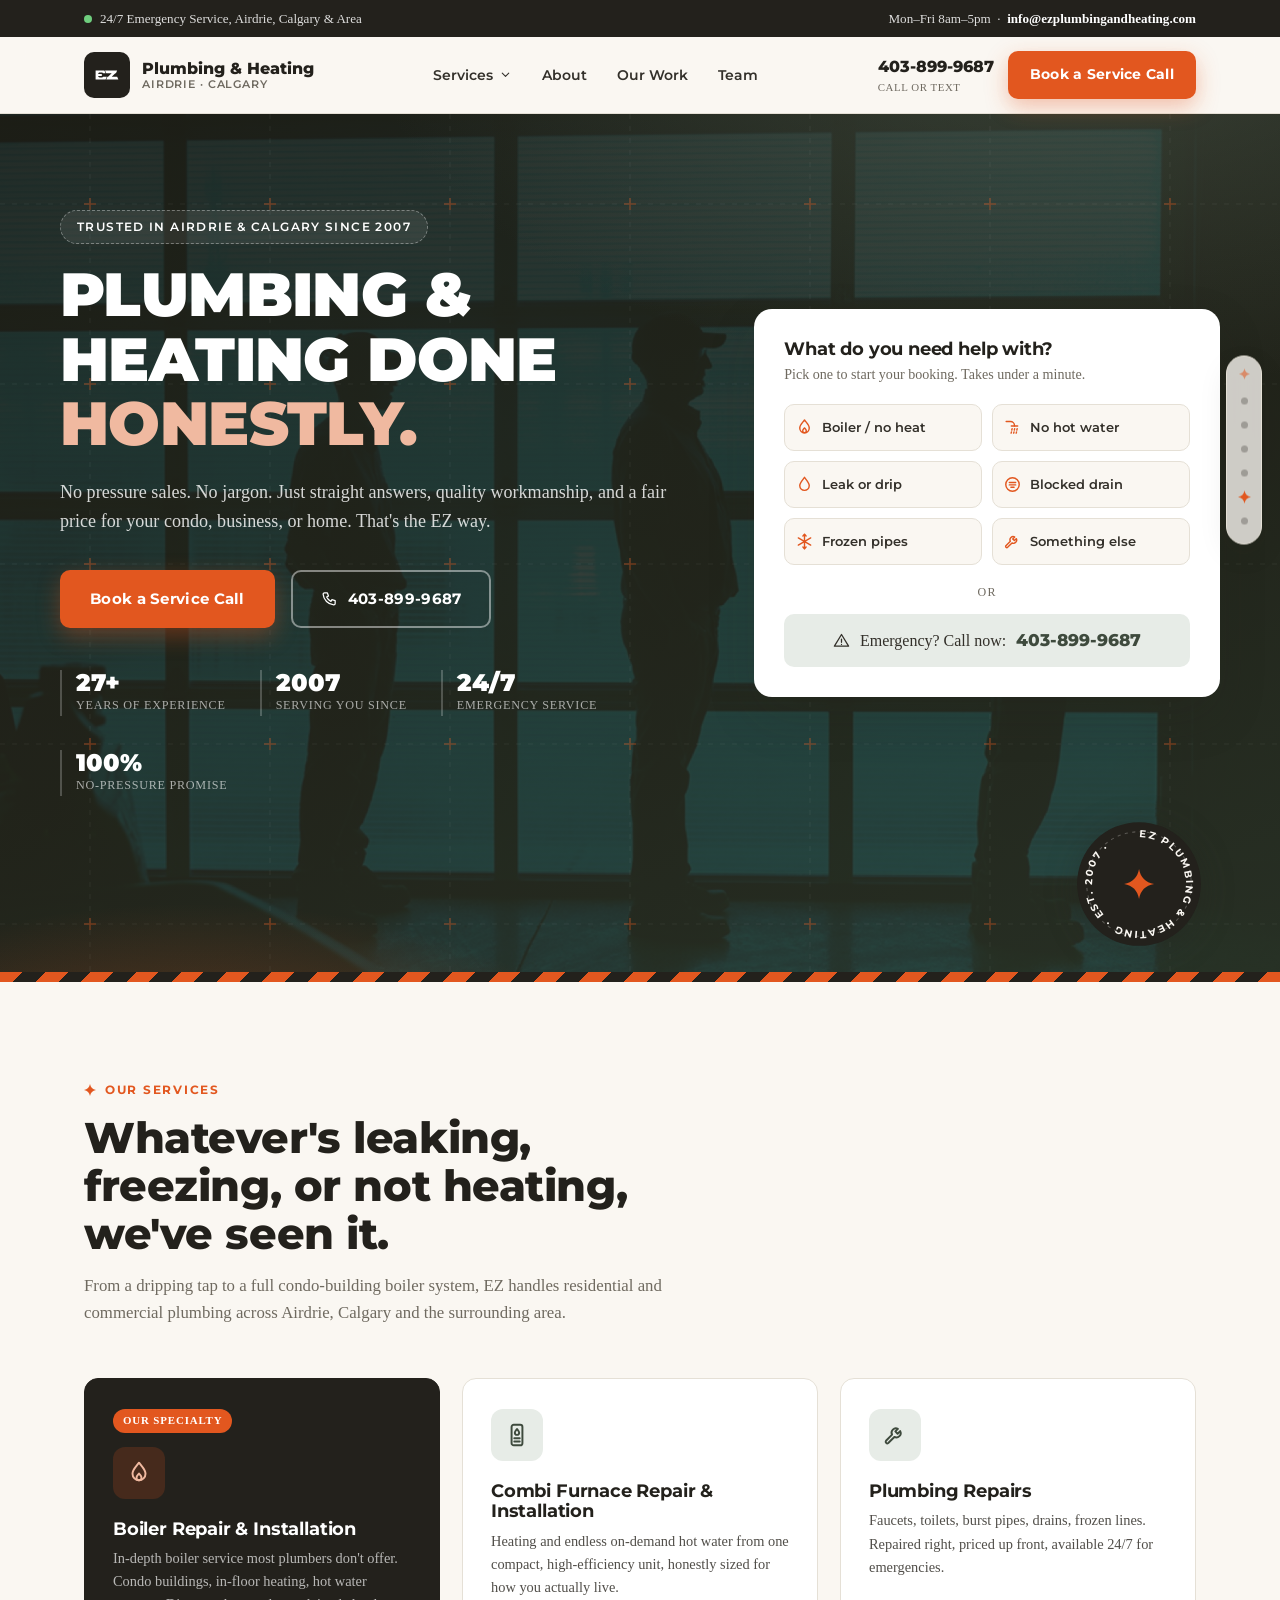
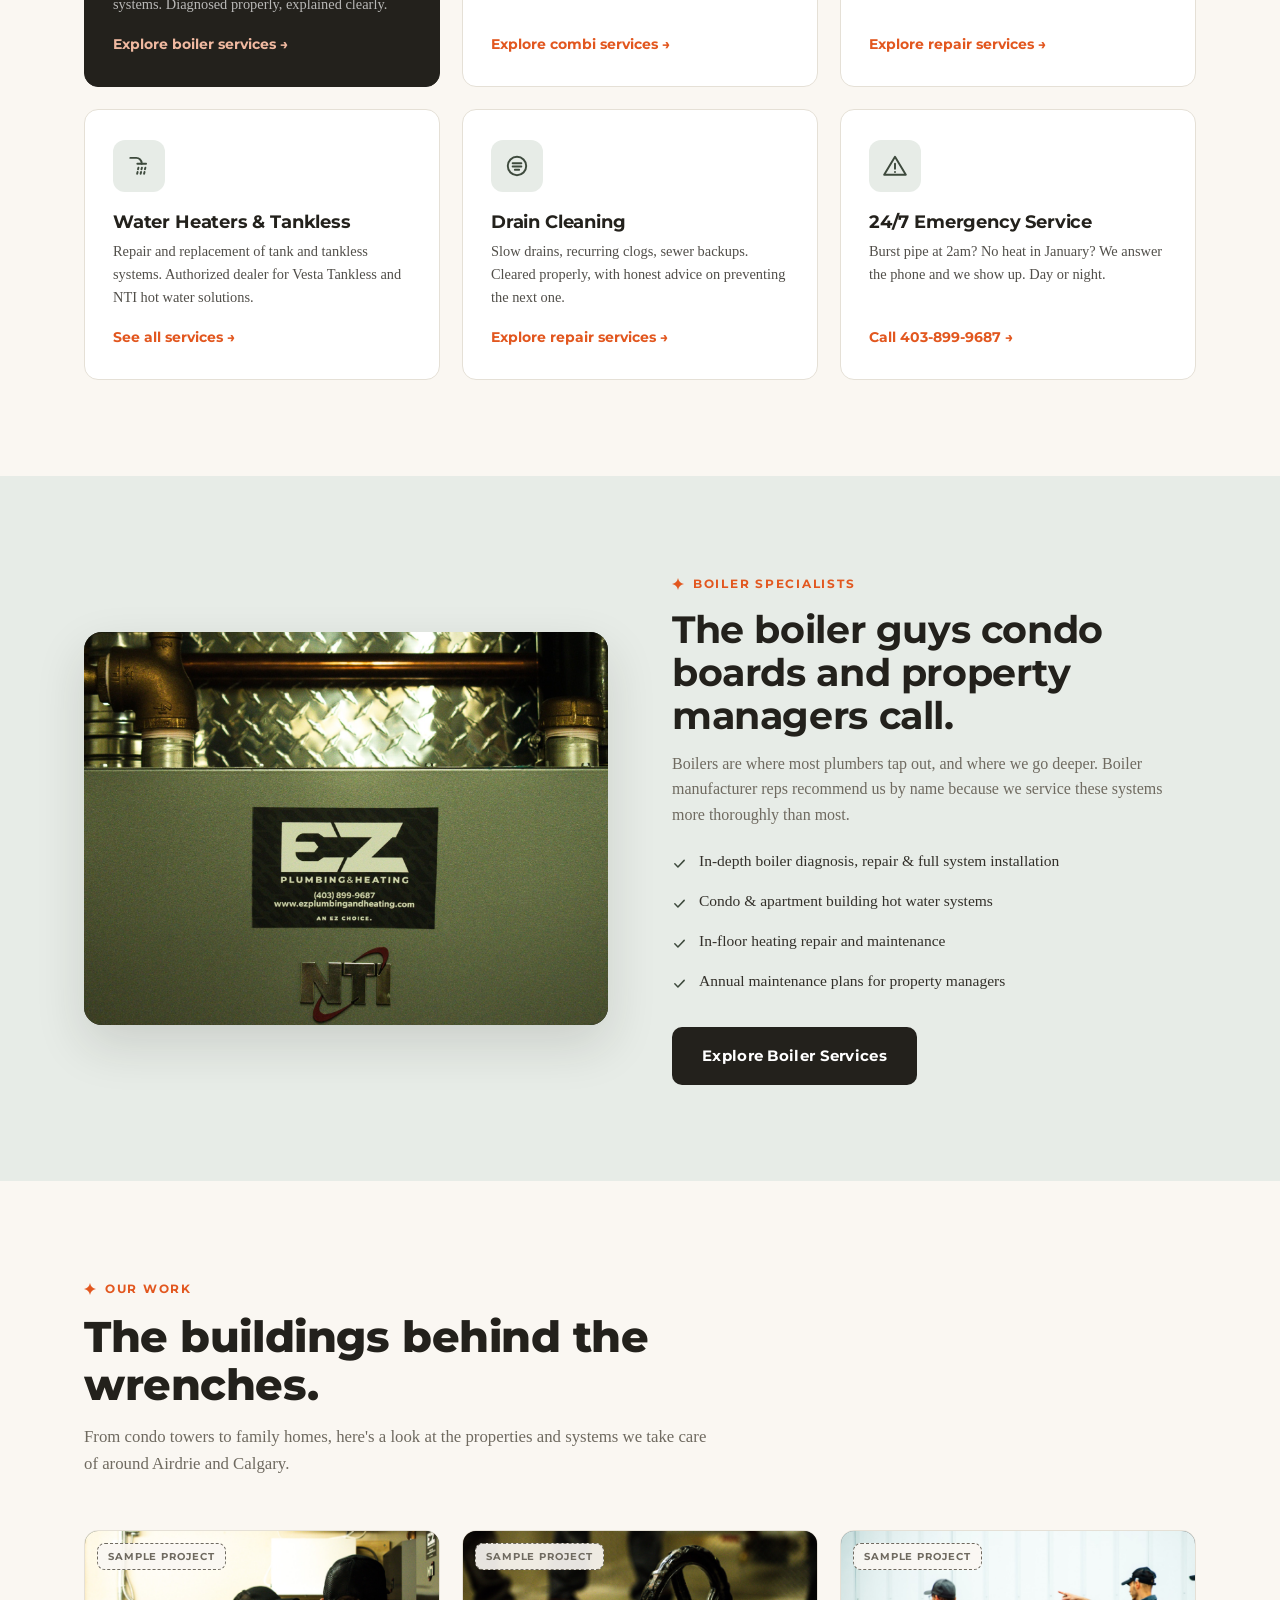
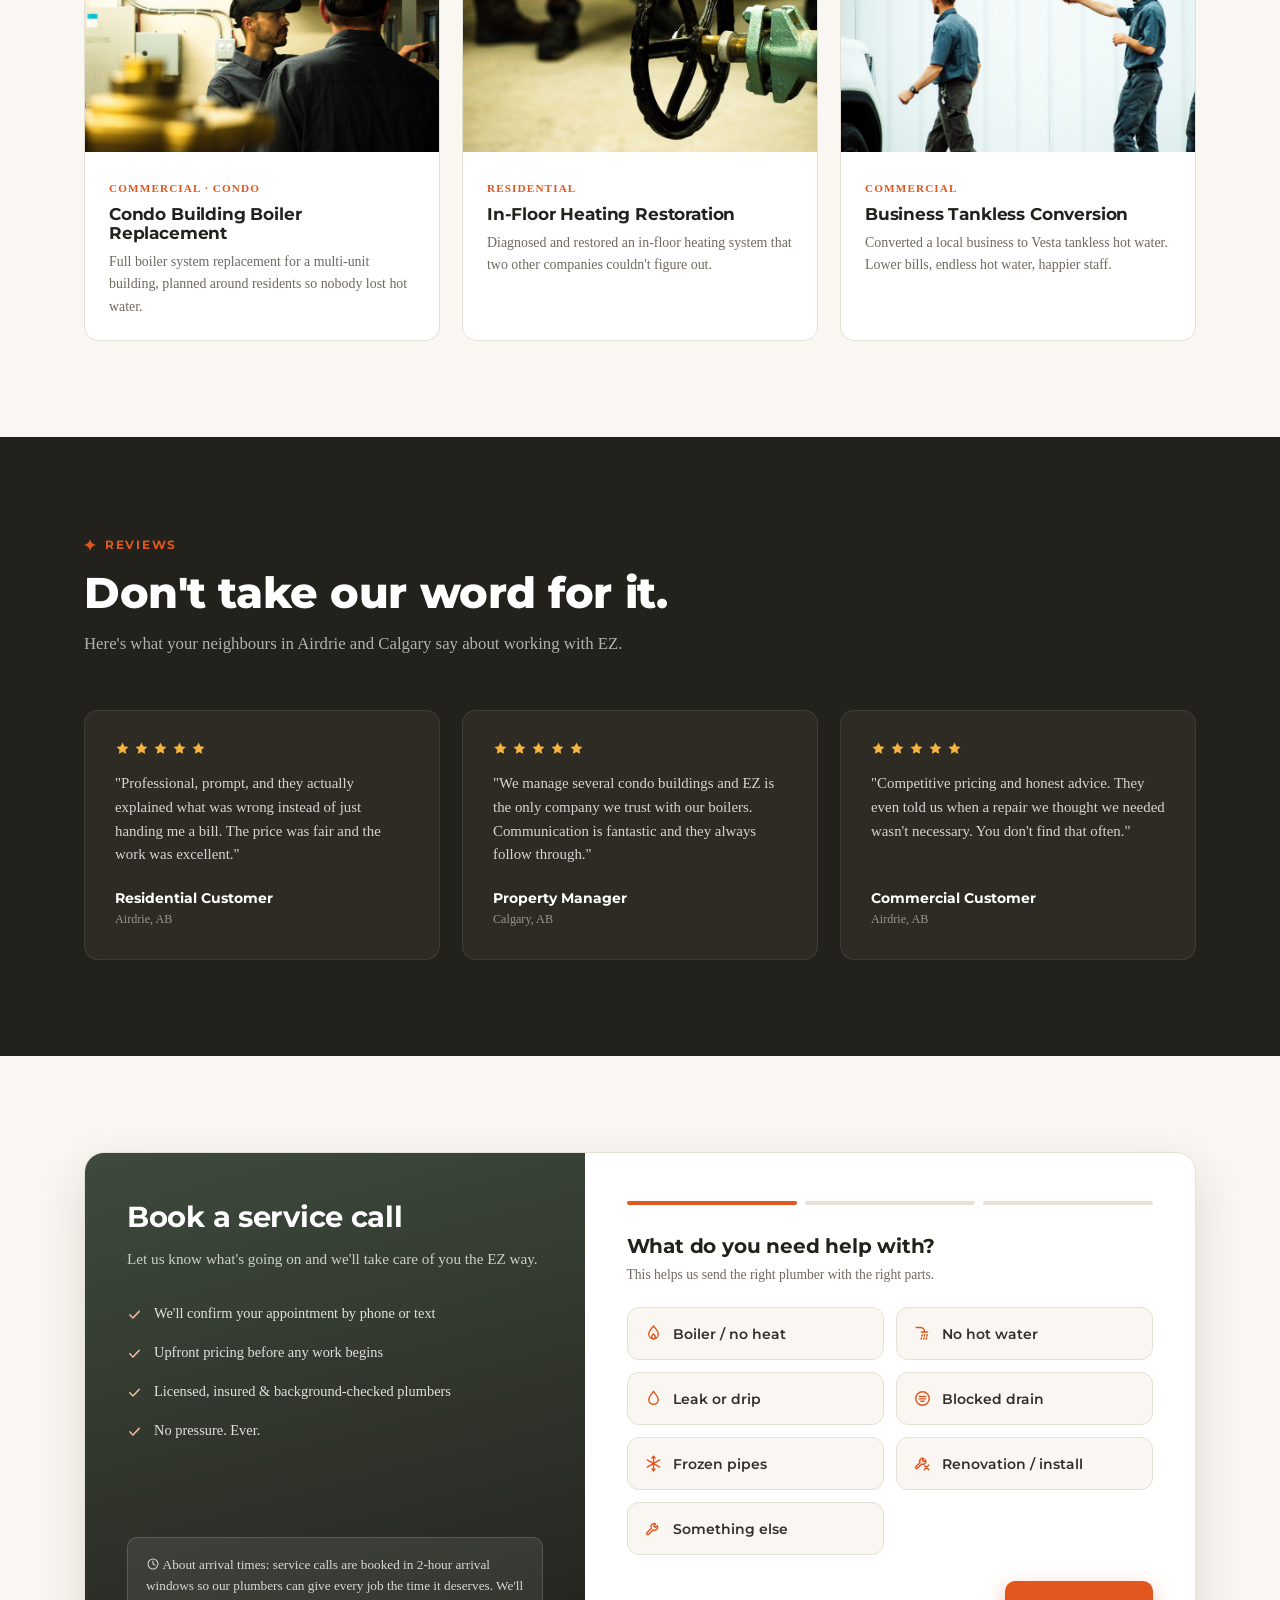
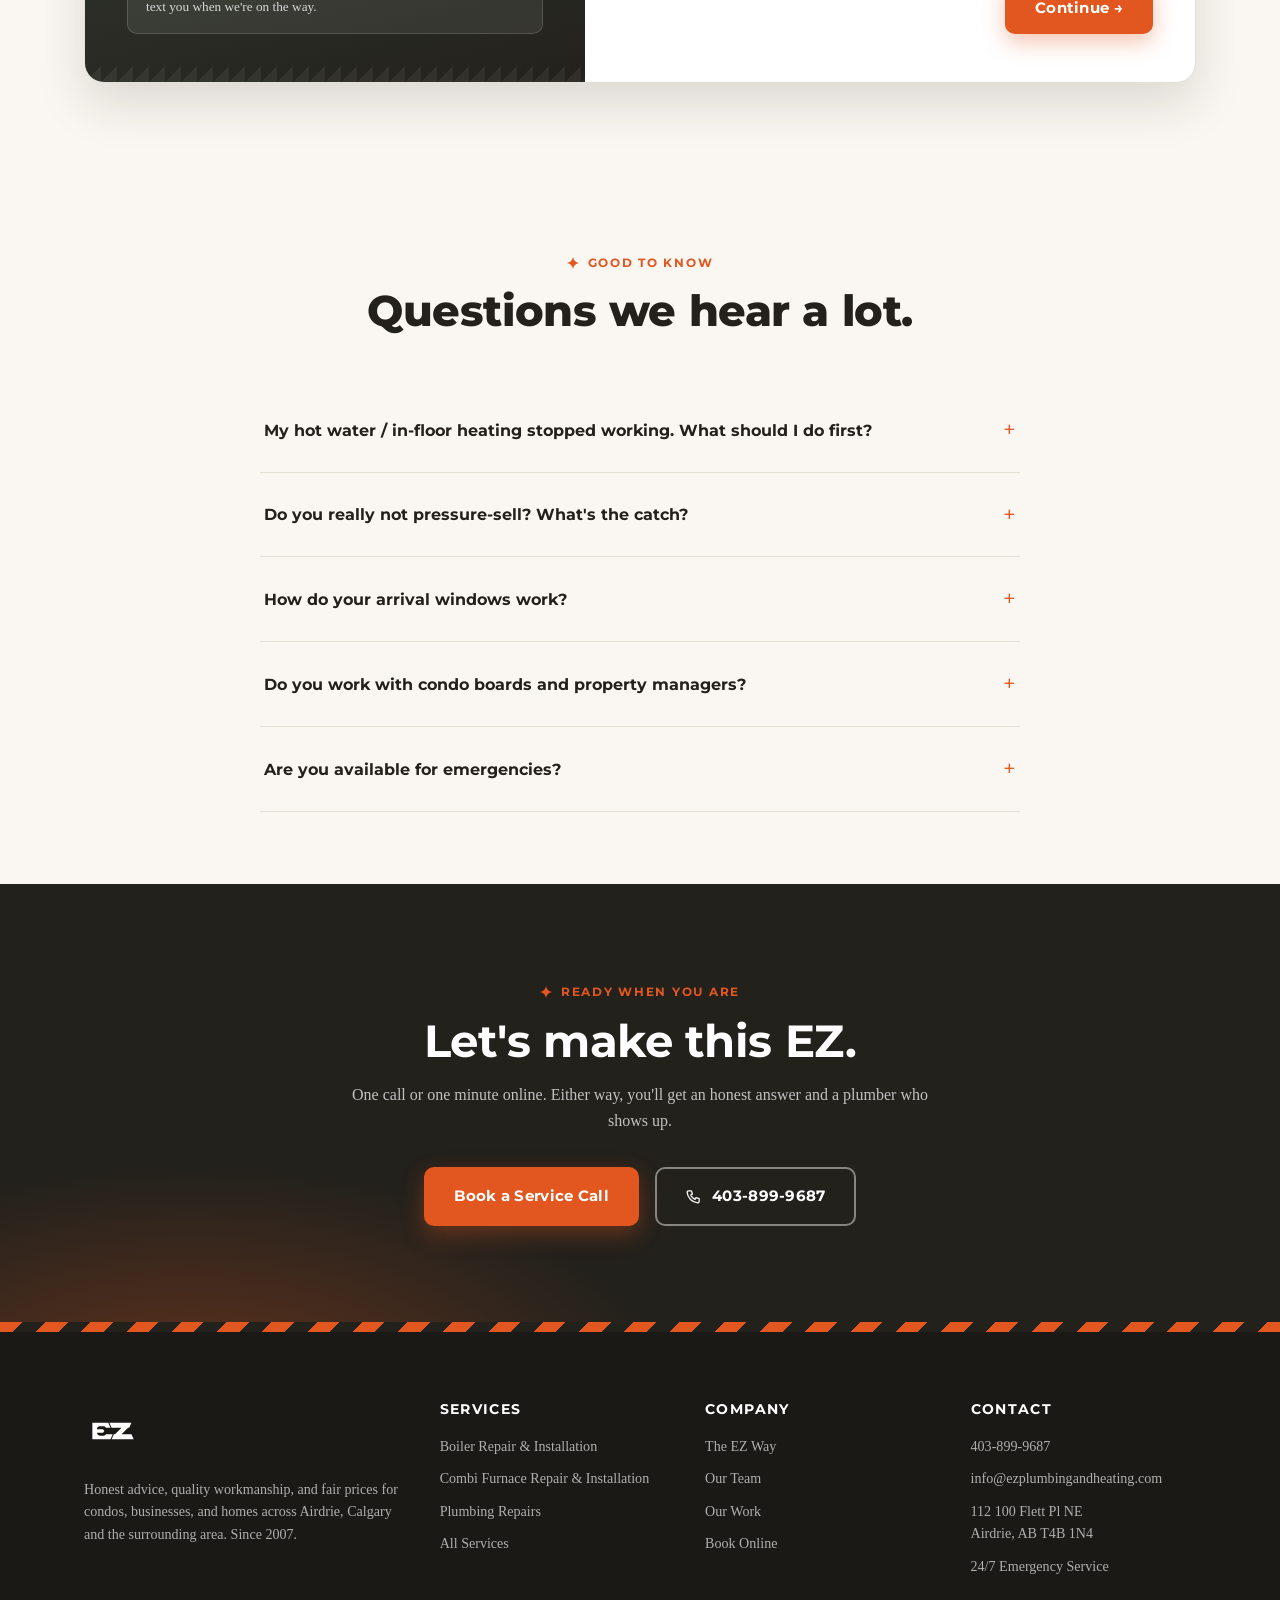
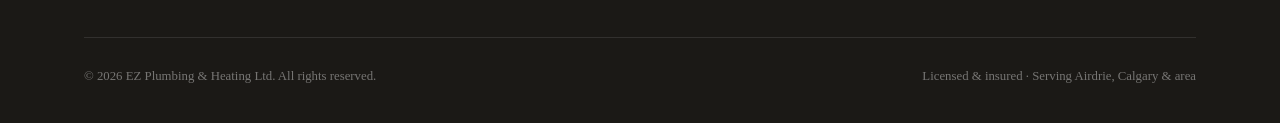
<file: index.html>
<!DOCTYPE html>
<html lang="en">
<head>
<meta charset="UTF-8">
<meta name="viewport" content="width=device-width, initial-scale=1.0">
<title>EZ Plumbing &amp; Heating | Honest Plumbers in Airdrie &amp; Calgary</title>
<meta name="description" content="Honest advice. Quality workmanship. Fair prices. EZ Plumbing & Heating serves condos, businesses, and homes in Airdrie, Calgary and area since 2007. 24/7 emergency service.">
<link rel="preconnect" href="https://fonts.googleapis.com">
<link rel="preconnect" href="https://fonts.gstatic.com" crossorigin>
<link href="https://fonts.googleapis.com/css2?family=Montserrat:wght@500;600;700;800;900&display=swap" rel="stylesheet">
<link href="https://api.fontshare.com/v2/css?f[]=trench-slab@300,400,500&display=swap" rel="stylesheet">
<link rel="canonical" href="https://www.ezplumbingandheating.com/">
<meta name="theme-color" content="#23211c">
<meta property="og:type" content="website">
<meta property="og:site_name" content="EZ Plumbing &amp; Heating">
<meta property="og:locale" content="en_CA">
<meta property="og:title" content="EZ Plumbing &amp; Heating | Honest Plumbers in Airdrie &amp; Calgary">
<meta property="og:description" content="Honest advice. Quality workmanship. Fair prices. EZ Plumbing & Heating serves condos, businesses, and homes in Airdrie, Calgary and area since 2007. 24/7 emergency service.">
<meta property="og:url" content="https://www.ezplumbingandheating.com/">
<meta property="og:image" content="https://www.ezplumbingandheating.com/assets/photos/about-header.jpg">
<meta name="twitter:card" content="summary_large_image">
<meta name="twitter:title" content="EZ Plumbing &amp; Heating | Honest Plumbers in Airdrie &amp; Calgary">
<meta name="twitter:description" content="Honest advice. Quality workmanship. Fair prices. EZ Plumbing & Heating serves condos, businesses, and homes in Airdrie, Calgary and area since 2007. 24/7 emergency service.">
<meta name="twitter:image" content="https://www.ezplumbingandheating.com/assets/photos/about-header.jpg">
<link rel="icon" type="image/png" href="assets/favicon.png">
<link rel="stylesheet" href="styles.css">
<script type="application/ld+json">
{
 "@context": "https://schema.org",
 "@graph": [
  {
   "@type": "Plumber",
   "@id": "https://www.ezplumbingandheating.com/#business",
   "name": "EZ Plumbing & Heating",
   "url": "https://www.ezplumbingandheating.com/",
   "logo": "https://www.ezplumbingandheating.com/assets/favicon.png",
   "image": "https://www.ezplumbingandheating.com/assets/photos/boilers-passion.jpg",
   "telephone": "+1-403-899-9687",
   "email": "info@ezplumbingandheating.com",
   "foundingDate": "2007",
   "address": {
    "@type": "PostalAddress",
    "streetAddress": "112 100 Flett Pl NE",
    "addressLocality": "Airdrie",
    "addressRegion": "AB",
    "postalCode": "T4B 1N4",
    "addressCountry": "CA"
   },
   "areaServed": [
    {
     "@type": "City",
     "name": "Airdrie"
    },
    {
     "@type": "City",
     "name": "Calgary"
    }
   ],
   "openingHoursSpecification": [
    {
     "@type": "OpeningHoursSpecification",
     "dayOfWeek": [
      "Monday",
      "Tuesday",
      "Wednesday",
      "Thursday",
      "Friday"
     ],
     "opens": "08:00",
     "closes": "17:00"
    }
   ],
   "description": "Plumbing and heating company serving Airdrie, Calgary and area since 2007. Boiler repair and installation specialists, combi furnaces, plumbing repairs, and 24/7 emergency service. Honest advice, quality workmanship, fair prices.",
   "slogan": "Honest advice. Quality workmanship. Fair price.",
   "knowsAbout": [
    "Boiler repair",
    "Boiler installation",
    "Combi furnaces",
    "In-floor heating",
    "Tankless water heaters",
    "Plumbing repairs",
    "Drain cleaning",
    "Condo building hot water systems"
   ],
   "hasOfferCatalog": {
    "@type": "OfferCatalog",
    "name": "Plumbing & Heating Services",
    "itemListElement": [
     {
      "@type": "Offer",
      "itemOffered": {
       "@type": "Service",
       "name": "Boiler Repair & Installation",
       "url": "https://www.ezplumbingandheating.com/boilers.html"
      }
     },
     {
      "@type": "Offer",
      "itemOffered": {
       "@type": "Service",
       "name": "Combi Furnace Repair & Installation",
       "url": "https://www.ezplumbingandheating.com/combi-furnace.html"
      }
     },
     {
      "@type": "Offer",
      "itemOffered": {
       "@type": "Service",
       "name": "Plumbing Repairs",
       "url": "https://www.ezplumbingandheating.com/plumbing-repairs.html"
      }
     },
     {
      "@type": "Offer",
      "itemOffered": {
       "@type": "Service",
       "name": "Water Heaters & Tankless",
       "url": "https://www.ezplumbingandheating.com/services.html"
      }
     },
     {
      "@type": "Offer",
      "itemOffered": {
       "@type": "Service",
       "name": "Drain Cleaning",
       "url": "https://www.ezplumbingandheating.com/plumbing-repairs.html"
      }
     },
     {
      "@type": "Offer",
      "itemOffered": {
       "@type": "Service",
       "name": "24/7 Emergency Service",
       "url": "https://www.ezplumbingandheating.com/plumbing-repairs.html"
      }
     }
    ]
   }
  },
  {
   "@type": "WebSite",
   "@id": "https://www.ezplumbingandheating.com/#website",
   "url": "https://www.ezplumbingandheating.com/",
   "name": "EZ Plumbing & Heating",
   "publisher": {
    "@id": "https://www.ezplumbingandheating.com/#business"
   },
   "inLanguage": "en-CA"
  },
  {
   "@type": "FAQPage",
   "mainEntity": [
    {
     "@type": "Question",
     "name": "My hot water / in-floor heating stopped working. What should I do first?",
     "acceptedAnswer": {
      "@type": "Answer",
      "text": "Check that your thermostat has power and your gas is on. If both look fine, don't start taking things apart. Boiler systems are complex and easy to make worse. Give us a call and we'll walk you through what to check safely before we even book a visit."
     }
    },
    {
     "@type": "Question",
     "name": "Do you really not pressure-sell? What's the catch?",
     "acceptedAnswer": {
      "@type": "Answer",
      "text": "No catch. We'll lay out your options with real prices, tell you what we'd do in your shoes, and let you decide. If you want to shop around, we'll even suggest other reputable plumbers to get quotes from. We win on trust, not tactics."
     }
    },
    {
     "@type": "Question",
     "name": "How do your arrival windows work?",
     "acceptedAnswer": {
      "@type": "Answer",
      "text": "We book service calls in 2-hour arrival windows rather than exact times. That way our plumbers never have to rush the job before yours, and yours gets the same respect. We'll text you when we're on the way."
     }
    },
    {
     "@type": "Question",
     "name": "Do you work with condo boards and property managers?",
     "acceptedAnswer": {
      "@type": "Answer",
      "text": "Yes, it's one of our specialties. We service and install boiler and hot water systems for multi-unit buildings across Airdrie and Calgary, and boiler manufacturer reps regularly recommend us for this exact work. Ask about maintenance plans."
     }
    },
    {
     "@type": "Question",
     "name": "Are you available for emergencies?",
     "acceptedAnswer": {
      "@type": "Answer",
      "text": "24/7. Burst pipes, floods, and no-heat calls in an Alberta winter can't wait until Monday. Call 403-899-9687 any time and you'll reach a real person."
     }
    }
   ]
  }
 ]
}
</script>
</head>
<body>

<!-- ============ TOP BAR ============ -->
<div class="topbar">
  <div class="container">
    <div class="left"><span class="pulse-dot"></span>24/7 Emergency Service, Airdrie, Calgary &amp; Area</div>
    <div class="right">Mon–Fri 8am–5pm &nbsp;·&nbsp; <a href="mailto:info@ezplumbingandheating.com">info@ezplumbingandheating.com</a></div>
  </div>
</div>

<!-- ============ NAV ============ -->
<nav class="nav">
  <div class="container">
    <a class="nav-logo" href="index.html">
      <span class="mark"><img src="assets/ez-logo-white.svg" alt="EZ Plumbing &amp; Heating logo"></span>
      <div class="word">Plumbing &amp; Heating<span>Airdrie · Calgary</span></div>
    </a>
    <ul class="nav-links">
      <li class="has-dropdown">
        <a href="services.html">Services <svg class="caret" aria-hidden="true"><use href="assets/icons.svg#chevron"/></svg></a>
        <ul class="nav-dropdown">
          <li><a href="boilers.html">Boiler Repair &amp; Installation</a></li>
          <li><a href="combi-furnace.html">Combi Furnace Repair &amp; Installation</a></li>
          <li><a href="plumbing-repairs.html">Plumbing Repairs</a></li>
          <li class="all"><a href="services.html">All Services &rarr;</a></li>
        </ul>
      </li>
      <li><a href="why-ez.html">About</a></li>
      <li><a href="our-work.html">Our Work</a></li>
      <li><a href="team.html">Team</a></li>
    </ul>
    <div class="nav-cta">
      <a class="nav-phone" href="tel:4038999687">403-899-9687<small>Call or text</small></a>
      <a class="btn btn-primary small" href="#book">Book a Service Call</a>
    </div>
  </div>
</nav>

<!-- ============ HERO ============ -->
<header class="hero">
  <div class="container hero-inner">
    <div>
      <span class="hero-badge">Trusted in Airdrie &amp; Calgary since 2007</span>
      <h1>Plumbing &amp; heating done <em>honestly.</em></h1>
      <p class="lede">No pressure sales. No jargon. Just straight answers, quality workmanship, and a fair price for your condo, business, or home. That's the EZ way.</p>
      <div class="hero-ctas">
        <a class="btn btn-primary" href="#book">Book a Service Call</a>
        <a class="btn btn-ghost" href="tel:4038999687"><svg class="ico" aria-hidden="true"><use href="assets/icons.svg#phone"/></svg> 403-899-9687</a>
      </div>
      <div class="hero-trust">
        <div class="item"><div class="num">27+</div><div class="lbl">Years of experience</div></div>
        <div class="item"><div class="num">2007</div><div class="lbl">Serving you since</div></div>
        <div class="item"><div class="num">24/7</div><div class="lbl">Emergency service</div></div>
        <div class="item"><div class="num">100%</div><div class="lbl">No-pressure promise</div></div>
      </div>
    </div>
    <div class="hero-card">
      <h3>What do you need help with?</h3>
      <p>Pick one to start your booking. Takes under a minute.</p>
      <div class="quick-options">
        <button onclick="startBooking('Boiler / no heat')"><svg class="ico" aria-hidden="true"><use href="assets/icons.svg#flame"/></svg> Boiler / no heat</button>
        <button onclick="startBooking('No hot water')"><svg class="ico" aria-hidden="true"><use href="assets/icons.svg#shower"/></svg> No hot water</button>
        <button onclick="startBooking('Leak or drip')"><svg class="ico" aria-hidden="true"><use href="assets/icons.svg#droplet"/></svg> Leak or drip</button>
        <button onclick="startBooking('Blocked drain')"><svg class="ico" aria-hidden="true"><use href="assets/icons.svg#drain"/></svg> Blocked drain</button>
        <button onclick="startBooking('Frozen pipes')"><svg class="ico" aria-hidden="true"><use href="assets/icons.svg#snowflake"/></svg> Frozen pipes</button>
        <button onclick="startBooking('Something else')"><svg class="ico" aria-hidden="true"><use href="assets/icons.svg#wrench"/></svg> Something else</button>
      </div>
      <div class="or">or</div>
      <div class="call-row"><svg class="ico" aria-hidden="true"><use href="assets/icons.svg#alert"/></svg> Emergency? Call now: <a href="tel:4038999687">403-899-9687</a></div>
    </div>
  </div>
  <svg class="badge-rot" viewBox="0 0 120 120" xmlns="http://www.w3.org/2000/svg" aria-hidden="true">
        <circle cx="60" cy="60" r="58" fill="#23211c"/>
        <circle cx="60" cy="60" r="49" fill="none" stroke="#faf7f2" stroke-opacity="0.25" stroke-width="1" stroke-dasharray="3 4"/>
        <defs><path id="badge-circ" d="M60 16a44 44 0 1 1-0.01 0"/></defs>
        <text fill="#faf7f2" font-family="Montserrat, sans-serif" font-size="9.5" font-weight="700" letter-spacing="1.6">
          <textPath href="#badge-circ">EZ PLUMBING &amp; HEATING · EST. 2007 ·</textPath>
        </text>
        <path fill="#e2571f" transform="translate(46,46) scale(1.17)" d="M12 0C13.2 6.8 17.2 10.8 24 12 17.2 13.2 13.2 17.2 12 24 10.8 17.2 6.8 13.2 0 12 6.8 10.8 10.8 6.8 12 0Z"/>
      </svg>
</header>

<div class="stripe-divider" aria-hidden="true"></div>

<!-- ============ SERVICES ============ -->
<section class="section" id="services" data-rail="Services">
  <div class="container">
    <div class="section-head">
      <span class="eyebrow">Our Services</span>
      <h2>Whatever's leaking, freezing, or not heating, we've seen it.</h2>
      <p>From a dripping tap to a full condo-building boiler system, EZ handles residential and commercial plumbing across Airdrie, Calgary and the surrounding area.</p>
    </div>
    <div class="services-grid">
      <a class="service-card featured" href="boilers.html">
        <span class="tag">Our Specialty</span>
        <div class="icon"><svg class="ico" aria-hidden="true"><use href="assets/icons.svg#flame"/></svg></div>
        <h3>Boiler Repair &amp; Installation</h3>
        <p>In-depth boiler service most plumbers don't offer. Condo buildings, in-floor heating, hot water systems. Diagnosed properly, explained clearly.</p>
        <span class="link">Explore boiler services →</span>
      </a>
      <a class="service-card" href="combi-furnace.html">
        <div class="icon"><svg class="ico" aria-hidden="true"><use href="assets/icons.svg#combi"/></svg></div>
        <h3>Combi Furnace Repair &amp; Installation</h3>
        <p>Heating and endless on-demand hot water from one compact, high-efficiency unit, honestly sized for how you actually live.</p>
        <span class="link">Explore combi services →</span>
      </a>
      <a class="service-card" href="plumbing-repairs.html">
        <div class="icon"><svg class="ico" aria-hidden="true"><use href="assets/icons.svg#wrench"/></svg></div>
        <h3>Plumbing Repairs</h3>
        <p>Faucets, toilets, burst pipes, drains, frozen lines. Repaired right, priced up front, available 24/7 for emergencies.</p>
        <span class="link">Explore repair services →</span>
      </a>
      <a class="service-card" href="services.html">
        <div class="icon"><svg class="ico" aria-hidden="true"><use href="assets/icons.svg#shower"/></svg></div>
        <h3>Water Heaters &amp; Tankless</h3>
        <p>Repair and replacement of tank and tankless systems. Authorized dealer for Vesta Tankless and NTI hot water solutions.</p>
        <span class="link">See all services →</span>
      </a>
      <a class="service-card" href="plumbing-repairs.html">
        <div class="icon"><svg class="ico" aria-hidden="true"><use href="assets/icons.svg#drain"/></svg></div>
        <h3>Drain Cleaning</h3>
        <p>Slow drains, recurring clogs, sewer backups. Cleared properly, with honest advice on preventing the next one.</p>
        <span class="link">Explore repair services →</span>
      </a>
      <a class="service-card" href="#book">
        <div class="icon"><svg class="ico" aria-hidden="true"><use href="assets/icons.svg#alert"/></svg></div>
        <h3>24/7 Emergency Service</h3>
        <p>Burst pipe at 2am? No heat in January? We answer the phone and we show up. Day or night.</p>
        <span class="link">Call 403-899-9687 →</span>
      </a>
    </div>
  </div>
</section>

<!-- ============ BOILER FEATURE ============ -->
<section class="section boiler-feature" id="boilers" data-rail="Boiler Specialists">
  <div class="container boiler-split">
    <div class="visual">
      <img src="assets/photos/boilers-passion.jpg" alt="NTI boiler installed by EZ Plumbing &amp; Heating" loading="lazy">
    </div>
    <div>
      <span class="eyebrow">Boiler Specialists</span>
      <h2 style="font-size: clamp(1.8rem, 3vw, 2.4rem); margin-bottom: 14px;">The boiler guys condo boards and property managers call.</h2>
      <p style="color: var(--muted);">Boilers are where most plumbers tap out, and where we go deeper. Boiler manufacturer reps recommend us by name because we service these systems more thoroughly than most.</p>
      <ul class="check-list">
        <li><span class="chk"><svg class="ico" aria-hidden="true"><use href="assets/icons.svg#check"/></svg></span>In-depth boiler diagnosis, repair &amp; full system installation</li>
        <li><span class="chk"><svg class="ico" aria-hidden="true"><use href="assets/icons.svg#check"/></svg></span>Condo &amp; apartment building hot water systems</li>
        <li><span class="chk"><svg class="ico" aria-hidden="true"><use href="assets/icons.svg#check"/></svg></span>In-floor heating repair and maintenance</li>
        <li><span class="chk"><svg class="ico" aria-hidden="true"><use href="assets/icons.svg#check"/></svg></span>Annual maintenance plans for property managers</li>
      </ul>
      <a class="btn btn-dark" href="boilers.html">Explore Boiler Services</a>
    </div>
  </div>
</section>

<!-- ============ PROJECTS ============ -->
<section class="section" id="projects" data-rail="Our Work">
  <div class="container">
    <div class="section-head">
      <span class="eyebrow">Our Work</span>
      <h2>The buildings behind the wrenches.</h2>
      <p>From condo towers to family homes, here's a look at the properties and systems we take care of around Airdrie and Calgary.</p>
    </div>
    <div class="projects-grid">
      <div class="project-card">
        <div class="thumb t1">
          <span class="sample-tag">Sample project</span>
          <img src="assets/photos/simple-to-complex.jpg" alt="EZ technicians working on a condo building boiler" loading="lazy">
        </div>
        <div class="body">
          <span class="cat">Commercial · Condo</span>
          <h3>Condo Building Boiler Replacement</h3>
          <p>Full boiler system replacement for a multi-unit building, planned around residents so nobody lost hot water.</p>
        </div>
      </div>
      <div class="project-card">
        <div class="thumb t2">
          <span class="sample-tag">Sample project</span>
          <img src="assets/photos/session-54.jpg" alt="Valve on a residential heating system" loading="lazy">
        </div>
        <div class="body">
          <span class="cat">Residential</span>
          <h3>In-Floor Heating Restoration</h3>
          <p>Diagnosed and restored an in-floor heating system that two other companies couldn't figure out.</p>
        </div>
      </div>
      <div class="project-card">
        <div class="thumb t3">
          <span class="sample-tag">Sample project</span>
          <img src="assets/photos/we-build-trust.jpg" alt="EZ technicians at a commercial job site" loading="lazy">
        </div>
        <div class="body">
          <span class="cat">Commercial</span>
          <h3>Business Tankless Conversion</h3>
          <p>Converted a local business to Vesta tankless hot water. Lower bills, endless hot water, happier staff.</p>
        </div>
      </div>
    </div>
  </div>
</section>

<!-- ============ TESTIMONIALS ============ -->
<section class="section testimonials" id="reviews" data-rail="Reviews">
  <div class="container">
    <div class="section-head">
      <span class="eyebrow">Reviews</span>
      <h2>Don't take our word for it.</h2>
      <p>Here's what your neighbours in Airdrie and Calgary say about working with EZ.</p>
    </div>
    <div class="quote-grid">
      <div class="quote">
        <div class="stars" aria-label="5 stars"><svg class="ico" aria-hidden="true"><use href="assets/icons.svg#star"/></svg><svg class="ico" aria-hidden="true"><use href="assets/icons.svg#star"/></svg><svg class="ico" aria-hidden="true"><use href="assets/icons.svg#star"/></svg><svg class="ico" aria-hidden="true"><use href="assets/icons.svg#star"/></svg><svg class="ico" aria-hidden="true"><use href="assets/icons.svg#star"/></svg></div>
        <p>"Professional, prompt, and they actually explained what was wrong instead of just handing me a bill. The price was fair and the work was excellent."</p>
        <div class="who">Residential Customer<span>Airdrie, AB</span></div>
      </div>
      <div class="quote">
        <div class="stars" aria-label="5 stars"><svg class="ico" aria-hidden="true"><use href="assets/icons.svg#star"/></svg><svg class="ico" aria-hidden="true"><use href="assets/icons.svg#star"/></svg><svg class="ico" aria-hidden="true"><use href="assets/icons.svg#star"/></svg><svg class="ico" aria-hidden="true"><use href="assets/icons.svg#star"/></svg><svg class="ico" aria-hidden="true"><use href="assets/icons.svg#star"/></svg></div>
        <p>"We manage several condo buildings and EZ is the only company we trust with our boilers. Communication is fantastic and they always follow through."</p>
        <div class="who">Property Manager<span>Calgary, AB</span></div>
      </div>
      <div class="quote">
        <div class="stars" aria-label="5 stars"><svg class="ico" aria-hidden="true"><use href="assets/icons.svg#star"/></svg><svg class="ico" aria-hidden="true"><use href="assets/icons.svg#star"/></svg><svg class="ico" aria-hidden="true"><use href="assets/icons.svg#star"/></svg><svg class="ico" aria-hidden="true"><use href="assets/icons.svg#star"/></svg><svg class="ico" aria-hidden="true"><use href="assets/icons.svg#star"/></svg></div>
        <p>"Competitive pricing and honest advice. They even told us when a repair we thought we needed wasn't necessary. You don't find that often."</p>
        <div class="who">Commercial Customer<span>Airdrie, AB</span></div>
      </div>
    </div>
  </div>
</section>

<!-- ============ BOOKING ============ -->
<section class="section booking" id="book" data-rail="Book Online">
  <div class="container">
    <div class="booking-shell">
      <div class="booking-side">
        <h2>Book a service call</h2>
        <p>Let us know what's going on and we'll take care of you the EZ way.</p>
        <ul class="expect">
          <li><span class="chk"><svg class="ico" aria-hidden="true"><use href="assets/icons.svg#check"/></svg></span>We'll confirm your appointment by phone or text</li>
          <li><span class="chk"><svg class="ico" aria-hidden="true"><use href="assets/icons.svg#check"/></svg></span>Upfront pricing before any work begins</li>
          <li><span class="chk"><svg class="ico" aria-hidden="true"><use href="assets/icons.svg#check"/></svg></span>Licensed, insured &amp; background-checked plumbers</li>
          <li><span class="chk"><svg class="ico" aria-hidden="true"><use href="assets/icons.svg#check"/></svg></span>No pressure. Ever.</li>
        </ul>
        <div class="window-note">
          <strong><svg class="ico" aria-hidden="true"><use href="assets/icons.svg#clock"/></svg> About arrival times:</strong> service calls are booked in 2-hour arrival windows so our plumbers can give every job the time it deserves. We'll text you when we're on the way.
        </div>
      </div>
      <div class="booking-form">
        <div class="form-progress">
          <div class="bar active" data-bar="1"></div>
          <div class="bar" data-bar="2"></div>
          <div class="bar" data-bar="3"></div>
        </div>

        <!-- STEP 1 -->
        <div class="form-step active" data-step="1">
          <h3>What do you need help with?</h3>
          <p class="hint">This helps us send the right plumber with the right parts.</p>
          <div class="choice-grid" data-group="service">
            <button class="choice" data-value="Boiler / no heat"><svg class="ico" aria-hidden="true"><use href="assets/icons.svg#flame"/></svg> Boiler / no heat</button>
            <button class="choice" data-value="No hot water"><svg class="ico" aria-hidden="true"><use href="assets/icons.svg#shower"/></svg> No hot water</button>
            <button class="choice" data-value="Leak or drip"><svg class="ico" aria-hidden="true"><use href="assets/icons.svg#droplet"/></svg> Leak or drip</button>
            <button class="choice" data-value="Blocked drain"><svg class="ico" aria-hidden="true"><use href="assets/icons.svg#drain"/></svg> Blocked drain</button>
            <button class="choice" data-value="Frozen pipes"><svg class="ico" aria-hidden="true"><use href="assets/icons.svg#snowflake"/></svg> Frozen pipes</button>
            <button class="choice" data-value="Renovation / install"><svg class="ico" aria-hidden="true"><use href="assets/icons.svg#tools"/></svg> Renovation / install</button>
            <button class="choice" data-value="Something else"><svg class="ico" aria-hidden="true"><use href="assets/icons.svg#wrench"/></svg> Something else</button>
          </div>
          <div class="form-nav">
            <span></span>
            <button class="btn btn-primary" onclick="nextStep(2)">Continue →</button>
          </div>
        </div>

        <!-- STEP 2 -->
        <div class="form-step" data-step="2">
          <h3>Tell us about the property.</h3>
          <p class="hint">Condo boards &amp; property managers: we specialize in multi-unit buildings.</p>
          <div class="choice-grid" data-group="property">
            <button class="choice" data-value="House"><svg class="ico" aria-hidden="true"><use href="assets/icons.svg#home"/></svg><span>House<small>Detached / duplex / townhouse</small></span></button>
            <button class="choice" data-value="Condo / apartment"><svg class="ico" aria-hidden="true"><use href="assets/icons.svg#building"/></svg><span>Condo or apartment<small>Unit or whole building</small></span></button>
            <button class="choice" data-value="Business"><svg class="ico" aria-hidden="true"><use href="assets/icons.svg#store"/></svg><span>Business<small>Commercial space</small></span></button>
            <button class="choice" data-value="Property manager"><svg class="ico" aria-hidden="true"><use href="assets/icons.svg#clipboard"/></svg><span>I manage properties<small>Multiple buildings / units</small></span></button>
          </div>
          <h3 style="font-size:1.05rem;">How urgent is it?</h3>
          <div class="choice-grid" data-group="urgency" style="margin-top:14px;">
            <button class="choice" data-value="Emergency"><svg class="ico" aria-hidden="true"><use href="assets/icons.svg#alert"/></svg><span>Emergency<small>Active leak / no heat now</small></span></button>
            <button class="choice" data-value="Soon"><svg class="ico" aria-hidden="true"><use href="assets/icons.svg#calendar"/></svg><span>This week<small>It's a problem, not a crisis</small></span></button>
            <button class="choice" data-value="Flexible"><svg class="ico" aria-hidden="true"><use href="assets/icons.svg#clock"/></svg><span>I'm flexible<small>Quote or planned work</small></span></button>
          </div>
          <div class="form-nav">
            <button class="btn btn-outline" onclick="prevStep(1)">← Back</button>
            <button class="btn btn-primary" onclick="nextStep(3)">Continue →</button>
          </div>
        </div>

        <!-- STEP 3 -->
        <div class="form-step" data-step="3">
          <h3>Almost done. How do we reach you?</h3>
          <p class="hint">We'll confirm your 2-hour arrival window by phone or text.</p>
          <div class="field-row">
            <div class="field"><label>Name</label><input type="text" id="f-name" placeholder="Your name"></div>
            <div class="field"><label>Phone</label><input type="tel" id="f-phone" placeholder="403-555-0123"></div>
          </div>
          <div class="field-row">
            <div class="field"><label>Email</label><input type="email" id="f-email" placeholder="you@email.com"></div>
            <div class="field"><label>Preferred day</label>
              <select id="f-day">
                <option>As soon as possible</option>
                <option>Morning (8am–12pm)</option>
                <option>Afternoon (12pm–5pm)</option>
                <option>I'll discuss when you call</option>
              </select>
            </div>
          </div>
          <div class="field"><label>Anything else we should know? (optional)</label><textarea id="f-notes" rows="3" placeholder="e.g. Boiler is in the basement mechanical room, building has 24 units…"></textarea></div>
          <div class="form-nav">
            <button class="btn btn-outline" onclick="prevStep(2)">← Back</button>
            <button class="btn btn-primary" onclick="submitBooking()">Request My Service Call</button>
          </div>
        </div>

        <!-- SUCCESS -->
        <div class="form-success" data-step="success">
          <div class="big-check"><svg width="34" height="34" viewBox="0 0 24 24" fill="none" stroke="currentColor" stroke-width="2.4"><path d="M4 12.5l5 5L20 6.5"/></svg></div>
          <h3>Request received!</h3>
          <p>Thanks. We've got your details. Someone from EZ will call or text you shortly to confirm your 2-hour arrival window. If it's an emergency, don't wait: <strong><a href="tel:4038999687" style="color:var(--orange);">403-899-9687</a></strong>.</p>
        </div>
      </div>
    </div>
  </div>
</section>

<!-- ============ FAQ ============ -->
<section class="section tight" id="faq" data-rail="FAQ">
  <div class="container">
    <div class="section-head center">
      <span class="eyebrow">Good to Know</span>
      <h2>Questions we hear a lot.</h2>
    </div>
    <div class="faq-list">
      <details class="faq-item">
        <summary>My hot water / in-floor heating stopped working. What should I do first?<span class="plus">+</span></summary>
        <div class="answer">Check that your thermostat has power and your gas is on. If both look fine, don't start taking things apart. Boiler systems are complex and easy to make worse. Give us a call and we'll walk you through what to check safely before we even book a visit.</div>
      </details>
      <details class="faq-item">
        <summary>Do you really not pressure-sell? What's the catch?<span class="plus">+</span></summary>
        <div class="answer">No catch. We'll lay out your options with real prices, tell you what we'd do in your shoes, and let you decide. If you want to shop around, we'll even suggest other reputable plumbers to get quotes from. We win on trust, not tactics.</div>
      </details>
      <details class="faq-item">
        <summary>How do your arrival windows work?<span class="plus">+</span></summary>
        <div class="answer">We book service calls in 2-hour arrival windows rather than exact times. That way our plumbers never have to rush the job before yours, and yours gets the same respect. We'll text you when we're on the way.</div>
      </details>
      <details class="faq-item">
        <summary>Do you work with condo boards and property managers?<span class="plus">+</span></summary>
        <div class="answer">Yes, it's one of our specialties. We service and install boiler and hot water systems for multi-unit buildings across Airdrie and Calgary, and boiler manufacturer reps regularly recommend us for this exact work. Ask about maintenance plans.</div>
      </details>
      <details class="faq-item">
        <summary>Are you available for emergencies?<span class="plus">+</span></summary>
        <div class="answer">24/7. Burst pipes, floods, and no-heat calls in an Alberta winter can't wait until Monday. Call 403-899-9687 any time and you'll reach a real person.</div>
      </details>
    </div>
  </div>
</section>

<!-- ============ CTA BAND ============ -->
<section class="section cta-band">
  <div class="container">
    <span class="eyebrow">Ready When You Are</span>
    <h2>Let's make this EZ.</h2>
    <p>One call or one minute online. Either way, you'll get an honest answer and a plumber who shows up.</p>
    <div class="btns">
      <a class="btn btn-primary" href="#book">Book a Service Call</a>
      <a class="btn btn-ghost" href="tel:4038999687"><svg class="ico" aria-hidden="true"><use href="assets/icons.svg#phone"/></svg> 403-899-9687</a>
    </div>
  </div>
</section>

<!-- ============ FOOTER ============ -->
<div class="stripe-divider" aria-hidden="true"></div>
<footer>
  <div class="container">
    <div class="footer-grid">
      <div class="footer-brand">
        <span class="mark"><img src="assets/ez-logo-white.svg" alt="EZ Plumbing &amp; Heating logo"></span>
        <p>Honest advice, quality workmanship, and fair prices for condos, businesses, and homes across Airdrie, Calgary and the surrounding area. Since 2007.</p>
      </div>
      <div>
        <h4>Services</h4>
        <ul>
          <li><a href="boilers.html">Boiler Repair &amp; Installation</a></li>
          <li><a href="combi-furnace.html">Combi Furnace Repair &amp; Installation</a></li>
          <li><a href="plumbing-repairs.html">Plumbing Repairs</a></li>
          <li><a href="services.html">All Services</a></li>
        </ul>
      </div>
      <div>
        <h4>Company</h4>
        <ul>
          <li><a href="why-ez.html">The EZ Way</a></li>
          <li><a href="team.html">Our Team</a></li>
          <li><a href="our-work.html">Our Work</a></li>
          <li><a href="#book">Book Online</a></li>
        </ul>
      </div>
      <div>
        <h4>Contact</h4>
        <ul>
          <li><a href="tel:4038999687">403-899-9687</a></li>
          <li><a href="mailto:info@ezplumbingandheating.com">info@ezplumbingandheating.com</a></li>
          <li>112 100 Flett Pl NE<br>Airdrie, AB T4B 1N4</li>
          <li>24/7 Emergency Service</li>
        </ul>
      </div>
    </div>
    <div class="footer-bottom">
      <span>© 2026 EZ Plumbing &amp; Heating Ltd. All rights reserved.</span>
      <span>Licensed &amp; insured · Serving Airdrie, Calgary &amp; area</span>
    </div>
  </div>
</footer>

<div class="mobile-call"><a href="tel:4038999687"><svg class="ico" aria-hidden="true"><use href="assets/icons.svg#phone"/></svg> Call EZ Now: 403-899-9687</a></div>

<script>
// ---------- Booking form ----------
const state = { service: null, property: null, urgency: null };

document.querySelectorAll('.choice-grid').forEach(grid => {
  const group = grid.dataset.group;
  grid.querySelectorAll('.choice').forEach(btn => {
    btn.addEventListener('click', () => {
      grid.querySelectorAll('.choice').forEach(b => b.classList.remove('selected'));
      btn.classList.add('selected');
      state[group] = btn.dataset.value;
    });
  });
});

function showStep(n) {
  document.querySelectorAll('.form-step, .form-success').forEach(s => s.classList.remove('active'));
  const el = document.querySelector(`[data-step="${n}"]`);
  if (el) el.classList.add('active');
  document.querySelectorAll('.form-progress .bar').forEach(b => {
    b.classList.toggle('active', +b.dataset.bar <= (n === 'success' ? 3 : n));
  });
}
function nextStep(n) { showStep(n); }
function prevStep(n) { showStep(n); }

function submitBooking() {
  // In production: POST to the booking/CRM endpoint (e.g. Jobber) here.
  showStep('success');
}

// Hero quick-start buttons: preselect the service and jump to the form
function startBooking(service) {
  state.service = service;
  const grid = document.querySelector('[data-group="service"]');
  grid.querySelectorAll('.choice').forEach(b => {
    b.classList.toggle('selected', b.dataset.value === service);
  });
  showStep(1);
  document.getElementById('book').scrollIntoView({ behavior: 'smooth' });
}
</script>

<script src="assets/site.js" defer></script>
</body>
</html>
</file>
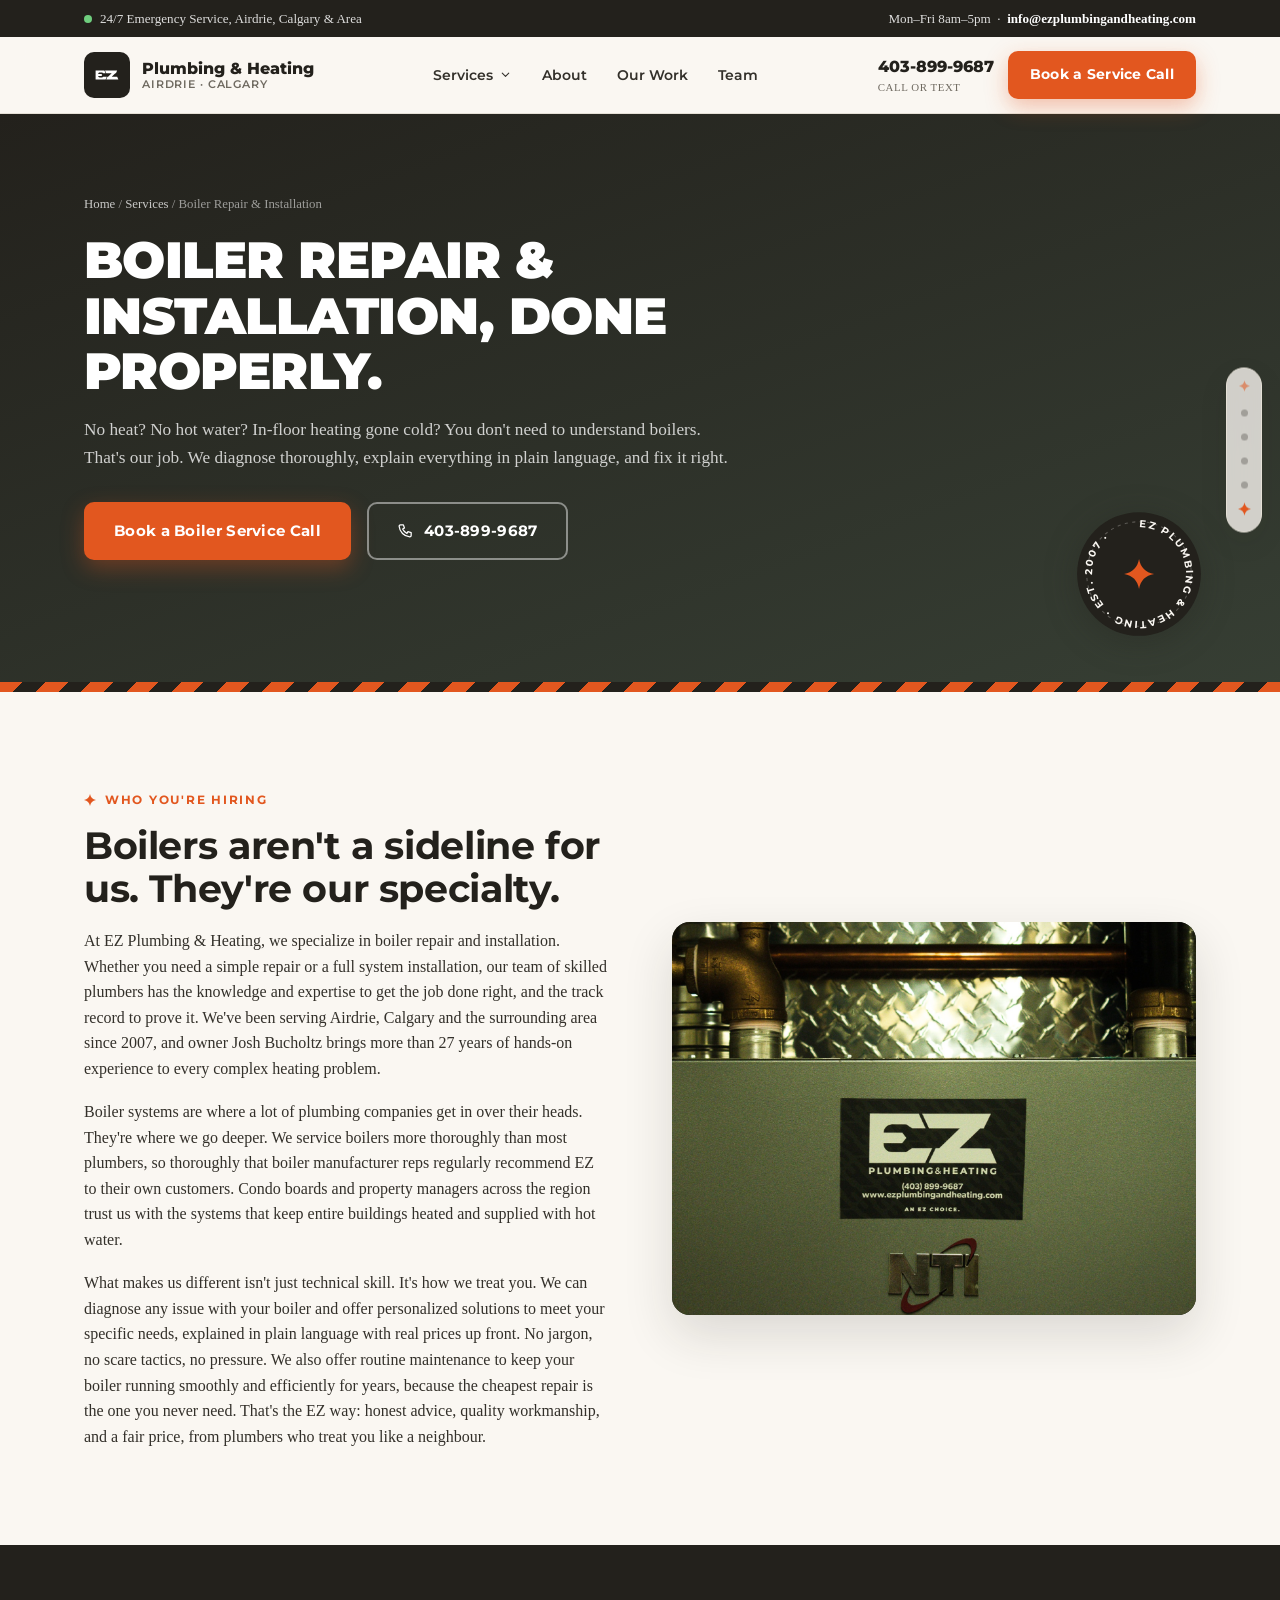
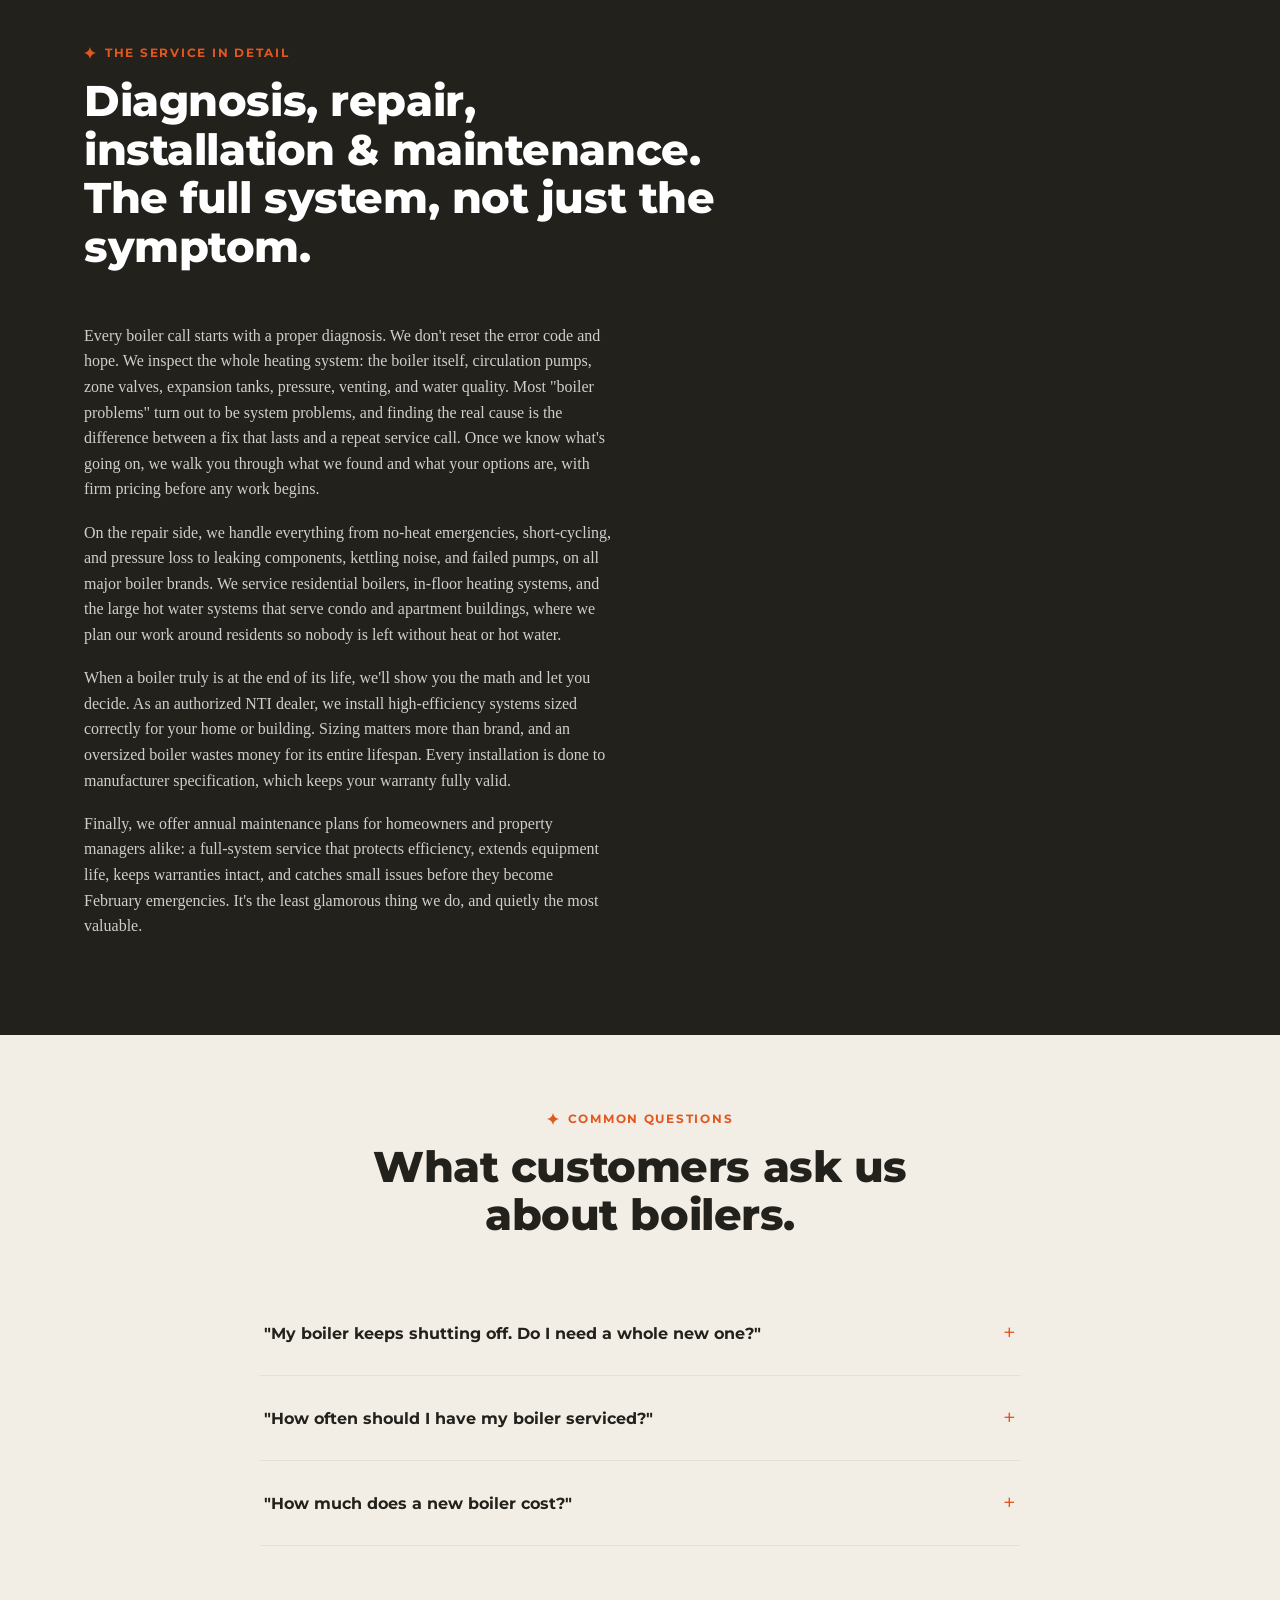
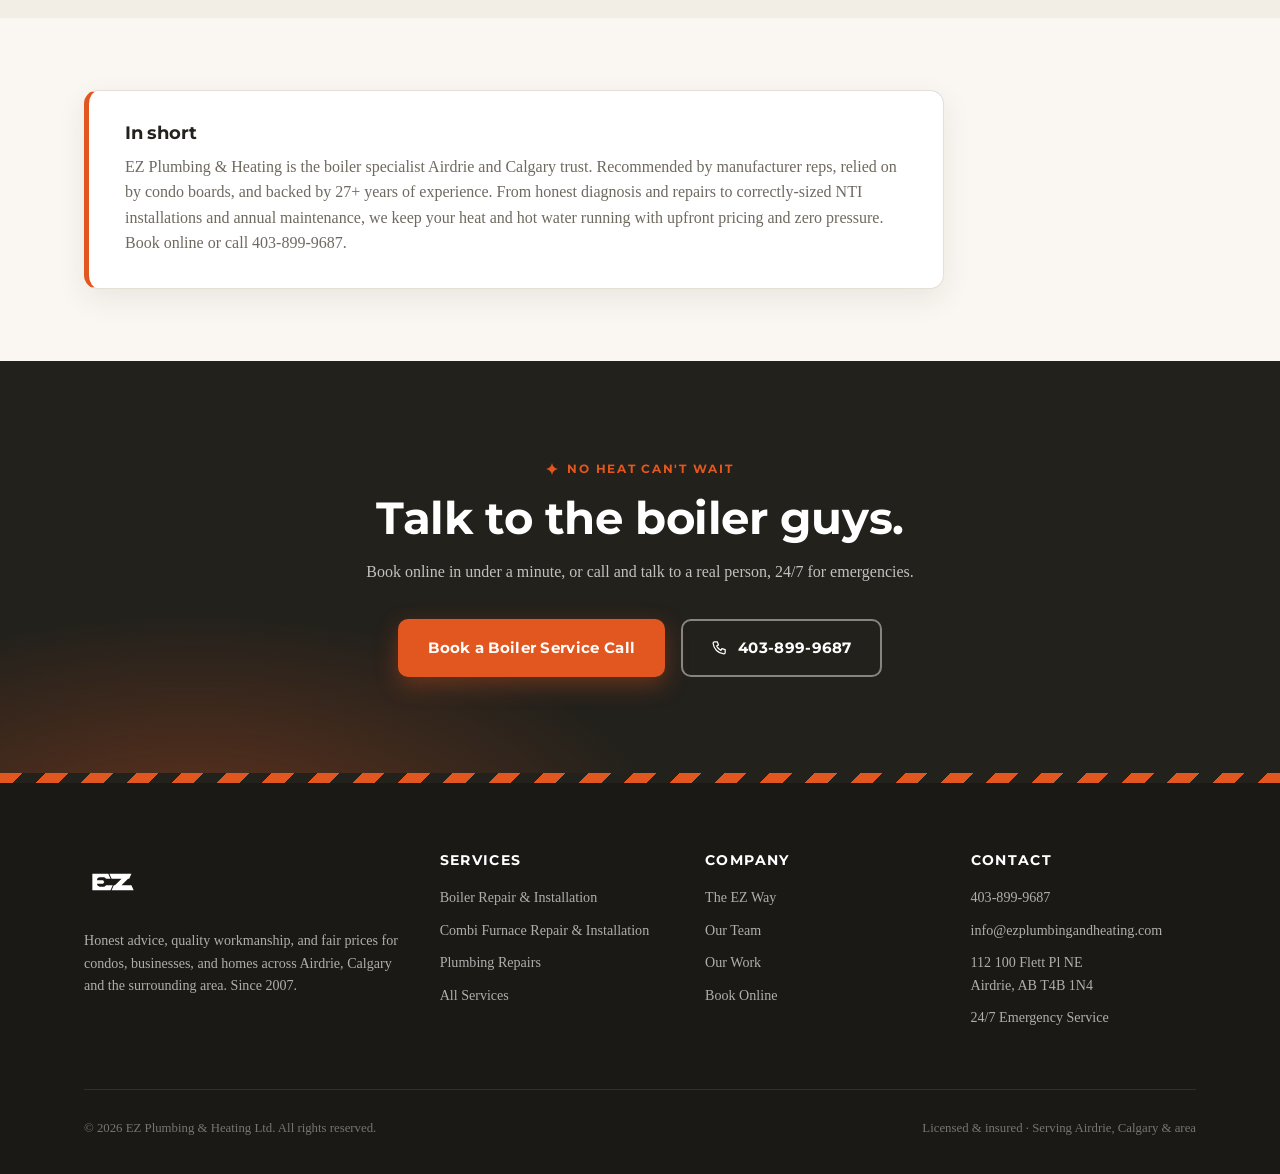
<file: boilers.html>
<!DOCTYPE html>
<html lang="en">
<head>
<meta charset="UTF-8">
<meta name="viewport" content="width=device-width, initial-scale=1.0">
<title>Boiler Repair &amp; Installation | EZ Plumbing &amp; Heating | Airdrie &amp; Calgary</title>
<meta name="description" content="Expert boiler repair, installation and maintenance for condos, commercial buildings and homes in Airdrie & Calgary. Honest diagnosis, upfront pricing. Call 403-899-9687.">
<link rel="preconnect" href="https://fonts.googleapis.com">
<link rel="preconnect" href="https://fonts.gstatic.com" crossorigin>
<link href="https://fonts.googleapis.com/css2?family=Montserrat:wght@500;600;700;800;900&display=swap" rel="stylesheet">
<link href="https://api.fontshare.com/v2/css?f[]=trench-slab@300,400,500&display=swap" rel="stylesheet">
<link rel="canonical" href="https://www.ezplumbingandheating.com/boilers.html">
<meta name="theme-color" content="#23211c">
<meta property="og:type" content="website">
<meta property="og:site_name" content="EZ Plumbing &amp; Heating">
<meta property="og:locale" content="en_CA">
<meta property="og:title" content="Boiler Repair &amp; Installation | EZ Plumbing &amp; Heating | Airdrie &amp; Calgary">
<meta property="og:description" content="Expert boiler repair, installation and maintenance for condos, commercial buildings and homes in Airdrie & Calgary. Honest diagnosis, upfront pricing. Call 403-899-9687.">
<meta property="og:url" content="https://www.ezplumbingandheating.com/boilers.html">
<meta property="og:image" content="https://www.ezplumbingandheating.com/assets/photos/boilers-passion.jpg">
<meta name="twitter:card" content="summary_large_image">
<meta name="twitter:title" content="Boiler Repair &amp; Installation | EZ Plumbing &amp; Heating | Airdrie &amp; Calgary">
<meta name="twitter:description" content="Expert boiler repair, installation and maintenance for condos, commercial buildings and homes in Airdrie & Calgary. Honest diagnosis, upfront pricing. Call 403-899-9687.">
<meta name="twitter:image" content="https://www.ezplumbingandheating.com/assets/photos/boilers-passion.jpg">
<link rel="icon" type="image/png" href="assets/favicon.png">
<link rel="stylesheet" href="styles.css">
<script type="application/ld+json">
{
 "@context": "https://schema.org",
 "@graph": [
  {
   "@type": "Plumber",
   "@id": "https://www.ezplumbingandheating.com/#business",
   "name": "EZ Plumbing & Heating",
   "url": "https://www.ezplumbingandheating.com/",
   "logo": "https://www.ezplumbingandheating.com/assets/favicon.png",
   "image": "https://www.ezplumbingandheating.com/assets/photos/boilers-passion.jpg",
   "telephone": "+1-403-899-9687",
   "email": "info@ezplumbingandheating.com",
   "foundingDate": "2007",
   "address": {
    "@type": "PostalAddress",
    "streetAddress": "112 100 Flett Pl NE",
    "addressLocality": "Airdrie",
    "addressRegion": "AB",
    "postalCode": "T4B 1N4",
    "addressCountry": "CA"
   },
   "areaServed": [
    {
     "@type": "City",
     "name": "Airdrie"
    },
    {
     "@type": "City",
     "name": "Calgary"
    }
   ],
   "openingHoursSpecification": [
    {
     "@type": "OpeningHoursSpecification",
     "dayOfWeek": [
      "Monday",
      "Tuesday",
      "Wednesday",
      "Thursday",
      "Friday"
     ],
     "opens": "08:00",
     "closes": "17:00"
    }
   ]
  },
  {
   "@type": "BreadcrumbList",
   "itemListElement": [
    {
     "@type": "ListItem",
     "position": 1,
     "name": "Home",
     "item": "https://www.ezplumbingandheating.com/"
    },
    {
     "@type": "ListItem",
     "position": 2,
     "name": "Services",
     "item": "https://www.ezplumbingandheating.com/services.html"
    },
    {
     "@type": "ListItem",
     "position": 3,
     "name": "Boiler Repair & Installation",
     "item": "https://www.ezplumbingandheating.com/boilers.html"
    }
   ]
  },
  {
   "@type": "Service",
   "name": "Boiler Repair & Installation",
   "serviceType": "Boiler repair, installation and maintenance",
   "description": "Expert boiler repair, installation and maintenance for condos, commercial buildings and homes in Airdrie & Calgary. Honest diagnosis, upfront pricing. Call 403-899-9687.",
   "url": "https://www.ezplumbingandheating.com/boilers.html",
   "provider": {
    "@id": "https://www.ezplumbingandheating.com/#business"
   },
   "areaServed": [
    {
     "@type": "City",
     "name": "Airdrie"
    },
    {
     "@type": "City",
     "name": "Calgary"
    }
   ]
  },
  {
   "@type": "FAQPage",
   "mainEntity": [
    {
     "@type": "Question",
     "name": "My boiler keeps shutting off. Do I need a whole new one?",
     "acceptedAnswer": {
      "@type": "Answer",
      "text": "Not necessarily. Most shutdowns come down to a fixable component, pressure, or sensor issue. We'll diagnose it honestly and only recommend replacement when the math genuinely favours it."
     }
    },
    {
     "@type": "Question",
     "name": "How often should I have my boiler serviced?",
     "acceptedAnswer": {
      "@type": "Answer",
      "text": "Once a year, ideally before heating season. Annual service keeps efficiency up, catches small problems early, and keeps most manufacturer warranties valid."
     }
    },
    {
     "@type": "Question",
     "name": "How much does a new boiler cost?",
     "acceptedAnswer": {
      "@type": "Answer",
      "text": "It depends on the size of your home or building and the system you choose, but you'll always get a firm, upfront price before any work starts, with options at more than one price point."
     }
    }
   ]
  }
 ]
}
</script>
</head>
<body>

<div class="topbar">
  <div class="container">
    <div class="left"><span class="pulse-dot"></span>24/7 Emergency Service, Airdrie, Calgary &amp; Area</div>
    <div class="right">Mon–Fri 8am–5pm &nbsp;·&nbsp; <a href="mailto:info@ezplumbingandheating.com">info@ezplumbingandheating.com</a></div>
  </div>
</div>

<nav class="nav">
  <div class="container">
    <a class="nav-logo" href="index.html">
      <span class="mark"><img src="assets/ez-logo-white.svg" alt="EZ Plumbing &amp; Heating logo"></span>
      <div class="word">Plumbing &amp; Heating<span>Airdrie · Calgary</span></div>
    </a>
    <ul class="nav-links">
      <li class="has-dropdown">
        <a href="services.html">Services <svg class="caret" aria-hidden="true"><use href="assets/icons.svg#chevron"/></svg></a>
        <ul class="nav-dropdown">
          <li><a href="boilers.html">Boiler Repair &amp; Installation</a></li>
          <li><a href="combi-furnace.html">Combi Furnace Repair &amp; Installation</a></li>
          <li><a href="plumbing-repairs.html">Plumbing Repairs</a></li>
          <li class="all"><a href="services.html">All Services &rarr;</a></li>
        </ul>
      </li>
      <li><a href="why-ez.html">About</a></li>
      <li><a href="our-work.html">Our Work</a></li>
      <li><a href="team.html">Team</a></li>
    </ul>
    <div class="nav-cta">
      <a class="nav-phone" href="tel:4038999687">403-899-9687<small>Call or text</small></a>
      <a class="btn btn-primary small" href="index.html#book">Book a Service Call</a>
    </div>
  </div>
</nav>

<header class="page-hero">
  <div class="container">
    <div class="crumb"><a href="index.html">Home</a> / <a href="services.html">Services</a> / Boiler Repair &amp; Installation</div>
    <h1>Boiler repair &amp; installation, done properly.</h1>
    <p>No heat? No hot water? In-floor heating gone cold? You don't need to understand boilers. That's our job. We diagnose thoroughly, explain everything in plain language, and fix it right.</p>
    <div class="hero-ctas">
      <a class="btn btn-primary" href="index.html#book">Book a Boiler Service Call</a>
      <a class="btn btn-ghost" href="tel:4038999687"><svg class="ico" aria-hidden="true"><use href="assets/icons.svg#phone"/></svg> 403-899-9687</a>
    </div>
    <svg class="badge-rot" viewBox="0 0 120 120" xmlns="http://www.w3.org/2000/svg" aria-hidden="true">
      <circle cx="60" cy="60" r="58" fill="#23211c"/>
      <circle cx="60" cy="60" r="49" fill="none" stroke="#faf7f2" stroke-opacity="0.25" stroke-width="1" stroke-dasharray="3 4"/>
      <defs><path id="badge-circ" d="M60 16a44 44 0 1 1-0.01 0"/></defs>
      <text fill="#faf7f2" font-family="Montserrat, sans-serif" font-size="9.5" font-weight="700" letter-spacing="1.6">
        <textPath href="#badge-circ">EZ PLUMBING &amp; HEATING · EST. 2007 ·</textPath>
      </text>
      <path fill="#e2571f" transform="translate(46,46) scale(1.17)" d="M12 0C13.2 6.8 17.2 10.8 24 12 17.2 13.2 13.2 17.2 12 24 10.8 17.2 6.8 13.2 0 12 6.8 10.8 10.8 6.8 12 0Z"/>
    </svg>
  </div>
</header>

<div class="stripe-divider" aria-hidden="true"></div>

<!-- COMPANY & THE SERVICE (≈250 words) -->
<section class="section" id="who" data-rail="Who We Are">
  <div class="container boiler-split">
    <div>
      <span class="eyebrow">Who You're Hiring</span>
      <h2 style="font-size: clamp(1.8rem, 3vw, 2.4rem); margin-bottom: 18px;">Boilers aren't a sideline for us. They're our specialty.</h2>
      <div class="prose">
        <p>At EZ Plumbing &amp; Heating, we specialize in boiler repair and installation. Whether you need a simple repair or a full system installation, our team of skilled plumbers has the knowledge and expertise to get the job done right, and the track record to prove it. We've been serving Airdrie, Calgary and the surrounding area since 2007, and owner Josh Bucholtz brings more than 27 years of hands-on experience to every complex heating problem.</p>
        <p>Boiler systems are where a lot of plumbing companies get in over their heads. They're where we go deeper. We service boilers more thoroughly than most plumbers, so thoroughly that boiler manufacturer reps regularly recommend EZ to their own customers. Condo boards and property managers across the region trust us with the systems that keep entire buildings heated and supplied with hot water.</p>
        <p>What makes us different isn't just technical skill. It's how we treat you. We can diagnose any issue with your boiler and offer personalized solutions to meet your specific needs, explained in plain language with real prices up front. No jargon, no scare tactics, no pressure. We also offer routine maintenance to keep your boiler running smoothly and efficiently for years, because the cheapest repair is the one you never need. That's the EZ way: honest advice, quality workmanship, and a fair price, from plumbers who treat you like a neighbour.</p>
      </div>
    </div>
    <div class="visual">
      <img src="assets/photos/boilers-passion.jpg" alt="NTI boiler installed by EZ Plumbing &amp; Heating" loading="lazy">
    </div>
  </div>
</section>

<!-- SERVICE IN DETAIL (≈300 words) -->
<section class="section ezway" id="service" data-rail="The Service">
  <div class="container">
    <div class="section-head">
      <span class="eyebrow">The Service In Detail</span>
      <h2>Diagnosis, repair, installation &amp; maintenance. The full system, not just the symptom.</h2>
    </div>
    <div class="prose on-dark">
      <p>Every boiler call starts with a proper diagnosis. We don't reset the error code and hope. We inspect the whole heating system: the boiler itself, circulation pumps, zone valves, expansion tanks, pressure, venting, and water quality. Most "boiler problems" turn out to be system problems, and finding the real cause is the difference between a fix that lasts and a repeat service call. Once we know what's going on, we walk you through what we found and what your options are, with firm pricing before any work begins.</p>
      <p>On the repair side, we handle everything from no-heat emergencies, short-cycling, and pressure loss to leaking components, kettling noise, and failed pumps, on all major boiler brands. We service residential boilers, in-floor heating systems, and the large hot water systems that serve condo and apartment buildings, where we plan our work around residents so nobody is left without heat or hot water.</p>
      <p>When a boiler truly is at the end of its life, we'll show you the math and let you decide. As an authorized NTI dealer, we install high-efficiency systems sized correctly for your home or building. Sizing matters more than brand, and an oversized boiler wastes money for its entire lifespan. Every installation is done to manufacturer specification, which keeps your warranty fully valid.</p>
      <p>Finally, we offer annual maintenance plans for homeowners and property managers alike: a full-system service that protects efficiency, extends equipment life, keeps warranties intact, and catches small issues before they become February emergencies. It's the least glamorous thing we do, and quietly the most valuable.</p>
    </div>
  </div>
</section>

<!-- 3 QUESTIONS -->
<section class="section tight" id="faq" data-rail="Questions" style="background: var(--cream-2);">
  <div class="container">
    <div class="section-head center">
      <span class="eyebrow">Common Questions</span>
      <h2>What customers ask us about boilers.</h2>
    </div>
    <div class="faq-list">
      <details class="faq-item">
        <summary>"My boiler keeps shutting off. Do I need a whole new one?"<span class="plus">+</span></summary>
        <div class="answer">Not necessarily. Most shutdowns come down to a fixable component, pressure, or sensor issue. We'll diagnose it honestly and only recommend replacement when the math genuinely favours it.</div>
      </details>
      <details class="faq-item">
        <summary>"How often should I have my boiler serviced?"<span class="plus">+</span></summary>
        <div class="answer">Once a year, ideally before heating season. Annual service keeps efficiency up, catches small problems early, and keeps most manufacturer warranties valid.</div>
      </details>
      <details class="faq-item">
        <summary>"How much does a new boiler cost?"<span class="plus">+</span></summary>
        <div class="answer">It depends on the size of your home or building and the system you choose, but you'll always get a firm, upfront price before any work starts, with options at more than one price point.</div>
      </details>
    </div>
  </div>
</section>

<!-- SUMMARY -->
<section class="section tight" id="summary" data-rail="In Short">
  <div class="container">
    <div class="summary-box">
      <h3>In short</h3>
      <p>EZ Plumbing &amp; Heating is the boiler specialist Airdrie and Calgary trust. Recommended by manufacturer reps, relied on by condo boards, and backed by 27+ years of experience. From honest diagnosis and repairs to correctly-sized NTI installations and annual maintenance, we keep your heat and hot water running with upfront pricing and zero pressure. Book online or call 403-899-9687.</p>
    </div>
  </div>
</section>

<section class="section cta-band" id="get-started" data-rail="Get Started">
  <div class="container">
    <span class="eyebrow">No Heat Can't Wait</span>
    <h2>Talk to the boiler guys.</h2>
    <p>Book online in under a minute, or call and talk to a real person, 24/7 for emergencies.</p>
    <div class="btns">
      <a class="btn btn-primary" href="index.html#book">Book a Boiler Service Call</a>
      <a class="btn btn-ghost" href="tel:4038999687"><svg class="ico" aria-hidden="true"><use href="assets/icons.svg#phone"/></svg> 403-899-9687</a>
    </div>
  </div>
</section>

<div class="stripe-divider" aria-hidden="true"></div>
<footer>
  <div class="container">
    <div class="footer-grid">
      <div class="footer-brand">
        <span class="mark"><img src="assets/ez-logo-white.svg" alt="EZ Plumbing &amp; Heating logo"></span>
        <p>Honest advice, quality workmanship, and fair prices for condos, businesses, and homes across Airdrie, Calgary and the surrounding area. Since 2007.</p>
      </div>
      <div>
        <h4>Services</h4>
        <ul>
          <li><a href="boilers.html">Boiler Repair &amp; Installation</a></li>
          <li><a href="combi-furnace.html">Combi Furnace Repair &amp; Installation</a></li>
          <li><a href="plumbing-repairs.html">Plumbing Repairs</a></li>
          <li><a href="services.html">All Services</a></li>
        </ul>
      </div>
      <div>
        <h4>Company</h4>
        <ul>
          <li><a href="why-ez.html">The EZ Way</a></li>
          <li><a href="team.html">Our Team</a></li>
          <li><a href="our-work.html">Our Work</a></li>
          <li><a href="index.html#book">Book Online</a></li>
        </ul>
      </div>
      <div>
        <h4>Contact</h4>
        <ul>
          <li><a href="tel:4038999687">403-899-9687</a></li>
          <li><a href="mailto:info@ezplumbingandheating.com">info@ezplumbingandheating.com</a></li>
          <li>112 100 Flett Pl NE<br>Airdrie, AB T4B 1N4</li>
          <li>24/7 Emergency Service</li>
        </ul>
      </div>
    </div>
    <div class="footer-bottom">
      <span>© 2026 EZ Plumbing &amp; Heating Ltd. All rights reserved.</span>
      <span>Licensed &amp; insured · Serving Airdrie, Calgary &amp; area</span>
    </div>
  </div>
</footer>

<div class="mobile-call"><a href="tel:4038999687"><svg class="ico" aria-hidden="true"><use href="assets/icons.svg#phone"/></svg> Call EZ Now: 403-899-9687</a></div>

<script src="assets/site.js" defer></script>
</body>
</html>
</file>
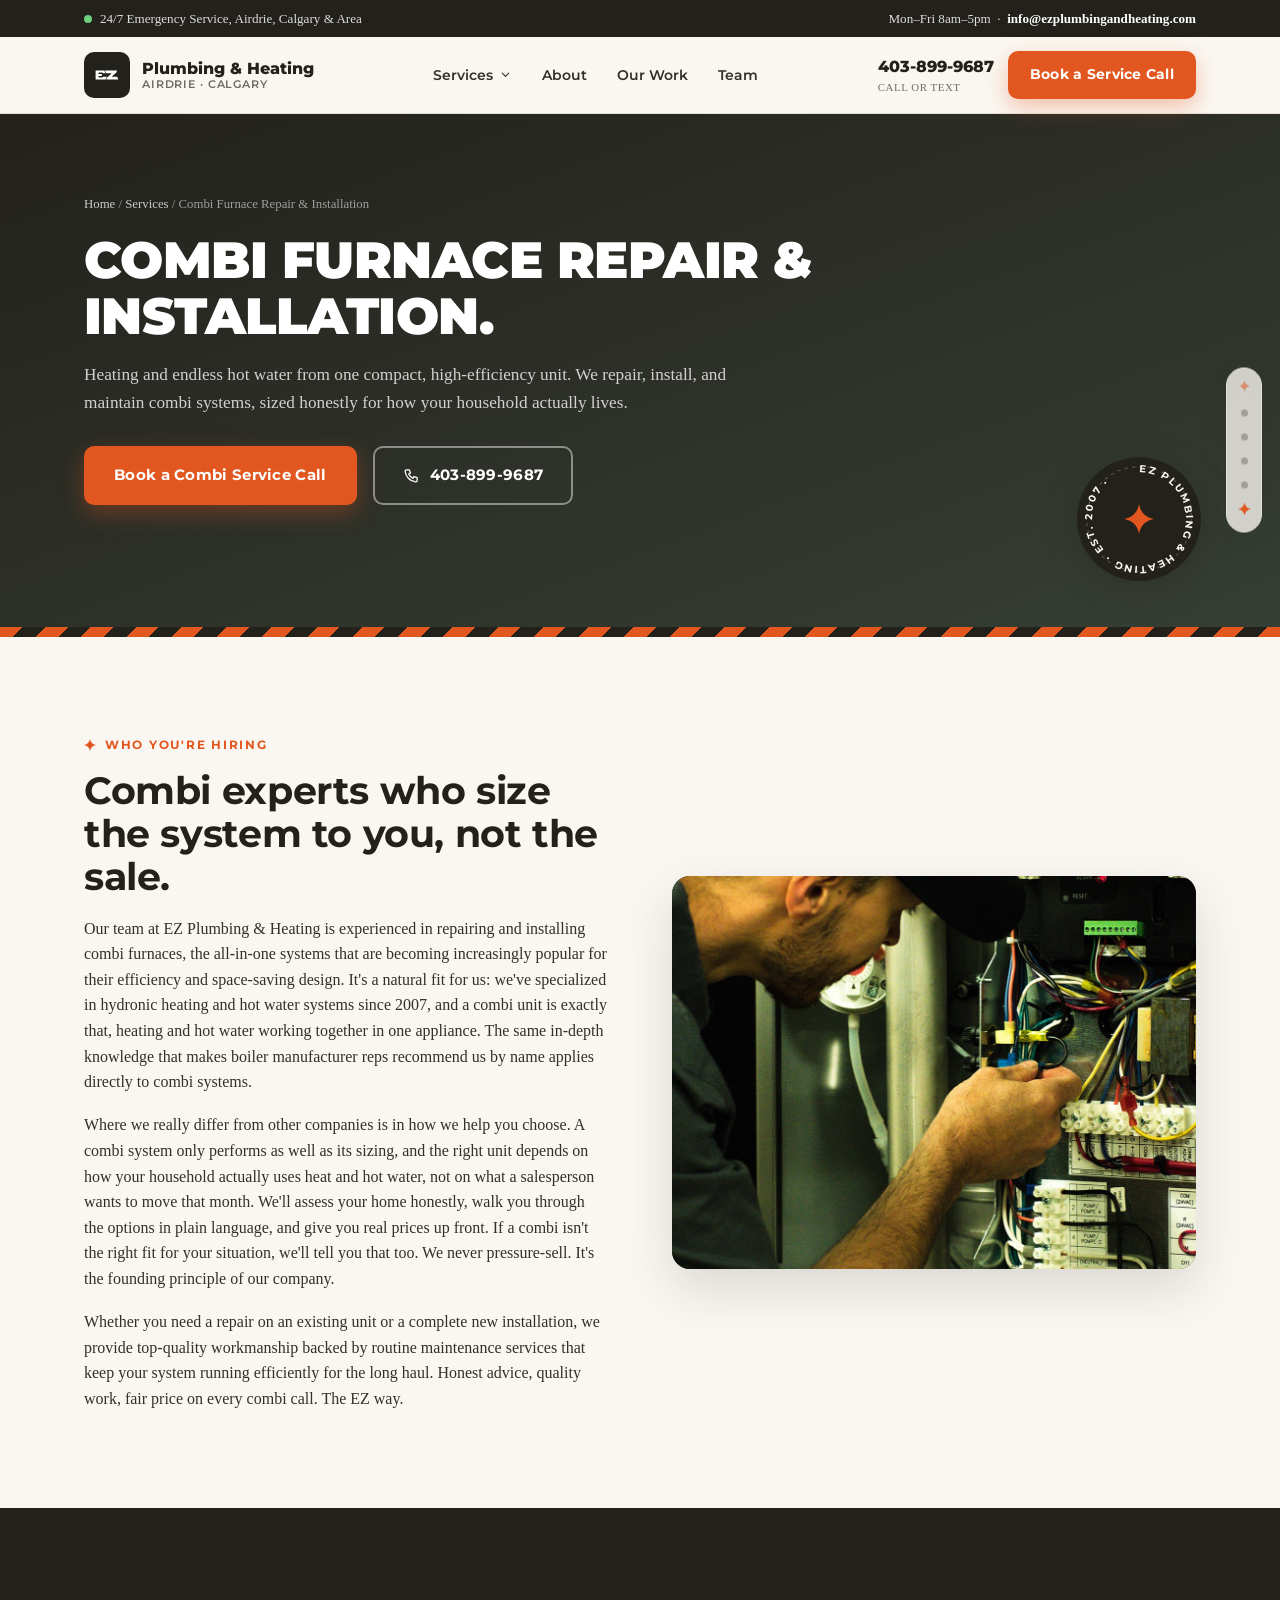
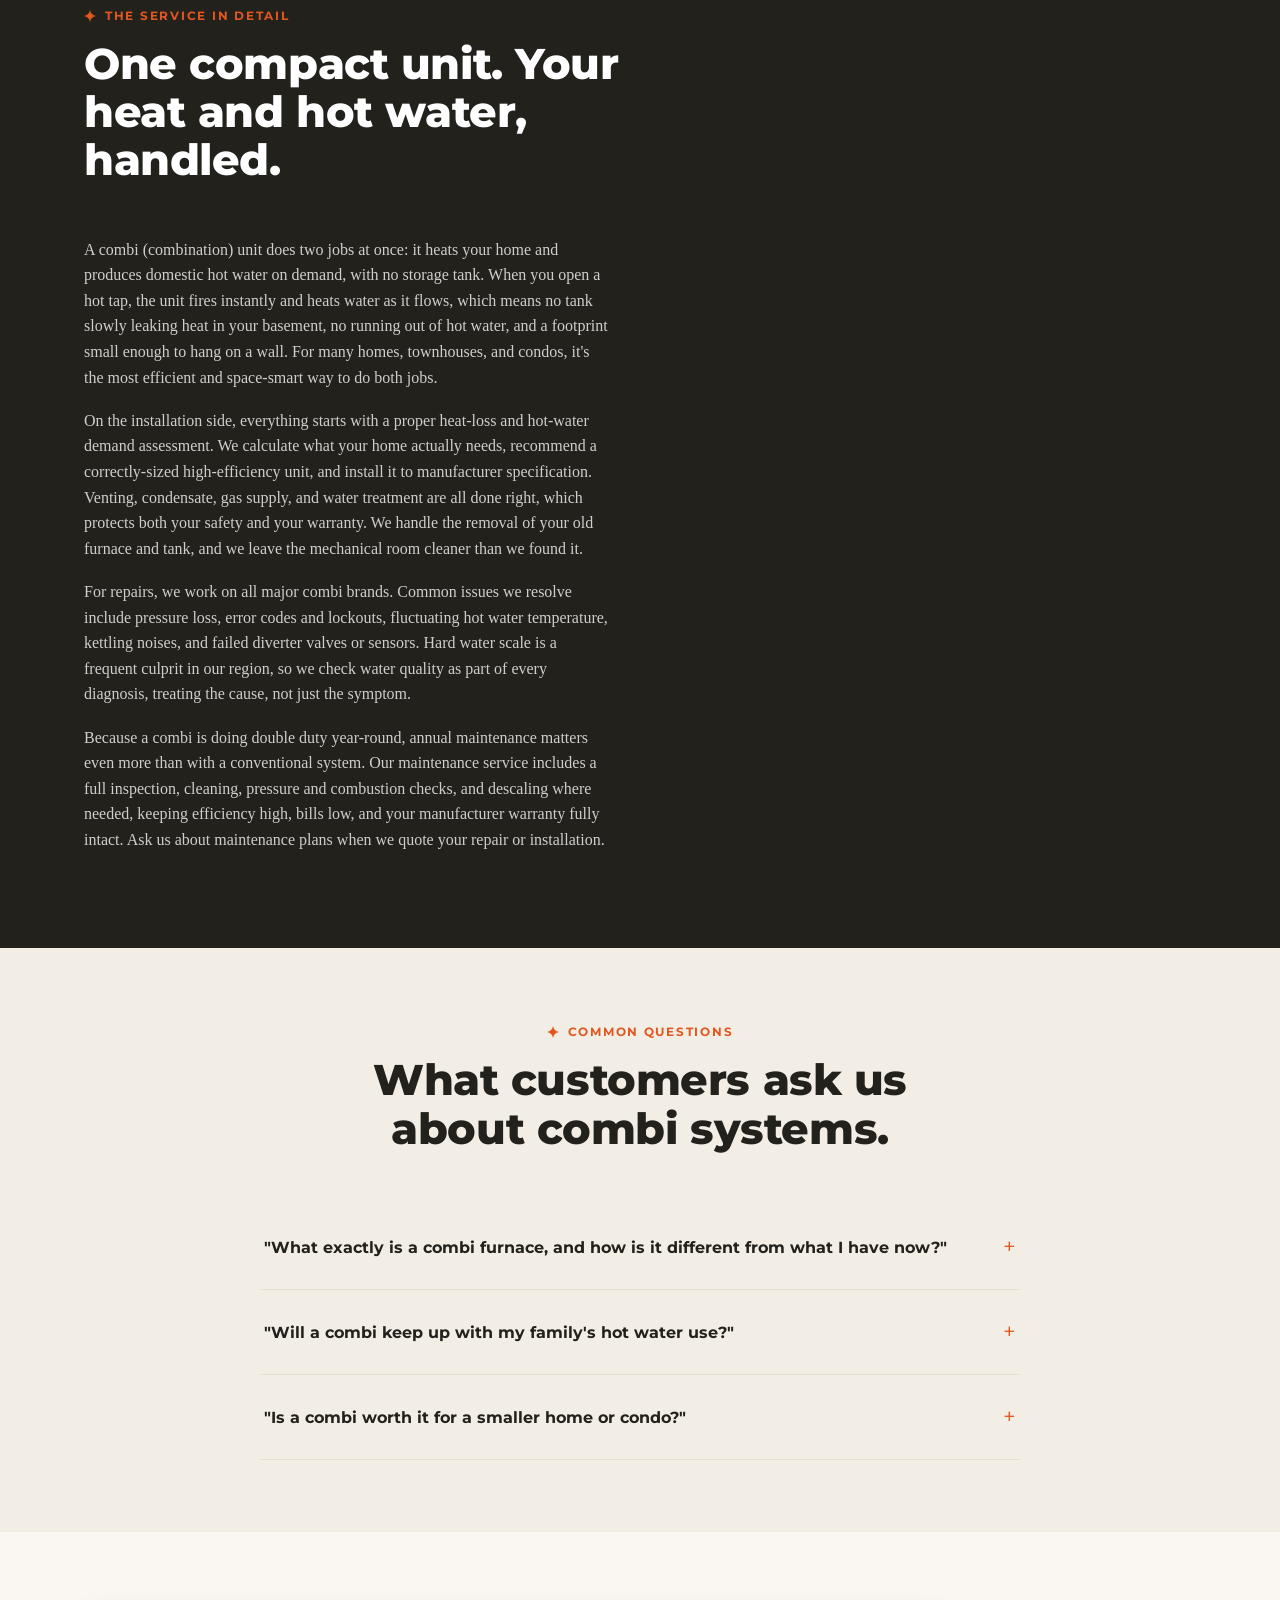
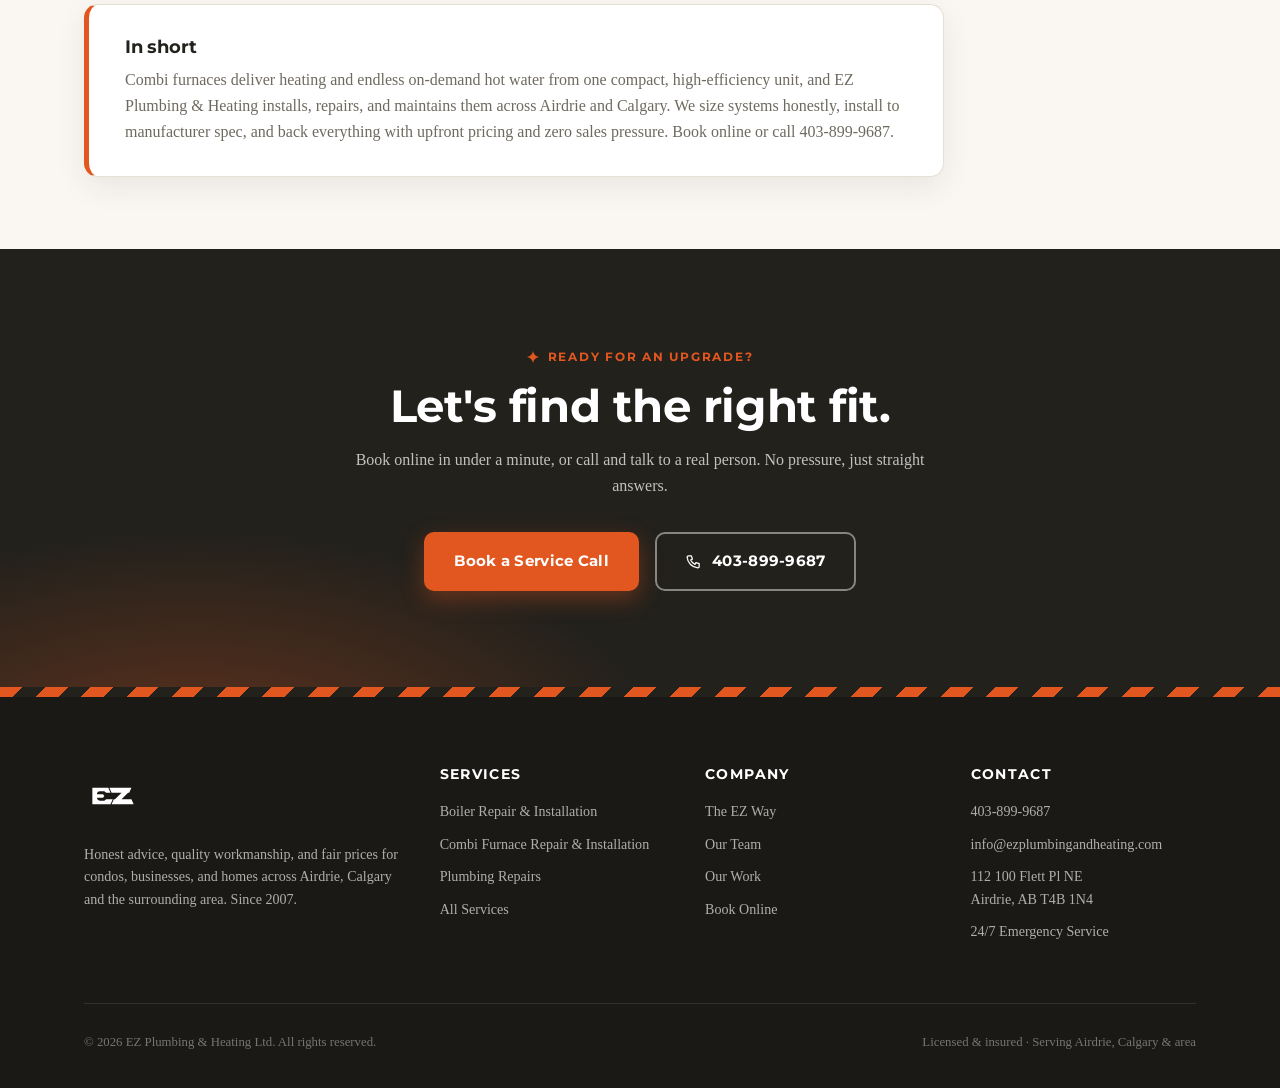
<file: combi-furnace.html>
<!DOCTYPE html>
<html lang="en">
<head>
<meta charset="UTF-8">
<meta name="viewport" content="width=device-width, initial-scale=1.0">
<title>Combi Furnace Repair &amp; Installation | EZ Plumbing &amp; Heating | Airdrie &amp; Calgary</title>
<meta name="description" content="Combi furnace repair and installation in Airdrie & Calgary. Space-saving, high-efficiency heating and on-demand hot water in one unit. Honestly sized, expertly installed. Call 403-899-9687.">
<link rel="preconnect" href="https://fonts.googleapis.com">
<link rel="preconnect" href="https://fonts.gstatic.com" crossorigin>
<link href="https://fonts.googleapis.com/css2?family=Montserrat:wght@500;600;700;800;900&display=swap" rel="stylesheet">
<link href="https://api.fontshare.com/v2/css?f[]=trench-slab@300,400,500&display=swap" rel="stylesheet">
<link rel="canonical" href="https://www.ezplumbingandheating.com/combi-furnace.html">
<meta name="theme-color" content="#23211c">
<meta property="og:type" content="website">
<meta property="og:site_name" content="EZ Plumbing &amp; Heating">
<meta property="og:locale" content="en_CA">
<meta property="og:title" content="Combi Furnace Repair &amp; Installation | EZ Plumbing &amp; Heating | Airdrie &amp; Calgary">
<meta property="og:description" content="Combi furnace repair and installation in Airdrie & Calgary. Space-saving, high-efficiency heating and on-demand hot water in one unit. Honestly sized, expertly installed. Call 403-899-9687.">
<meta property="og:url" content="https://www.ezplumbingandheating.com/combi-furnace.html">
<meta property="og:image" content="https://www.ezplumbingandheating.com/assets/photos/session-39.jpg">
<meta name="twitter:card" content="summary_large_image">
<meta name="twitter:title" content="Combi Furnace Repair &amp; Installation | EZ Plumbing &amp; Heating | Airdrie &amp; Calgary">
<meta name="twitter:description" content="Combi furnace repair and installation in Airdrie & Calgary. Space-saving, high-efficiency heating and on-demand hot water in one unit. Honestly sized, expertly installed. Call 403-899-9687.">
<meta name="twitter:image" content="https://www.ezplumbingandheating.com/assets/photos/session-39.jpg">
<link rel="icon" type="image/png" href="assets/favicon.png">
<link rel="stylesheet" href="styles.css">
<script type="application/ld+json">
{
 "@context": "https://schema.org",
 "@graph": [
  {
   "@type": "Plumber",
   "@id": "https://www.ezplumbingandheating.com/#business",
   "name": "EZ Plumbing & Heating",
   "url": "https://www.ezplumbingandheating.com/",
   "logo": "https://www.ezplumbingandheating.com/assets/favicon.png",
   "image": "https://www.ezplumbingandheating.com/assets/photos/boilers-passion.jpg",
   "telephone": "+1-403-899-9687",
   "email": "info@ezplumbingandheating.com",
   "foundingDate": "2007",
   "address": {
    "@type": "PostalAddress",
    "streetAddress": "112 100 Flett Pl NE",
    "addressLocality": "Airdrie",
    "addressRegion": "AB",
    "postalCode": "T4B 1N4",
    "addressCountry": "CA"
   },
   "areaServed": [
    {
     "@type": "City",
     "name": "Airdrie"
    },
    {
     "@type": "City",
     "name": "Calgary"
    }
   ],
   "openingHoursSpecification": [
    {
     "@type": "OpeningHoursSpecification",
     "dayOfWeek": [
      "Monday",
      "Tuesday",
      "Wednesday",
      "Thursday",
      "Friday"
     ],
     "opens": "08:00",
     "closes": "17:00"
    }
   ]
  },
  {
   "@type": "BreadcrumbList",
   "itemListElement": [
    {
     "@type": "ListItem",
     "position": 1,
     "name": "Home",
     "item": "https://www.ezplumbingandheating.com/"
    },
    {
     "@type": "ListItem",
     "position": 2,
     "name": "Services",
     "item": "https://www.ezplumbingandheating.com/services.html"
    },
    {
     "@type": "ListItem",
     "position": 3,
     "name": "Combi Furnace Repair & Installation",
     "item": "https://www.ezplumbingandheating.com/combi-furnace.html"
    }
   ]
  },
  {
   "@type": "Service",
   "name": "Combi Furnace Repair & Installation",
   "serviceType": "Combi furnace repair, installation and maintenance",
   "description": "Combi furnace repair and installation in Airdrie & Calgary. Space-saving, high-efficiency heating and on-demand hot water in one unit. Honestly sized, expertly installed. Call 403-899-9687.",
   "url": "https://www.ezplumbingandheating.com/combi-furnace.html",
   "provider": {
    "@id": "https://www.ezplumbingandheating.com/#business"
   },
   "areaServed": [
    {
     "@type": "City",
     "name": "Airdrie"
    },
    {
     "@type": "City",
     "name": "Calgary"
    }
   ]
  },
  {
   "@type": "FAQPage",
   "mainEntity": [
    {
     "@type": "Question",
     "name": "What exactly is a combi furnace, and how is it different from what I have now?",
     "acceptedAnswer": {
      "@type": "Answer",
      "text": "It's a single high-efficiency unit that heats your home and makes hot water on demand, replacing both your furnace/boiler and your hot water tank in one compact, wall-hung appliance."
     }
    },
    {
     "@type": "Question",
     "name": "Will a combi keep up with my family's hot water use?",
     "acceptedAnswer": {
      "@type": "Answer",
      "text": "Yes, when it's sized correctly, which is exactly why we assess your real usage before recommending a unit. An honest sizing calculation matters more than any brand name."
     }
    },
    {
     "@type": "Question",
     "name": "Is a combi worth it for a smaller home or condo?",
     "acceptedAnswer": {
      "@type": "Answer",
      "text": "Often it's the best possible fit. You reclaim the floor space a tank was using, cut standby heat loss, and get hot water that never runs out."
     }
    }
   ]
  }
 ]
}
</script>
</head>
<body>

<div class="topbar">
  <div class="container">
    <div class="left"><span class="pulse-dot"></span>24/7 Emergency Service, Airdrie, Calgary &amp; Area</div>
    <div class="right">Mon–Fri 8am–5pm &nbsp;·&nbsp; <a href="mailto:info@ezplumbingandheating.com">info@ezplumbingandheating.com</a></div>
  </div>
</div>

<nav class="nav">
  <div class="container">
    <a class="nav-logo" href="index.html">
      <span class="mark"><img src="assets/ez-logo-white.svg" alt="EZ Plumbing &amp; Heating logo"></span>
      <div class="word">Plumbing &amp; Heating<span>Airdrie · Calgary</span></div>
    </a>
    <ul class="nav-links">
      <li class="has-dropdown">
        <a href="services.html">Services <svg class="caret" aria-hidden="true"><use href="assets/icons.svg#chevron"/></svg></a>
        <ul class="nav-dropdown">
          <li><a href="boilers.html">Boiler Repair &amp; Installation</a></li>
          <li><a href="combi-furnace.html">Combi Furnace Repair &amp; Installation</a></li>
          <li><a href="plumbing-repairs.html">Plumbing Repairs</a></li>
          <li class="all"><a href="services.html">All Services &rarr;</a></li>
        </ul>
      </li>
      <li><a href="why-ez.html">About</a></li>
      <li><a href="our-work.html">Our Work</a></li>
      <li><a href="team.html">Team</a></li>
    </ul>
    <div class="nav-cta">
      <a class="nav-phone" href="tel:4038999687">403-899-9687<small>Call or text</small></a>
      <a class="btn btn-primary small" href="index.html#book">Book a Service Call</a>
    </div>
  </div>
</nav>

<header class="page-hero">
  <div class="container">
    <div class="crumb"><a href="index.html">Home</a> / <a href="services.html">Services</a> / Combi Furnace Repair &amp; Installation</div>
    <h1>Combi furnace repair &amp; installation.</h1>
    <p>Heating and endless hot water from one compact, high-efficiency unit. We repair, install, and maintain combi systems, sized honestly for how your household actually lives.</p>
    <div class="hero-ctas">
      <a class="btn btn-primary" href="index.html#book">Book a Combi Service Call</a>
      <a class="btn btn-ghost" href="tel:4038999687"><svg class="ico" aria-hidden="true"><use href="assets/icons.svg#phone"/></svg> 403-899-9687</a>
    </div>
    <svg class="badge-rot" viewBox="0 0 120 120" xmlns="http://www.w3.org/2000/svg" aria-hidden="true">
      <circle cx="60" cy="60" r="58" fill="#23211c"/>
      <circle cx="60" cy="60" r="49" fill="none" stroke="#faf7f2" stroke-opacity="0.25" stroke-width="1" stroke-dasharray="3 4"/>
      <defs><path id="badge-circ" d="M60 16a44 44 0 1 1-0.01 0"/></defs>
      <text fill="#faf7f2" font-family="Montserrat, sans-serif" font-size="9.5" font-weight="700" letter-spacing="1.6">
        <textPath href="#badge-circ">EZ PLUMBING &amp; HEATING · EST. 2007 ·</textPath>
      </text>
      <path fill="#e2571f" transform="translate(46,46) scale(1.17)" d="M12 0C13.2 6.8 17.2 10.8 24 12 17.2 13.2 13.2 17.2 12 24 10.8 17.2 6.8 13.2 0 12 6.8 10.8 10.8 6.8 12 0Z"/>
    </svg>
  </div>
</header>

<div class="stripe-divider" aria-hidden="true"></div>

<!-- COMPANY & THE SERVICE (≈250 words) -->
<section class="section" id="who" data-rail="Who We Are">
  <div class="container boiler-split">
    <div>
      <span class="eyebrow">Who You're Hiring</span>
      <h2 style="font-size: clamp(1.8rem, 3vw, 2.4rem); margin-bottom: 18px;">Combi experts who size the system to you, not the sale.</h2>
      <div class="prose">
        <p>Our team at EZ Plumbing &amp; Heating is experienced in repairing and installing combi furnaces, the all-in-one systems that are becoming increasingly popular for their efficiency and space-saving design. It's a natural fit for us: we've specialized in hydronic heating and hot water systems since 2007, and a combi unit is exactly that, heating and hot water working together in one appliance. The same in-depth knowledge that makes boiler manufacturer reps recommend us by name applies directly to combi systems.</p>
        <p>Where we really differ from other companies is in how we help you choose. A combi system only performs as well as its sizing, and the right unit depends on how your household actually uses heat and hot water, not on what a salesperson wants to move that month. We'll assess your home honestly, walk you through the options in plain language, and give you real prices up front. If a combi isn't the right fit for your situation, we'll tell you that too. We never pressure-sell. It's the founding principle of our company.</p>
        <p>Whether you need a repair on an existing unit or a complete new installation, we provide top-quality workmanship backed by routine maintenance services that keep your system running efficiently for the long haul. Honest advice, quality work, fair price on every combi call. The EZ way.</p>
      </div>
    </div>
    <div class="visual">
      <img src="assets/photos/session-39.jpg" alt="EZ technician servicing a heating unit" loading="lazy">
    </div>
  </div>
</section>

<!-- SERVICE IN DETAIL (≈300 words) -->
<section class="section ezway" id="service" data-rail="The Service">
  <div class="container">
    <div class="section-head">
      <span class="eyebrow">The Service In Detail</span>
      <h2>One compact unit. Your heat and hot water, handled.</h2>
    </div>
    <div class="prose on-dark">
      <p>A combi (combination) unit does two jobs at once: it heats your home and produces domestic hot water on demand, with no storage tank. When you open a hot tap, the unit fires instantly and heats water as it flows, which means no tank slowly leaking heat in your basement, no running out of hot water, and a footprint small enough to hang on a wall. For many homes, townhouses, and condos, it's the most efficient and space-smart way to do both jobs.</p>
      <p>On the installation side, everything starts with a proper heat-loss and hot-water demand assessment. We calculate what your home actually needs, recommend a correctly-sized high-efficiency unit, and install it to manufacturer specification. Venting, condensate, gas supply, and water treatment are all done right, which protects both your safety and your warranty. We handle the removal of your old furnace and tank, and we leave the mechanical room cleaner than we found it.</p>
      <p>For repairs, we work on all major combi brands. Common issues we resolve include pressure loss, error codes and lockouts, fluctuating hot water temperature, kettling noises, and failed diverter valves or sensors. Hard water scale is a frequent culprit in our region, so we check water quality as part of every diagnosis, treating the cause, not just the symptom.</p>
      <p>Because a combi is doing double duty year-round, annual maintenance matters even more than with a conventional system. Our maintenance service includes a full inspection, cleaning, pressure and combustion checks, and descaling where needed, keeping efficiency high, bills low, and your manufacturer warranty fully intact. Ask us about maintenance plans when we quote your repair or installation.</p>
    </div>
  </div>
</section>

<!-- 3 QUESTIONS -->
<section class="section tight" id="faq" data-rail="Questions" style="background: var(--cream-2);">
  <div class="container">
    <div class="section-head center">
      <span class="eyebrow">Common Questions</span>
      <h2>What customers ask us about combi systems.</h2>
    </div>
    <div class="faq-list">
      <details class="faq-item">
        <summary>"What exactly is a combi furnace, and how is it different from what I have now?"<span class="plus">+</span></summary>
        <div class="answer">It's a single high-efficiency unit that heats your home and makes hot water on demand, replacing both your furnace/boiler and your hot water tank in one compact, wall-hung appliance.</div>
      </details>
      <details class="faq-item">
        <summary>"Will a combi keep up with my family's hot water use?"<span class="plus">+</span></summary>
        <div class="answer">Yes, when it's sized correctly, which is exactly why we assess your real usage before recommending a unit. An honest sizing calculation matters more than any brand name.</div>
      </details>
      <details class="faq-item">
        <summary>"Is a combi worth it for a smaller home or condo?"<span class="plus">+</span></summary>
        <div class="answer">Often it's the best possible fit. You reclaim the floor space a tank was using, cut standby heat loss, and get hot water that never runs out.</div>
      </details>
    </div>
  </div>
</section>

<!-- SUMMARY -->
<section class="section tight" id="summary" data-rail="In Short">
  <div class="container">
    <div class="summary-box">
      <h3>In short</h3>
      <p>Combi furnaces deliver heating and endless on-demand hot water from one compact, high-efficiency unit, and EZ Plumbing &amp; Heating installs, repairs, and maintains them across Airdrie and Calgary. We size systems honestly, install to manufacturer spec, and back everything with upfront pricing and zero sales pressure. Book online or call 403-899-9687.</p>
    </div>
  </div>
</section>

<section class="section cta-band" id="get-started" data-rail="Get Started">
  <div class="container">
    <span class="eyebrow">Ready For An Upgrade?</span>
    <h2>Let's find the right fit.</h2>
    <p>Book online in under a minute, or call and talk to a real person. No pressure, just straight answers.</p>
    <div class="btns">
      <a class="btn btn-primary" href="index.html#book">Book a Service Call</a>
      <a class="btn btn-ghost" href="tel:4038999687"><svg class="ico" aria-hidden="true"><use href="assets/icons.svg#phone"/></svg> 403-899-9687</a>
    </div>
  </div>
</section>

<div class="stripe-divider" aria-hidden="true"></div>
<footer>
  <div class="container">
    <div class="footer-grid">
      <div class="footer-brand">
        <span class="mark"><img src="assets/ez-logo-white.svg" alt="EZ Plumbing &amp; Heating logo"></span>
        <p>Honest advice, quality workmanship, and fair prices for condos, businesses, and homes across Airdrie, Calgary and the surrounding area. Since 2007.</p>
      </div>
      <div>
        <h4>Services</h4>
        <ul>
          <li><a href="boilers.html">Boiler Repair &amp; Installation</a></li>
          <li><a href="combi-furnace.html">Combi Furnace Repair &amp; Installation</a></li>
          <li><a href="plumbing-repairs.html">Plumbing Repairs</a></li>
          <li><a href="services.html">All Services</a></li>
        </ul>
      </div>
      <div>
        <h4>Company</h4>
        <ul>
          <li><a href="why-ez.html">The EZ Way</a></li>
          <li><a href="team.html">Our Team</a></li>
          <li><a href="our-work.html">Our Work</a></li>
          <li><a href="index.html#book">Book Online</a></li>
        </ul>
      </div>
      <div>
        <h4>Contact</h4>
        <ul>
          <li><a href="tel:4038999687">403-899-9687</a></li>
          <li><a href="mailto:info@ezplumbingandheating.com">info@ezplumbingandheating.com</a></li>
          <li>112 100 Flett Pl NE<br>Airdrie, AB T4B 1N4</li>
          <li>24/7 Emergency Service</li>
        </ul>
      </div>
    </div>
    <div class="footer-bottom">
      <span>© 2026 EZ Plumbing &amp; Heating Ltd. All rights reserved.</span>
      <span>Licensed &amp; insured · Serving Airdrie, Calgary &amp; area</span>
    </div>
  </div>
</footer>

<div class="mobile-call"><a href="tel:4038999687"><svg class="ico" aria-hidden="true"><use href="assets/icons.svg#phone"/></svg> Call EZ Now: 403-899-9687</a></div>

<script src="assets/site.js" defer></script>
</body>
</html>
</file>
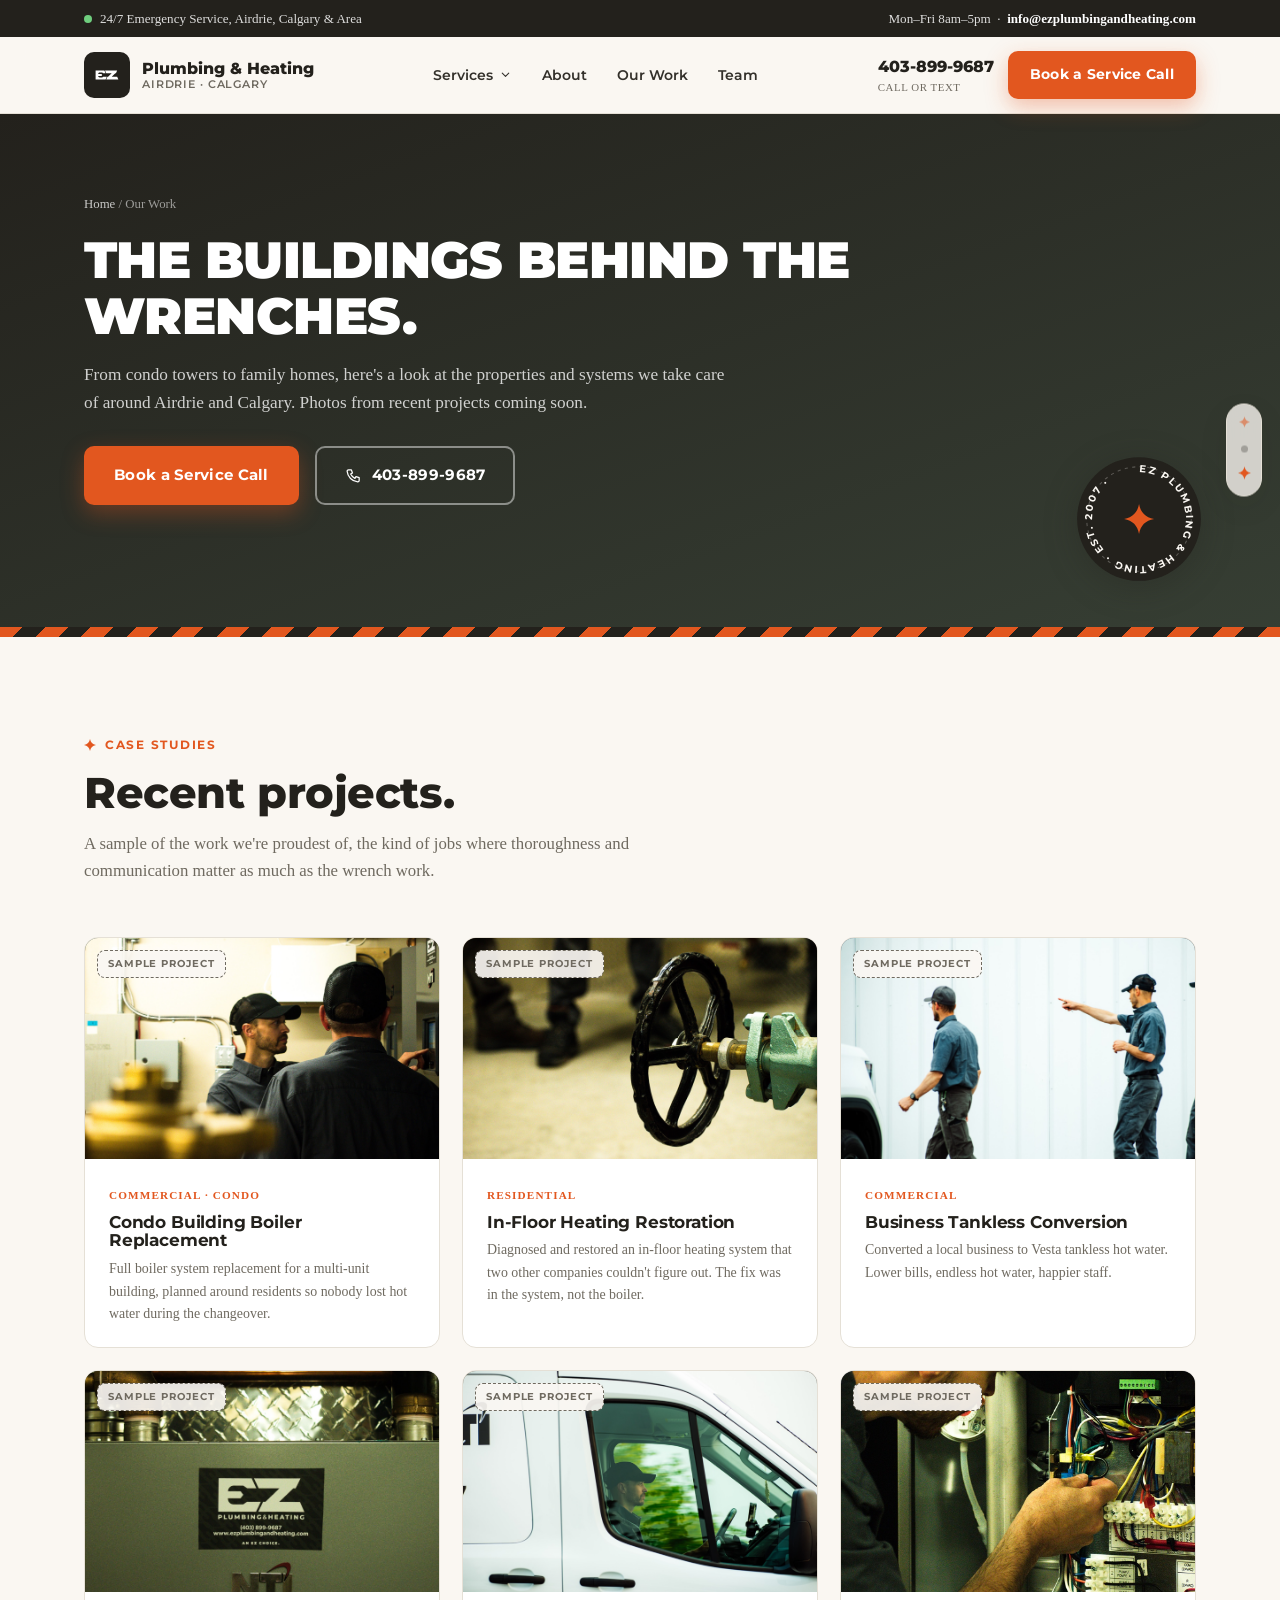
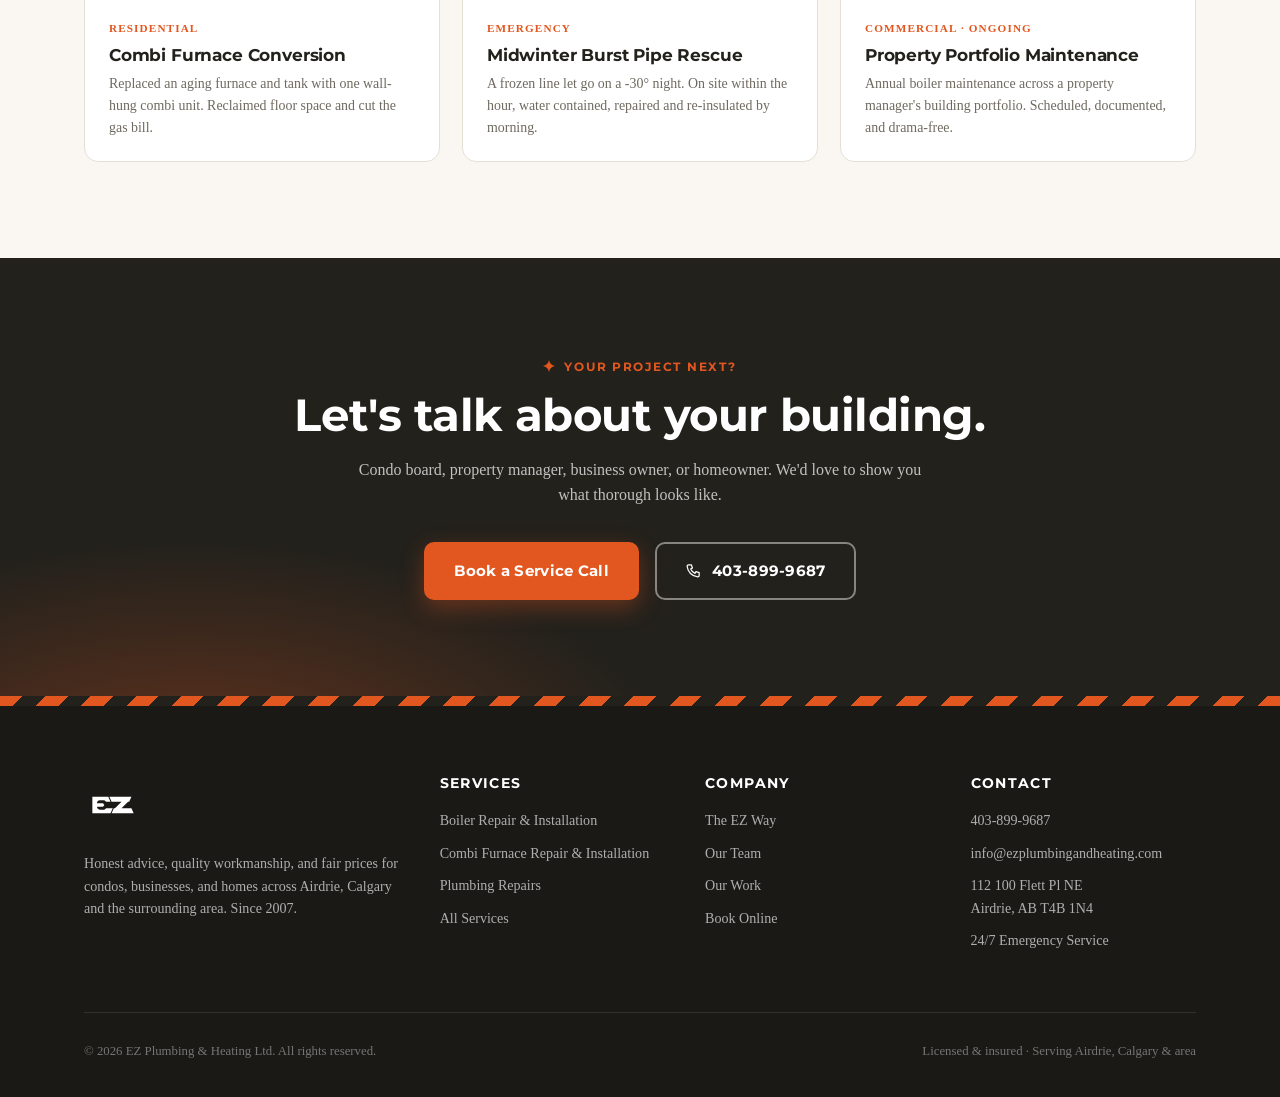
<file: our-work.html>
<!DOCTYPE html>
<html lang="en">
<head>
<meta charset="UTF-8">
<meta name="viewport" content="width=device-width, initial-scale=1.0">
<title>Our Work | Projects &amp; Case Studies | EZ Plumbing &amp; Heating | Airdrie &amp; Calgary</title>
<meta name="description" content="Recent plumbing & heating projects by EZ Plumbing & Heating. Condo boiler replacements, in-floor heating, commercial tankless conversions and more across Airdrie & Calgary.">
<link rel="preconnect" href="https://fonts.googleapis.com">
<link rel="preconnect" href="https://fonts.gstatic.com" crossorigin>
<link href="https://fonts.googleapis.com/css2?family=Montserrat:wght@500;600;700;800;900&display=swap" rel="stylesheet">
<link href="https://api.fontshare.com/v2/css?f[]=trench-slab@300,400,500&display=swap" rel="stylesheet">
<link rel="canonical" href="https://www.ezplumbingandheating.com/our-work.html">
<meta name="theme-color" content="#23211c">
<meta property="og:type" content="website">
<meta property="og:site_name" content="EZ Plumbing &amp; Heating">
<meta property="og:locale" content="en_CA">
<meta property="og:title" content="Our Work | Projects &amp; Case Studies | EZ Plumbing &amp; Heating | Airdrie &amp; Calgary">
<meta property="og:description" content="Recent plumbing & heating projects by EZ Plumbing & Heating. Condo boiler replacements, in-floor heating, commercial tankless conversions and more across Airdrie & Calgary.">
<meta property="og:url" content="https://www.ezplumbingandheating.com/our-work.html">
<meta property="og:image" content="https://www.ezplumbingandheating.com/assets/photos/simple-to-complex.jpg">
<meta name="twitter:card" content="summary_large_image">
<meta name="twitter:title" content="Our Work | Projects &amp; Case Studies | EZ Plumbing &amp; Heating | Airdrie &amp; Calgary">
<meta name="twitter:description" content="Recent plumbing & heating projects by EZ Plumbing & Heating. Condo boiler replacements, in-floor heating, commercial tankless conversions and more across Airdrie & Calgary.">
<meta name="twitter:image" content="https://www.ezplumbingandheating.com/assets/photos/simple-to-complex.jpg">
<link rel="icon" type="image/png" href="assets/favicon.png">
<link rel="stylesheet" href="styles.css">
<script type="application/ld+json">
{
 "@context": "https://schema.org",
 "@graph": [
  {
   "@type": "Plumber",
   "@id": "https://www.ezplumbingandheating.com/#business",
   "name": "EZ Plumbing & Heating",
   "url": "https://www.ezplumbingandheating.com/",
   "logo": "https://www.ezplumbingandheating.com/assets/favicon.png",
   "image": "https://www.ezplumbingandheating.com/assets/photos/boilers-passion.jpg",
   "telephone": "+1-403-899-9687",
   "email": "info@ezplumbingandheating.com",
   "foundingDate": "2007",
   "address": {
    "@type": "PostalAddress",
    "streetAddress": "112 100 Flett Pl NE",
    "addressLocality": "Airdrie",
    "addressRegion": "AB",
    "postalCode": "T4B 1N4",
    "addressCountry": "CA"
   },
   "areaServed": [
    {
     "@type": "City",
     "name": "Airdrie"
    },
    {
     "@type": "City",
     "name": "Calgary"
    }
   ],
   "openingHoursSpecification": [
    {
     "@type": "OpeningHoursSpecification",
     "dayOfWeek": [
      "Monday",
      "Tuesday",
      "Wednesday",
      "Thursday",
      "Friday"
     ],
     "opens": "08:00",
     "closes": "17:00"
    }
   ]
  },
  {
   "@type": "BreadcrumbList",
   "itemListElement": [
    {
     "@type": "ListItem",
     "position": 1,
     "name": "Home",
     "item": "https://www.ezplumbingandheating.com/"
    },
    {
     "@type": "ListItem",
     "position": 2,
     "name": "Our Work",
     "item": "https://www.ezplumbingandheating.com/our-work.html"
    }
   ]
  },
  {
   "@type": "CollectionPage",
   "url": "https://www.ezplumbingandheating.com/our-work.html",
   "name": "Our Work | Projects & Case Studies | EZ Plumbing & Heating | Airdrie & Calgary",
   "description": "Recent plumbing & heating projects by EZ Plumbing & Heating. Condo boiler replacements, in-floor heating, commercial tankless conversions and more across Airdrie & Calgary.",
   "about": {
    "@id": "https://www.ezplumbingandheating.com/#business"
   }
  }
 ]
}
</script>
</head>
<body>

<div class="topbar">
  <div class="container">
    <div class="left"><span class="pulse-dot"></span>24/7 Emergency Service, Airdrie, Calgary &amp; Area</div>
    <div class="right">Mon–Fri 8am–5pm &nbsp;·&nbsp; <a href="mailto:info@ezplumbingandheating.com">info@ezplumbingandheating.com</a></div>
  </div>
</div>

<nav class="nav">
  <div class="container">
    <a class="nav-logo" href="index.html">
      <span class="mark"><img src="assets/ez-logo-white.svg" alt="EZ Plumbing &amp; Heating logo"></span>
      <div class="word">Plumbing &amp; Heating<span>Airdrie · Calgary</span></div>
    </a>
    <ul class="nav-links">
      <li class="has-dropdown">
        <a href="services.html">Services <svg class="caret" aria-hidden="true"><use href="assets/icons.svg#chevron"/></svg></a>
        <ul class="nav-dropdown">
          <li><a href="boilers.html">Boiler Repair &amp; Installation</a></li>
          <li><a href="combi-furnace.html">Combi Furnace Repair &amp; Installation</a></li>
          <li><a href="plumbing-repairs.html">Plumbing Repairs</a></li>
          <li class="all"><a href="services.html">All Services &rarr;</a></li>
        </ul>
      </li>
      <li><a href="why-ez.html">About</a></li>
      <li><a href="our-work.html">Our Work</a></li>
      <li><a href="team.html">Team</a></li>
    </ul>
    <div class="nav-cta">
      <a class="nav-phone" href="tel:4038999687">403-899-9687<small>Call or text</small></a>
      <a class="btn btn-primary small" href="index.html#book">Book a Service Call</a>
    </div>
  </div>
</nav>

<header class="page-hero">
  <div class="container">
    <div class="crumb"><a href="index.html">Home</a> / Our Work</div>
    <h1>The buildings behind the wrenches.</h1>
    <p>From condo towers to family homes, here's a look at the properties and systems we take care of around Airdrie and Calgary. Photos from recent projects coming soon.</p>
    <div class="hero-ctas">
      <a class="btn btn-primary" href="index.html#book">Book a Service Call</a>
      <a class="btn btn-ghost" href="tel:4038999687"><svg class="ico" aria-hidden="true"><use href="assets/icons.svg#phone"/></svg> 403-899-9687</a>
    </div>
    <svg class="badge-rot" viewBox="0 0 120 120" xmlns="http://www.w3.org/2000/svg" aria-hidden="true">
      <circle cx="60" cy="60" r="58" fill="#23211c"/>
      <circle cx="60" cy="60" r="49" fill="none" stroke="#faf7f2" stroke-opacity="0.25" stroke-width="1" stroke-dasharray="3 4"/>
      <defs><path id="badge-circ" d="M60 16a44 44 0 1 1-0.01 0"/></defs>
      <text fill="#faf7f2" font-family="Montserrat, sans-serif" font-size="9.5" font-weight="700" letter-spacing="1.6">
        <textPath href="#badge-circ">EZ PLUMBING &amp; HEATING · EST. 2007 ·</textPath>
      </text>
      <path fill="#e2571f" transform="translate(46,46) scale(1.17)" d="M12 0C13.2 6.8 17.2 10.8 24 12 17.2 13.2 13.2 17.2 12 24 10.8 17.2 6.8 13.2 0 12 6.8 10.8 10.8 6.8 12 0Z"/>
    </svg>
  </div>
</header>

<div class="stripe-divider" aria-hidden="true"></div>

<section class="section" id="projects" data-rail="Projects">
  <div class="container">
    <div class="section-head">
      <span class="eyebrow">Case Studies</span>
      <h2>Recent projects.</h2>
      <p>A sample of the work we're proudest of, the kind of jobs where thoroughness and communication matter as much as the wrench work.</p>
    </div>
    <div class="projects-grid">
      <div class="project-card">
        <div class="thumb t1">
          <span class="sample-tag">Sample project</span>
          <img src="assets/photos/simple-to-complex.jpg" alt="EZ technicians working on a condo building boiler" loading="lazy">
        </div>
        <div class="body">
          <span class="cat">Commercial · Condo</span>
          <h3>Condo Building Boiler Replacement</h3>
          <p>Full boiler system replacement for a multi-unit building, planned around residents so nobody lost hot water during the changeover.</p>
        </div>
      </div>
      <div class="project-card">
        <div class="thumb t2">
          <span class="sample-tag">Sample project</span>
          <img src="assets/photos/session-54.jpg" alt="Valve on a residential heating system" loading="lazy">
        </div>
        <div class="body">
          <span class="cat">Residential</span>
          <h3>In-Floor Heating Restoration</h3>
          <p>Diagnosed and restored an in-floor heating system that two other companies couldn't figure out. The fix was in the system, not the boiler.</p>
        </div>
      </div>
      <div class="project-card">
        <div class="thumb t3">
          <span class="sample-tag">Sample project</span>
          <img src="assets/photos/we-build-trust.jpg" alt="EZ technicians at a commercial job site" loading="lazy">
        </div>
        <div class="body">
          <span class="cat">Commercial</span>
          <h3>Business Tankless Conversion</h3>
          <p>Converted a local business to Vesta tankless hot water. Lower bills, endless hot water, happier staff.</p>
        </div>
      </div>
      <div class="project-card">
        <div class="thumb t1">
          <span class="sample-tag">Sample project</span>
          <img src="assets/photos/boilers-passion.jpg" alt="Wall-hung high-efficiency unit installed by EZ" loading="lazy">
        </div>
        <div class="body">
          <span class="cat">Residential</span>
          <h3>Combi Furnace Conversion</h3>
          <p>Replaced an aging furnace and tank with one wall-hung combi unit. Reclaimed floor space and cut the gas bill.</p>
        </div>
      </div>
      <div class="project-card">
        <div class="thumb t2">
          <span class="sample-tag">Sample project</span>
          <img src="assets/photos/services.jpg" alt="EZ van heading to an emergency call" loading="lazy">
        </div>
        <div class="body">
          <span class="cat">Emergency</span>
          <h3>Midwinter Burst Pipe Rescue</h3>
          <p>A frozen line let go on a -30° night. On site within the hour, water contained, repaired and re-insulated by morning.</p>
        </div>
      </div>
      <div class="project-card">
        <div class="thumb t3">
          <span class="sample-tag">Sample project</span>
          <img src="assets/photos/session-39.jpg" alt="EZ technician performing boiler maintenance" loading="lazy">
        </div>
        <div class="body">
          <span class="cat">Commercial · Ongoing</span>
          <h3>Property Portfolio Maintenance</h3>
          <p>Annual boiler maintenance across a property manager's building portfolio. Scheduled, documented, and drama-free.</p>
        </div>
      </div>
    </div>
  </div>
</section>

<section class="section cta-band" id="get-started" data-rail="Get Started">
  <div class="container">
    <span class="eyebrow">Your Project Next?</span>
    <h2>Let's talk about your building.</h2>
    <p>Condo board, property manager, business owner, or homeowner. We'd love to show you what thorough looks like.</p>
    <div class="btns">
      <a class="btn btn-primary" href="index.html#book">Book a Service Call</a>
      <a class="btn btn-ghost" href="tel:4038999687"><svg class="ico" aria-hidden="true"><use href="assets/icons.svg#phone"/></svg> 403-899-9687</a>
    </div>
  </div>
</section>

<div class="stripe-divider" aria-hidden="true"></div>
<footer>
  <div class="container">
    <div class="footer-grid">
      <div class="footer-brand">
        <span class="mark"><img src="assets/ez-logo-white.svg" alt="EZ Plumbing &amp; Heating logo"></span>
        <p>Honest advice, quality workmanship, and fair prices for condos, businesses, and homes across Airdrie, Calgary and the surrounding area. Since 2007.</p>
      </div>
      <div>
        <h4>Services</h4>
        <ul>
          <li><a href="boilers.html">Boiler Repair &amp; Installation</a></li>
          <li><a href="combi-furnace.html">Combi Furnace Repair &amp; Installation</a></li>
          <li><a href="plumbing-repairs.html">Plumbing Repairs</a></li>
          <li><a href="services.html">All Services</a></li>
        </ul>
      </div>
      <div>
        <h4>Company</h4>
        <ul>
          <li><a href="why-ez.html">The EZ Way</a></li>
          <li><a href="team.html">Our Team</a></li>
          <li><a href="our-work.html">Our Work</a></li>
          <li><a href="index.html#book">Book Online</a></li>
        </ul>
      </div>
      <div>
        <h4>Contact</h4>
        <ul>
          <li><a href="tel:4038999687">403-899-9687</a></li>
          <li><a href="mailto:info@ezplumbingandheating.com">info@ezplumbingandheating.com</a></li>
          <li>112 100 Flett Pl NE<br>Airdrie, AB T4B 1N4</li>
          <li>24/7 Emergency Service</li>
        </ul>
      </div>
    </div>
    <div class="footer-bottom">
      <span>© 2026 EZ Plumbing &amp; Heating Ltd. All rights reserved.</span>
      <span>Licensed &amp; insured · Serving Airdrie, Calgary &amp; area</span>
    </div>
  </div>
</footer>

<div class="mobile-call"><a href="tel:4038999687"><svg class="ico" aria-hidden="true"><use href="assets/icons.svg#phone"/></svg> Call EZ Now: 403-899-9687</a></div>

<script src="assets/site.js" defer></script>
</body>
</html>
</file>
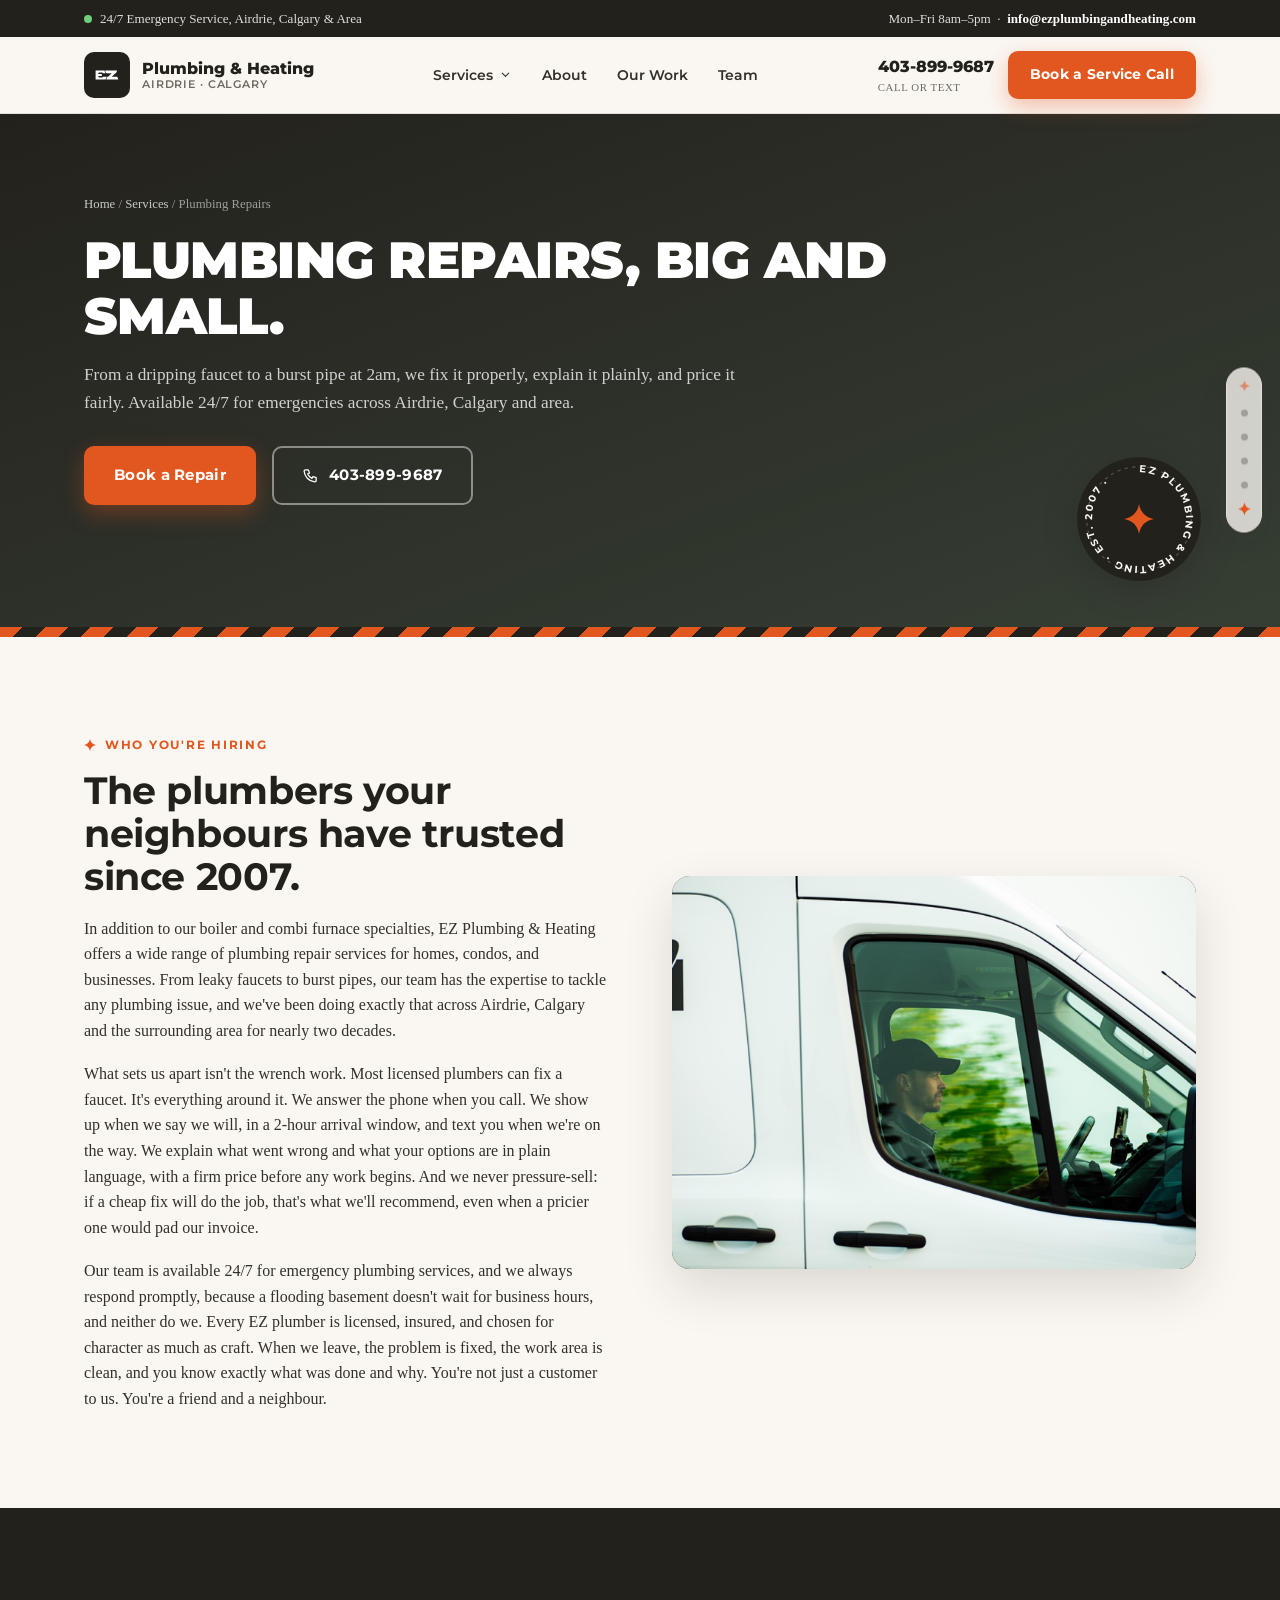
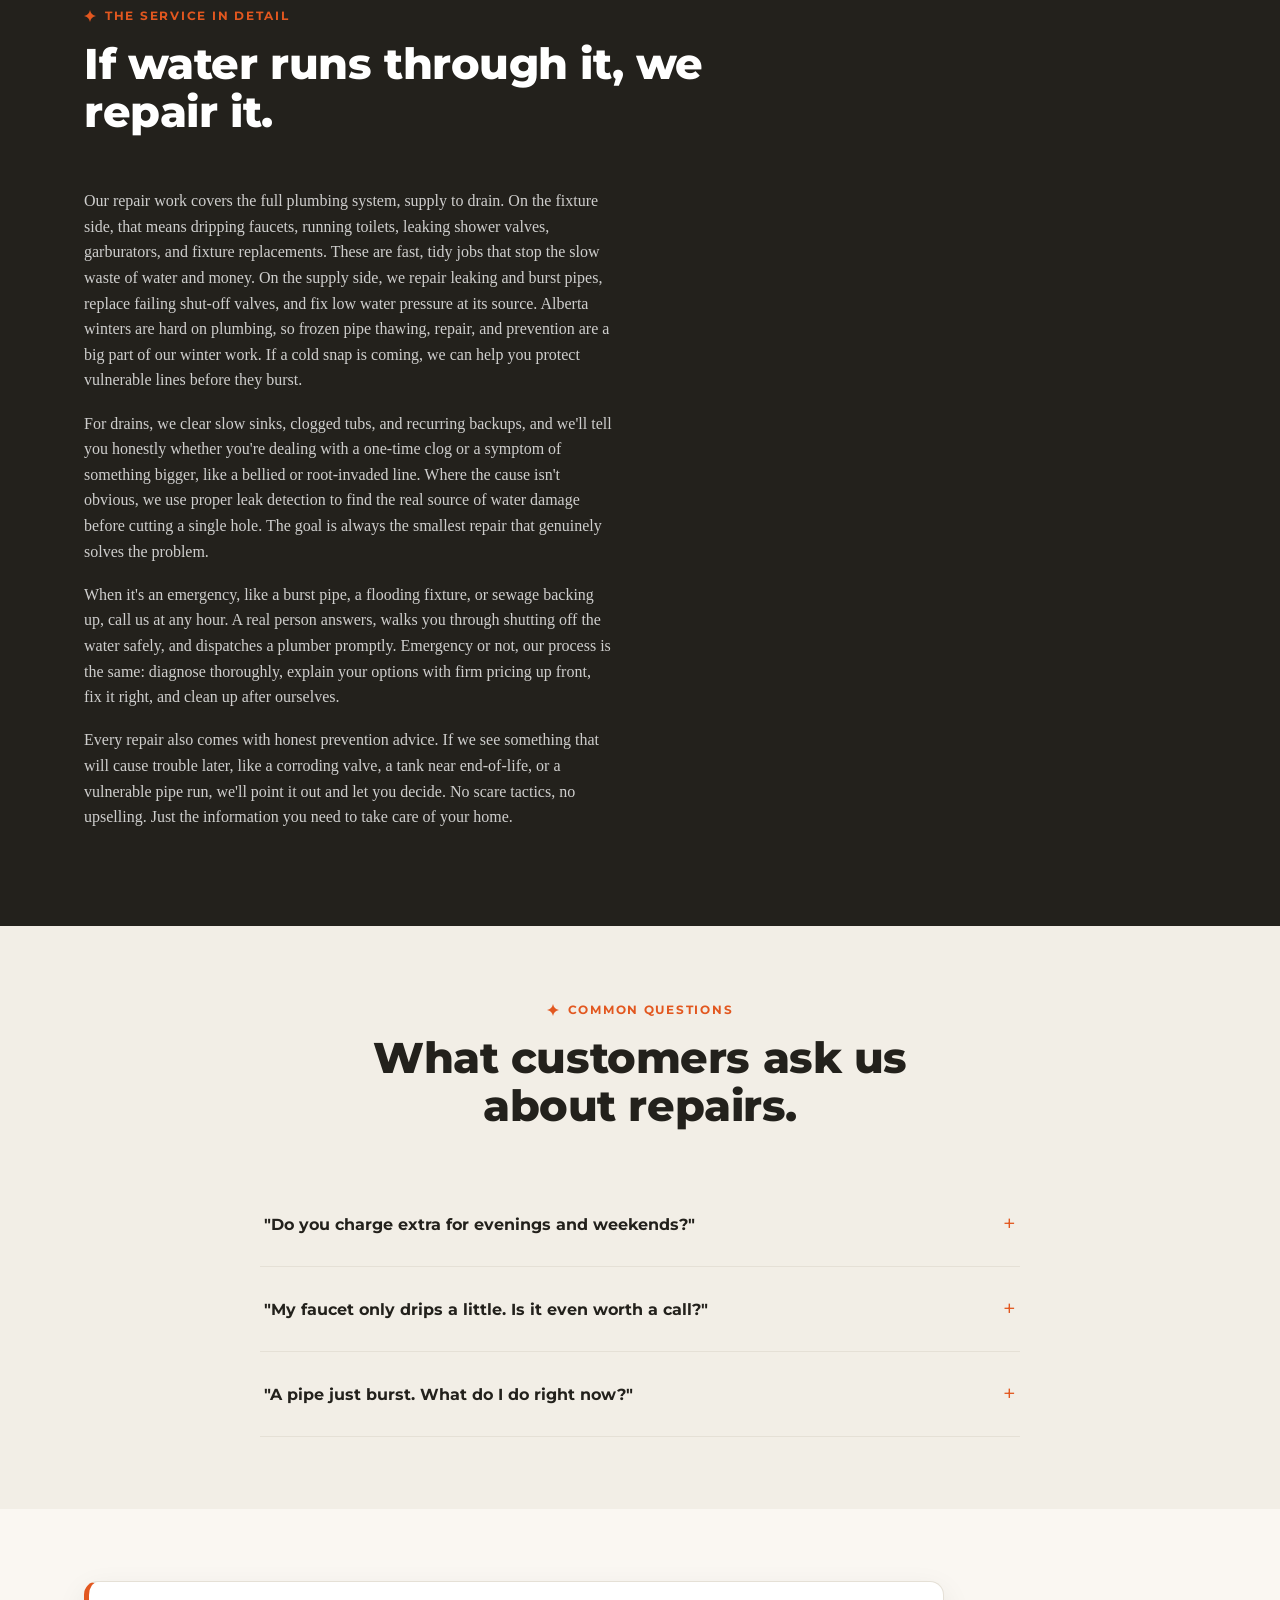
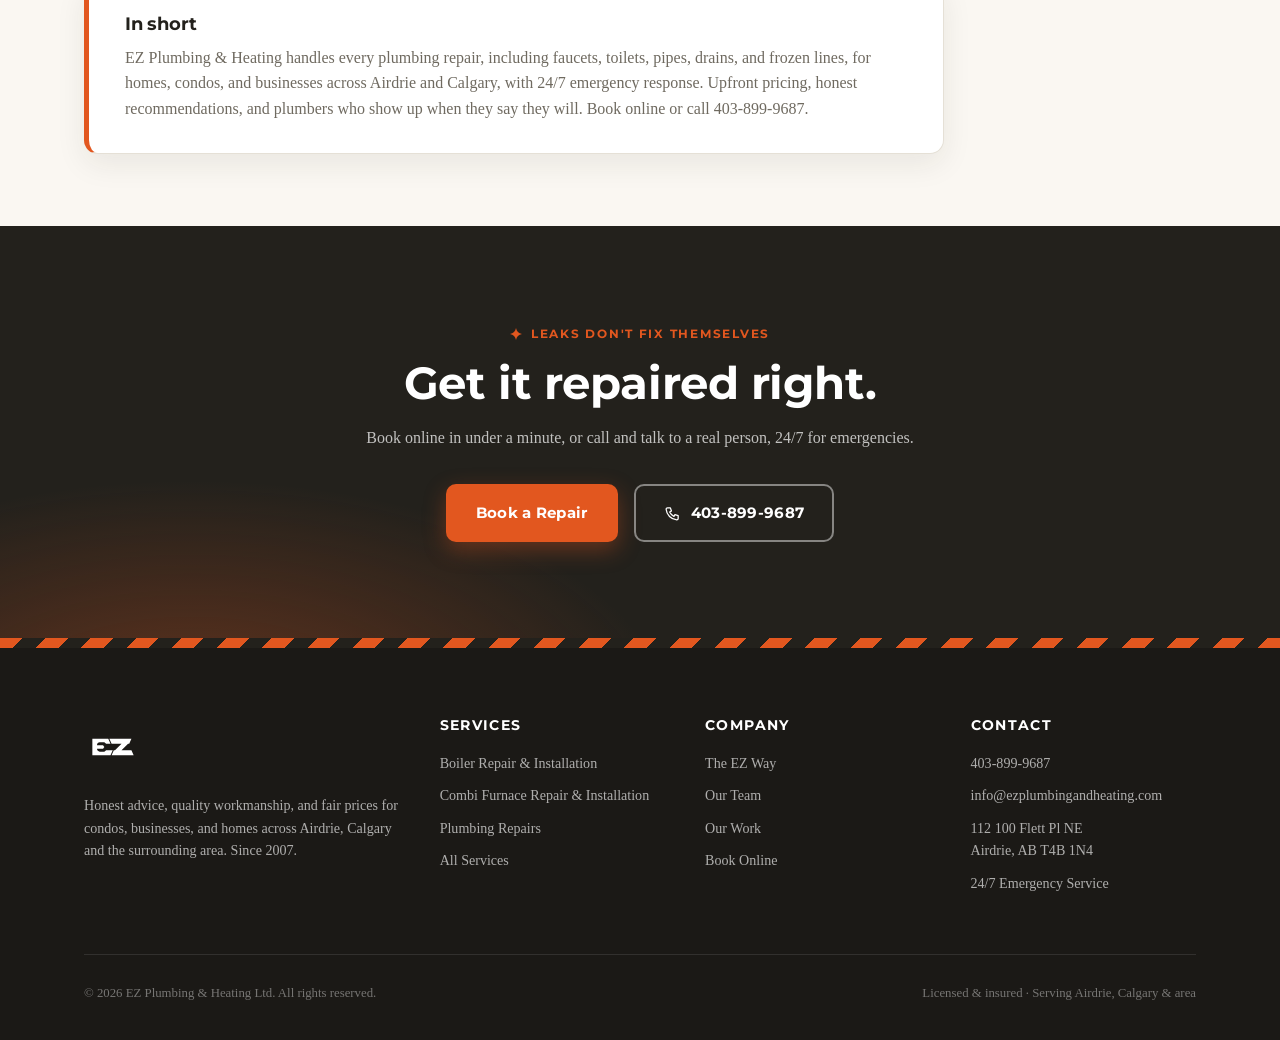
<file: plumbing-repairs.html>
<!DOCTYPE html>
<html lang="en">
<head>
<meta charset="UTF-8">
<meta name="viewport" content="width=device-width, initial-scale=1.0">
<title>Plumbing Repairs | 24/7 Emergency Plumber | EZ Plumbing &amp; Heating | Airdrie &amp; Calgary</title>
<meta name="description" content="Plumbing repairs in Airdrie & Calgary. Leaky faucets, burst pipes, drains, toilets and more. 24/7 emergency response, upfront pricing, honest advice. Call 403-899-9687.">
<link rel="preconnect" href="https://fonts.googleapis.com">
<link rel="preconnect" href="https://fonts.gstatic.com" crossorigin>
<link href="https://fonts.googleapis.com/css2?family=Montserrat:wght@500;600;700;800;900&display=swap" rel="stylesheet">
<link href="https://api.fontshare.com/v2/css?f[]=trench-slab@300,400,500&display=swap" rel="stylesheet">
<link rel="canonical" href="https://www.ezplumbingandheating.com/plumbing-repairs.html">
<meta name="theme-color" content="#23211c">
<meta property="og:type" content="website">
<meta property="og:site_name" content="EZ Plumbing &amp; Heating">
<meta property="og:locale" content="en_CA">
<meta property="og:title" content="Plumbing Repairs | 24/7 Emergency Plumber | EZ Plumbing &amp; Heating | Airdrie &amp; Calgary">
<meta property="og:description" content="Plumbing repairs in Airdrie & Calgary. Leaky faucets, burst pipes, drains, toilets and more. 24/7 emergency response, upfront pricing, honest advice. Call 403-899-9687.">
<meta property="og:url" content="https://www.ezplumbingandheating.com/plumbing-repairs.html">
<meta property="og:image" content="https://www.ezplumbingandheating.com/assets/photos/services.jpg">
<meta name="twitter:card" content="summary_large_image">
<meta name="twitter:title" content="Plumbing Repairs | 24/7 Emergency Plumber | EZ Plumbing &amp; Heating | Airdrie &amp; Calgary">
<meta name="twitter:description" content="Plumbing repairs in Airdrie & Calgary. Leaky faucets, burst pipes, drains, toilets and more. 24/7 emergency response, upfront pricing, honest advice. Call 403-899-9687.">
<meta name="twitter:image" content="https://www.ezplumbingandheating.com/assets/photos/services.jpg">
<link rel="icon" type="image/png" href="assets/favicon.png">
<link rel="stylesheet" href="styles.css">
<script type="application/ld+json">
{
 "@context": "https://schema.org",
 "@graph": [
  {
   "@type": "Plumber",
   "@id": "https://www.ezplumbingandheating.com/#business",
   "name": "EZ Plumbing & Heating",
   "url": "https://www.ezplumbingandheating.com/",
   "logo": "https://www.ezplumbingandheating.com/assets/favicon.png",
   "image": "https://www.ezplumbingandheating.com/assets/photos/boilers-passion.jpg",
   "telephone": "+1-403-899-9687",
   "email": "info@ezplumbingandheating.com",
   "foundingDate": "2007",
   "address": {
    "@type": "PostalAddress",
    "streetAddress": "112 100 Flett Pl NE",
    "addressLocality": "Airdrie",
    "addressRegion": "AB",
    "postalCode": "T4B 1N4",
    "addressCountry": "CA"
   },
   "areaServed": [
    {
     "@type": "City",
     "name": "Airdrie"
    },
    {
     "@type": "City",
     "name": "Calgary"
    }
   ],
   "openingHoursSpecification": [
    {
     "@type": "OpeningHoursSpecification",
     "dayOfWeek": [
      "Monday",
      "Tuesday",
      "Wednesday",
      "Thursday",
      "Friday"
     ],
     "opens": "08:00",
     "closes": "17:00"
    }
   ]
  },
  {
   "@type": "BreadcrumbList",
   "itemListElement": [
    {
     "@type": "ListItem",
     "position": 1,
     "name": "Home",
     "item": "https://www.ezplumbingandheating.com/"
    },
    {
     "@type": "ListItem",
     "position": 2,
     "name": "Services",
     "item": "https://www.ezplumbingandheating.com/services.html"
    },
    {
     "@type": "ListItem",
     "position": 3,
     "name": "Plumbing Repairs",
     "item": "https://www.ezplumbingandheating.com/plumbing-repairs.html"
    }
   ]
  },
  {
   "@type": "Service",
   "name": "Plumbing Repairs",
   "serviceType": "Residential and commercial plumbing repairs with 24/7 emergency service",
   "description": "Plumbing repairs in Airdrie & Calgary. Leaky faucets, burst pipes, drains, toilets and more. 24/7 emergency response, upfront pricing, honest advice. Call 403-899-9687.",
   "url": "https://www.ezplumbingandheating.com/plumbing-repairs.html",
   "provider": {
    "@id": "https://www.ezplumbingandheating.com/#business"
   },
   "areaServed": [
    {
     "@type": "City",
     "name": "Airdrie"
    },
    {
     "@type": "City",
     "name": "Calgary"
    }
   ]
  },
  {
   "@type": "FAQPage",
   "mainEntity": [
    {
     "@type": "Question",
     "name": "Do you charge extra for evenings and weekends?",
     "acceptedAnswer": {
      "@type": "Answer",
      "text": "After-hours emergency calls do carry a different rate, but we tell you exactly what it is before we dispatch. You'll never discover it on the invoice."
     }
    },
    {
     "@type": "Question",
     "name": "My faucet only drips a little. Is it even worth a call?",
     "acceptedAnswer": {
      "@type": "Answer",
      "text": "A small drip wastes thousands of litres a year and usually signals wear that gets more expensive to fix later. We'll sort it quickly, or tell you honestly if it can safely wait."
     }
    },
    {
     "@type": "Question",
     "name": "A pipe just burst. What do I do right now?",
     "acceptedAnswer": {
      "@type": "Answer",
      "text": "Shut off your main water valve (usually in the basement near the water meter) and call us at 403-899-9687. We answer 24/7 and dispatch immediately for active leaks."
     }
    }
   ]
  }
 ]
}
</script>
</head>
<body>

<div class="topbar">
  <div class="container">
    <div class="left"><span class="pulse-dot"></span>24/7 Emergency Service, Airdrie, Calgary &amp; Area</div>
    <div class="right">Mon–Fri 8am–5pm &nbsp;·&nbsp; <a href="mailto:info@ezplumbingandheating.com">info@ezplumbingandheating.com</a></div>
  </div>
</div>

<nav class="nav">
  <div class="container">
    <a class="nav-logo" href="index.html">
      <span class="mark"><img src="assets/ez-logo-white.svg" alt="EZ Plumbing &amp; Heating logo"></span>
      <div class="word">Plumbing &amp; Heating<span>Airdrie · Calgary</span></div>
    </a>
    <ul class="nav-links">
      <li class="has-dropdown">
        <a href="services.html">Services <svg class="caret" aria-hidden="true"><use href="assets/icons.svg#chevron"/></svg></a>
        <ul class="nav-dropdown">
          <li><a href="boilers.html">Boiler Repair &amp; Installation</a></li>
          <li><a href="combi-furnace.html">Combi Furnace Repair &amp; Installation</a></li>
          <li><a href="plumbing-repairs.html">Plumbing Repairs</a></li>
          <li class="all"><a href="services.html">All Services &rarr;</a></li>
        </ul>
      </li>
      <li><a href="why-ez.html">About</a></li>
      <li><a href="our-work.html">Our Work</a></li>
      <li><a href="team.html">Team</a></li>
    </ul>
    <div class="nav-cta">
      <a class="nav-phone" href="tel:4038999687">403-899-9687<small>Call or text</small></a>
      <a class="btn btn-primary small" href="index.html#book">Book a Service Call</a>
    </div>
  </div>
</nav>

<header class="page-hero">
  <div class="container">
    <div class="crumb"><a href="index.html">Home</a> / <a href="services.html">Services</a> / Plumbing Repairs</div>
    <h1>Plumbing repairs, big and small.</h1>
    <p>From a dripping faucet to a burst pipe at 2am, we fix it properly, explain it plainly, and price it fairly. Available 24/7 for emergencies across Airdrie, Calgary and area.</p>
    <div class="hero-ctas">
      <a class="btn btn-primary" href="index.html#book">Book a Repair</a>
      <a class="btn btn-ghost" href="tel:4038999687"><svg class="ico" aria-hidden="true"><use href="assets/icons.svg#phone"/></svg> 403-899-9687</a>
    </div>
    <svg class="badge-rot" viewBox="0 0 120 120" xmlns="http://www.w3.org/2000/svg" aria-hidden="true">
      <circle cx="60" cy="60" r="58" fill="#23211c"/>
      <circle cx="60" cy="60" r="49" fill="none" stroke="#faf7f2" stroke-opacity="0.25" stroke-width="1" stroke-dasharray="3 4"/>
      <defs><path id="badge-circ" d="M60 16a44 44 0 1 1-0.01 0"/></defs>
      <text fill="#faf7f2" font-family="Montserrat, sans-serif" font-size="9.5" font-weight="700" letter-spacing="1.6">
        <textPath href="#badge-circ">EZ PLUMBING &amp; HEATING · EST. 2007 ·</textPath>
      </text>
      <path fill="#e2571f" transform="translate(46,46) scale(1.17)" d="M12 0C13.2 6.8 17.2 10.8 24 12 17.2 13.2 13.2 17.2 12 24 10.8 17.2 6.8 13.2 0 12 6.8 10.8 10.8 6.8 12 0Z"/>
    </svg>
  </div>
</header>

<div class="stripe-divider" aria-hidden="true"></div>

<!-- COMPANY & THE SERVICE (≈250 words) -->
<section class="section" id="who" data-rail="Who We Are">
  <div class="container boiler-split">
    <div>
      <span class="eyebrow">Who You're Hiring</span>
      <h2 style="font-size: clamp(1.8rem, 3vw, 2.4rem); margin-bottom: 18px;">The plumbers your neighbours have trusted since 2007.</h2>
      <div class="prose">
        <p>In addition to our boiler and combi furnace specialties, EZ Plumbing &amp; Heating offers a wide range of plumbing repair services for homes, condos, and businesses. From leaky faucets to burst pipes, our team has the expertise to tackle any plumbing issue, and we've been doing exactly that across Airdrie, Calgary and the surrounding area for nearly two decades.</p>
        <p>What sets us apart isn't the wrench work. Most licensed plumbers can fix a faucet. It's everything around it. We answer the phone when you call. We show up when we say we will, in a 2-hour arrival window, and text you when we're on the way. We explain what went wrong and what your options are in plain language, with a firm price before any work begins. And we never pressure-sell: if a cheap fix will do the job, that's what we'll recommend, even when a pricier one would pad our invoice.</p>
        <p>Our team is available 24/7 for emergency plumbing services, and we always respond promptly, because a flooding basement doesn't wait for business hours, and neither do we. Every EZ plumber is licensed, insured, and chosen for character as much as craft. When we leave, the problem is fixed, the work area is clean, and you know exactly what was done and why. You're not just a customer to us. You're a friend and a neighbour.</p>
      </div>
    </div>
    <div class="visual">
      <img src="assets/photos/services.jpg" alt="EZ plumber heading to a service call in the company van" loading="lazy">
    </div>
  </div>
</section>

<!-- SERVICE IN DETAIL (≈300 words) -->
<section class="section ezway" id="service" data-rail="The Service">
  <div class="container">
    <div class="section-head">
      <span class="eyebrow">The Service In Detail</span>
      <h2>If water runs through it, we repair it.</h2>
    </div>
    <div class="prose on-dark">
      <p>Our repair work covers the full plumbing system, supply to drain. On the fixture side, that means dripping faucets, running toilets, leaking shower valves, garburators, and fixture replacements. These are fast, tidy jobs that stop the slow waste of water and money. On the supply side, we repair leaking and burst pipes, replace failing shut-off valves, and fix low water pressure at its source. Alberta winters are hard on plumbing, so frozen pipe thawing, repair, and prevention are a big part of our winter work. If a cold snap is coming, we can help you protect vulnerable lines before they burst.</p>
      <p>For drains, we clear slow sinks, clogged tubs, and recurring backups, and we'll tell you honestly whether you're dealing with a one-time clog or a symptom of something bigger, like a bellied or root-invaded line. Where the cause isn't obvious, we use proper leak detection to find the real source of water damage before cutting a single hole. The goal is always the smallest repair that genuinely solves the problem.</p>
      <p>When it's an emergency, like a burst pipe, a flooding fixture, or sewage backing up, call us at any hour. A real person answers, walks you through shutting off the water safely, and dispatches a plumber promptly. Emergency or not, our process is the same: diagnose thoroughly, explain your options with firm pricing up front, fix it right, and clean up after ourselves.</p>
      <p>Every repair also comes with honest prevention advice. If we see something that will cause trouble later, like a corroding valve, a tank near end-of-life, or a vulnerable pipe run, we'll point it out and let you decide. No scare tactics, no upselling. Just the information you need to take care of your home.</p>
    </div>
  </div>
</section>

<!-- 3 QUESTIONS -->
<section class="section tight" id="faq" data-rail="Questions" style="background: var(--cream-2);">
  <div class="container">
    <div class="section-head center">
      <span class="eyebrow">Common Questions</span>
      <h2>What customers ask us about repairs.</h2>
    </div>
    <div class="faq-list">
      <details class="faq-item">
        <summary>"Do you charge extra for evenings and weekends?"<span class="plus">+</span></summary>
        <div class="answer">After-hours emergency calls do carry a different rate, but we tell you exactly what it is before we dispatch. You'll never discover it on the invoice.</div>
      </details>
      <details class="faq-item">
        <summary>"My faucet only drips a little. Is it even worth a call?"<span class="plus">+</span></summary>
        <div class="answer">A small drip wastes thousands of litres a year and usually signals wear that gets more expensive to fix later. We'll sort it quickly, or tell you honestly if it can safely wait.</div>
      </details>
      <details class="faq-item">
        <summary>"A pipe just burst. What do I do right now?"<span class="plus">+</span></summary>
        <div class="answer">Shut off your main water valve (usually in the basement near the water meter) and call us at 403-899-9687. We answer 24/7 and dispatch immediately for active leaks.</div>
      </details>
    </div>
  </div>
</section>

<!-- SUMMARY -->
<section class="section tight" id="summary" data-rail="In Short">
  <div class="container">
    <div class="summary-box">
      <h3>In short</h3>
      <p>EZ Plumbing &amp; Heating handles every plumbing repair, including faucets, toilets, pipes, drains, and frozen lines, for homes, condos, and businesses across Airdrie and Calgary, with 24/7 emergency response. Upfront pricing, honest recommendations, and plumbers who show up when they say they will. Book online or call 403-899-9687.</p>
    </div>
  </div>
</section>

<section class="section cta-band" id="get-started" data-rail="Get Started">
  <div class="container">
    <span class="eyebrow">Leaks Don't Fix Themselves</span>
    <h2>Get it repaired right.</h2>
    <p>Book online in under a minute, or call and talk to a real person, 24/7 for emergencies.</p>
    <div class="btns">
      <a class="btn btn-primary" href="index.html#book">Book a Repair</a>
      <a class="btn btn-ghost" href="tel:4038999687"><svg class="ico" aria-hidden="true"><use href="assets/icons.svg#phone"/></svg> 403-899-9687</a>
    </div>
  </div>
</section>

<div class="stripe-divider" aria-hidden="true"></div>
<footer>
  <div class="container">
    <div class="footer-grid">
      <div class="footer-brand">
        <span class="mark"><img src="assets/ez-logo-white.svg" alt="EZ Plumbing &amp; Heating logo"></span>
        <p>Honest advice, quality workmanship, and fair prices for condos, businesses, and homes across Airdrie, Calgary and the surrounding area. Since 2007.</p>
      </div>
      <div>
        <h4>Services</h4>
        <ul>
          <li><a href="boilers.html">Boiler Repair &amp; Installation</a></li>
          <li><a href="combi-furnace.html">Combi Furnace Repair &amp; Installation</a></li>
          <li><a href="plumbing-repairs.html">Plumbing Repairs</a></li>
          <li><a href="services.html">All Services</a></li>
        </ul>
      </div>
      <div>
        <h4>Company</h4>
        <ul>
          <li><a href="why-ez.html">The EZ Way</a></li>
          <li><a href="team.html">Our Team</a></li>
          <li><a href="our-work.html">Our Work</a></li>
          <li><a href="index.html#book">Book Online</a></li>
        </ul>
      </div>
      <div>
        <h4>Contact</h4>
        <ul>
          <li><a href="tel:4038999687">403-899-9687</a></li>
          <li><a href="mailto:info@ezplumbingandheating.com">info@ezplumbingandheating.com</a></li>
          <li>112 100 Flett Pl NE<br>Airdrie, AB T4B 1N4</li>
          <li>24/7 Emergency Service</li>
        </ul>
      </div>
    </div>
    <div class="footer-bottom">
      <span>© 2026 EZ Plumbing &amp; Heating Ltd. All rights reserved.</span>
      <span>Licensed &amp; insured · Serving Airdrie, Calgary &amp; area</span>
    </div>
  </div>
</footer>

<div class="mobile-call"><a href="tel:4038999687"><svg class="ico" aria-hidden="true"><use href="assets/icons.svg#phone"/></svg> Call EZ Now: 403-899-9687</a></div>

<script src="assets/site.js" defer></script>
</body>
</html>
</file>
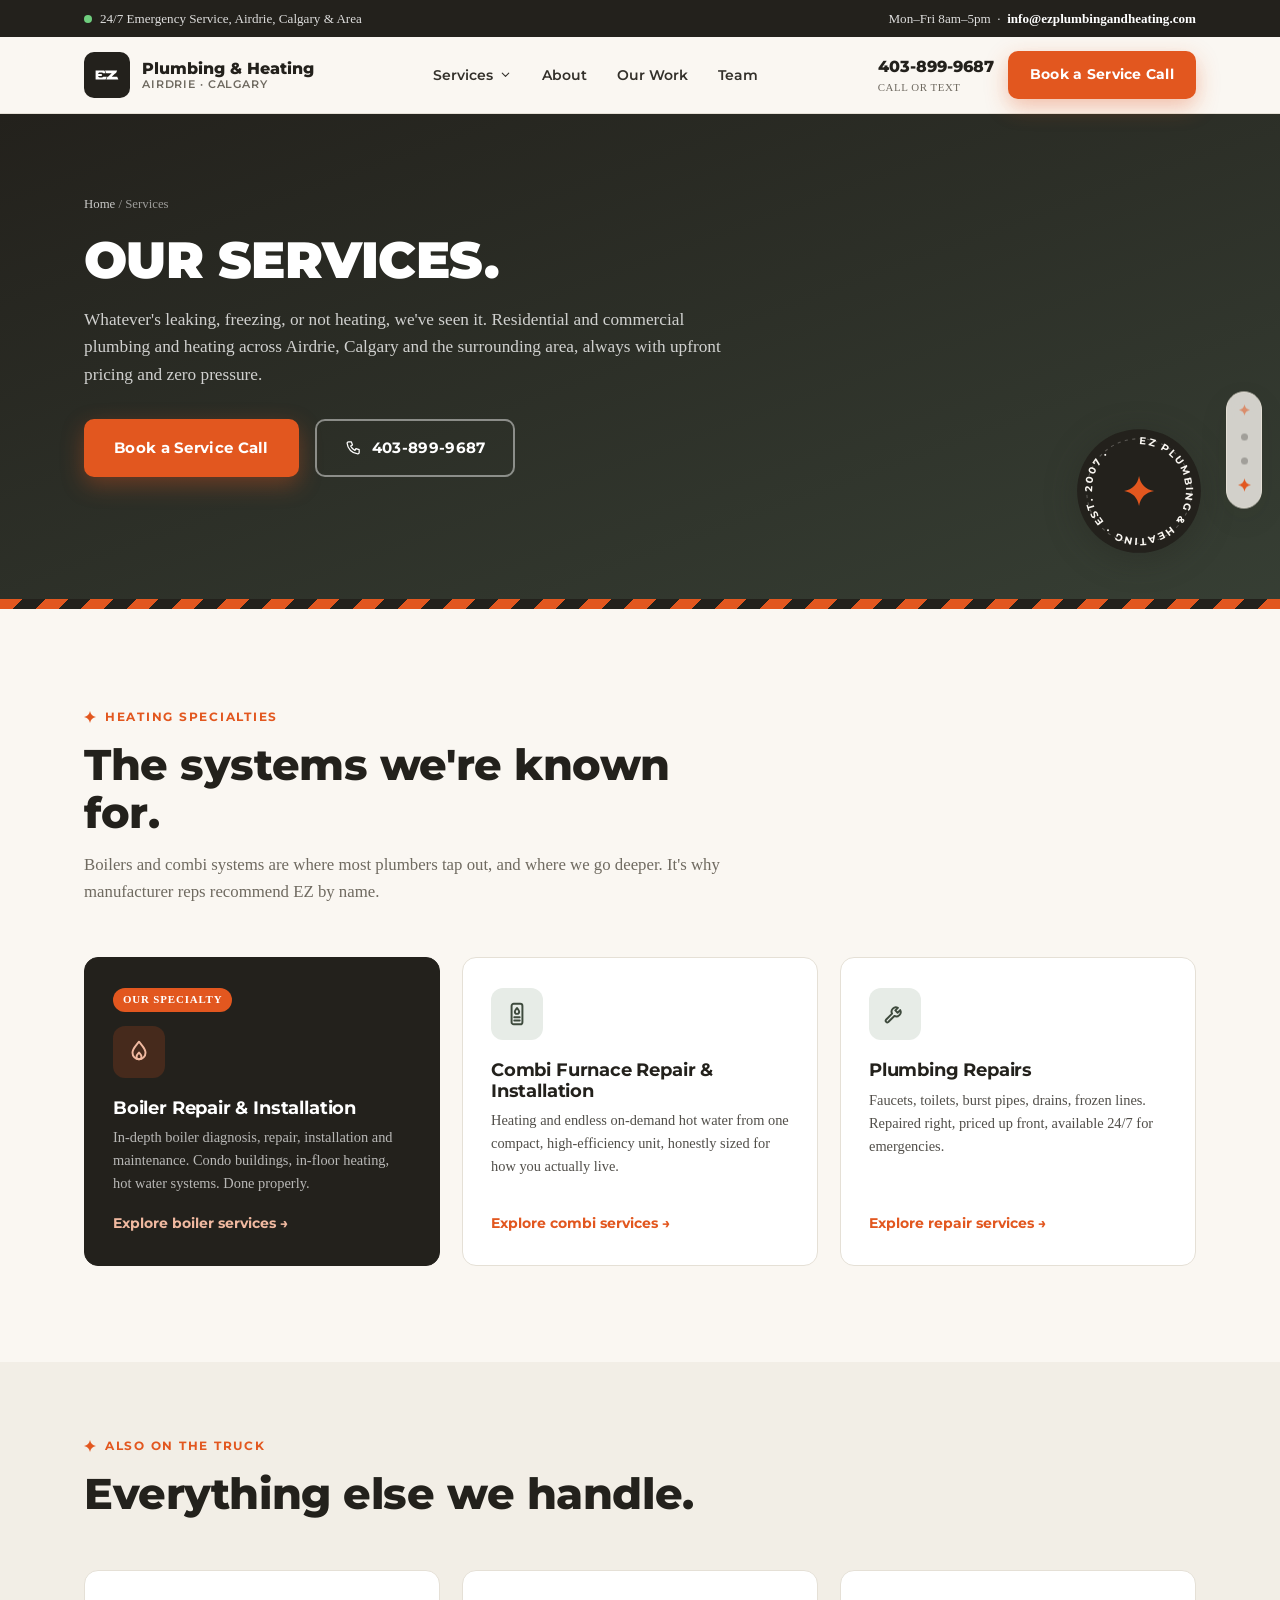
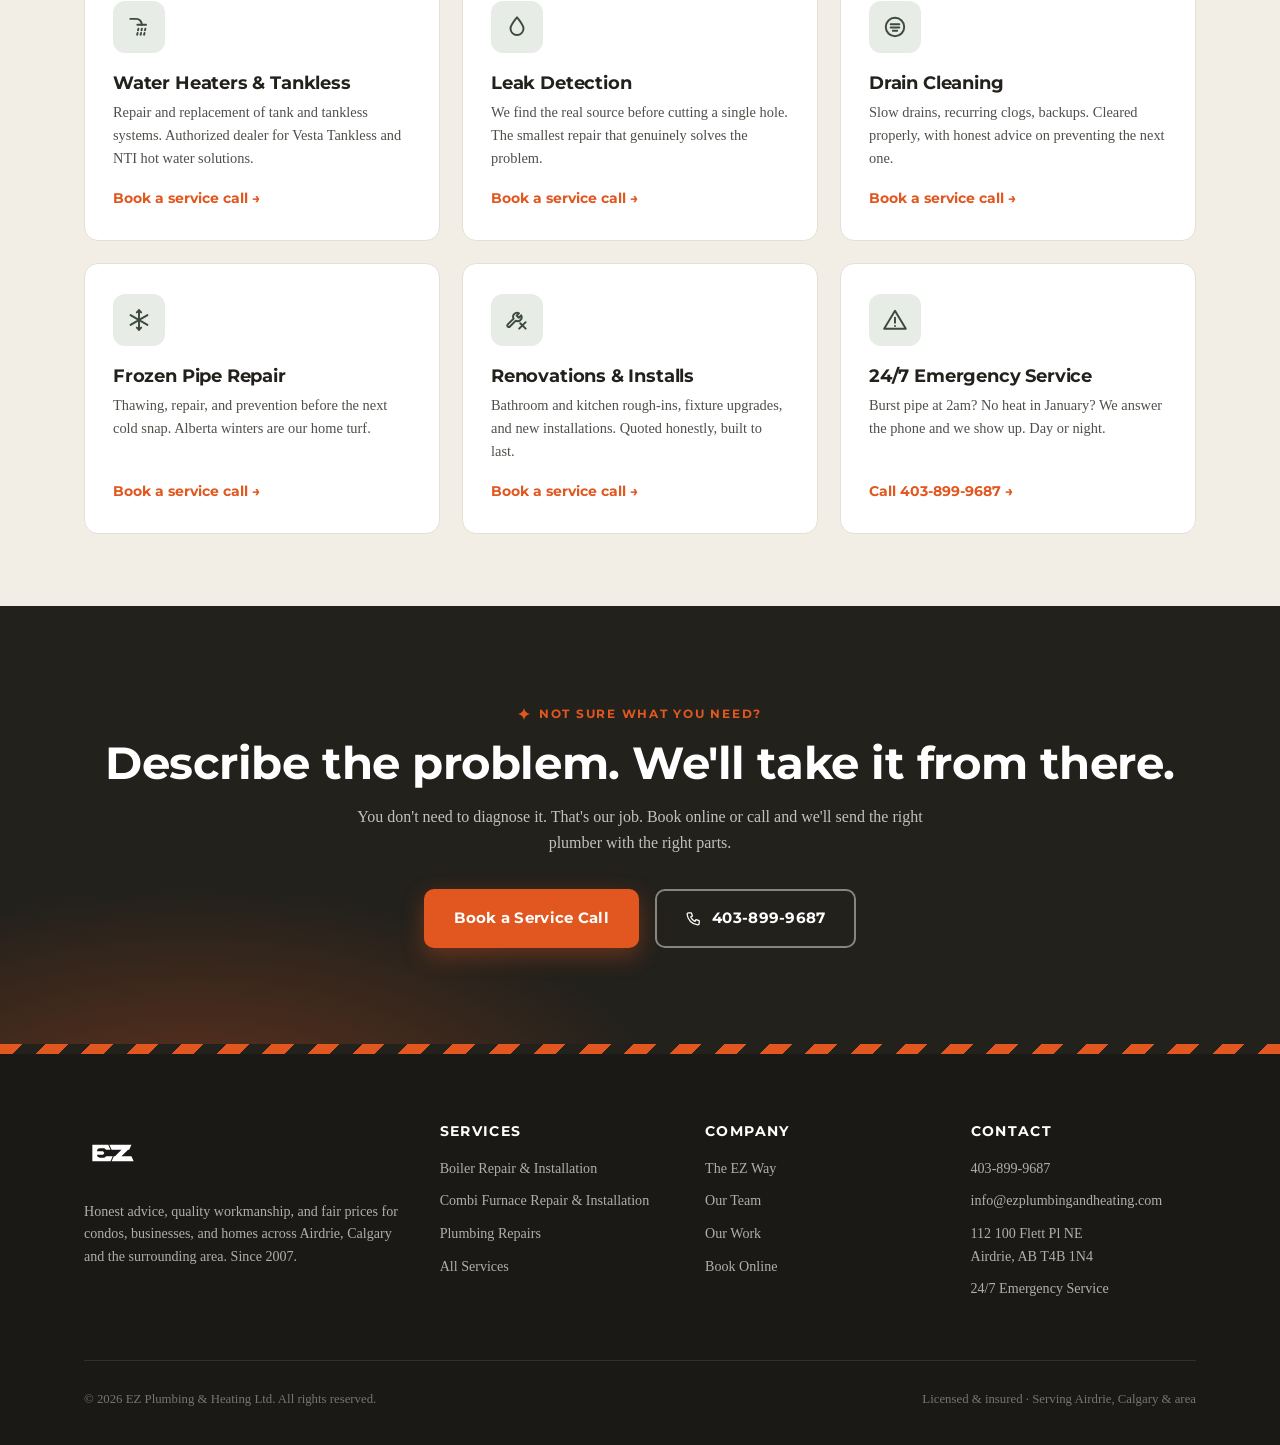
<file: services.html>
<!DOCTYPE html>
<html lang="en">
<head>
<meta charset="UTF-8">
<meta name="viewport" content="width=device-width, initial-scale=1.0">
<title>Our Services | EZ Plumbing &amp; Heating | Airdrie &amp; Calgary</title>
<meta name="description" content="Boiler repair & installation, combi furnaces, plumbing repairs, water heaters, drain cleaning and 24/7 emergency service in Airdrie & Calgary. Call 403-899-9687.">
<link rel="preconnect" href="https://fonts.googleapis.com">
<link rel="preconnect" href="https://fonts.gstatic.com" crossorigin>
<link href="https://fonts.googleapis.com/css2?family=Montserrat:wght@500;600;700;800;900&display=swap" rel="stylesheet">
<link href="https://api.fontshare.com/v2/css?f[]=trench-slab@300,400,500&display=swap" rel="stylesheet">
<link rel="canonical" href="https://www.ezplumbingandheating.com/services.html">
<meta name="theme-color" content="#23211c">
<meta property="og:type" content="website">
<meta property="og:site_name" content="EZ Plumbing &amp; Heating">
<meta property="og:locale" content="en_CA">
<meta property="og:title" content="Our Services | EZ Plumbing &amp; Heating | Airdrie &amp; Calgary">
<meta property="og:description" content="Boiler repair & installation, combi furnaces, plumbing repairs, water heaters, drain cleaning and 24/7 emergency service in Airdrie & Calgary. Call 403-899-9687.">
<meta property="og:url" content="https://www.ezplumbingandheating.com/services.html">
<meta property="og:image" content="https://www.ezplumbingandheating.com/assets/photos/boilers-passion.jpg">
<meta name="twitter:card" content="summary_large_image">
<meta name="twitter:title" content="Our Services | EZ Plumbing &amp; Heating | Airdrie &amp; Calgary">
<meta name="twitter:description" content="Boiler repair & installation, combi furnaces, plumbing repairs, water heaters, drain cleaning and 24/7 emergency service in Airdrie & Calgary. Call 403-899-9687.">
<meta name="twitter:image" content="https://www.ezplumbingandheating.com/assets/photos/boilers-passion.jpg">
<link rel="icon" type="image/png" href="assets/favicon.png">
<link rel="stylesheet" href="styles.css">
<script type="application/ld+json">
{
 "@context": "https://schema.org",
 "@graph": [
  {
   "@type": "Plumber",
   "@id": "https://www.ezplumbingandheating.com/#business",
   "name": "EZ Plumbing & Heating",
   "url": "https://www.ezplumbingandheating.com/",
   "logo": "https://www.ezplumbingandheating.com/assets/favicon.png",
   "image": "https://www.ezplumbingandheating.com/assets/photos/boilers-passion.jpg",
   "telephone": "+1-403-899-9687",
   "email": "info@ezplumbingandheating.com",
   "foundingDate": "2007",
   "address": {
    "@type": "PostalAddress",
    "streetAddress": "112 100 Flett Pl NE",
    "addressLocality": "Airdrie",
    "addressRegion": "AB",
    "postalCode": "T4B 1N4",
    "addressCountry": "CA"
   },
   "areaServed": [
    {
     "@type": "City",
     "name": "Airdrie"
    },
    {
     "@type": "City",
     "name": "Calgary"
    }
   ],
   "openingHoursSpecification": [
    {
     "@type": "OpeningHoursSpecification",
     "dayOfWeek": [
      "Monday",
      "Tuesday",
      "Wednesday",
      "Thursday",
      "Friday"
     ],
     "opens": "08:00",
     "closes": "17:00"
    }
   ]
  },
  {
   "@type": "BreadcrumbList",
   "itemListElement": [
    {
     "@type": "ListItem",
     "position": 1,
     "name": "Home",
     "item": "https://www.ezplumbingandheating.com/"
    },
    {
     "@type": "ListItem",
     "position": 2,
     "name": "Services",
     "item": "https://www.ezplumbingandheating.com/services.html"
    }
   ]
  },
  {
   "@type": "ItemList",
   "name": "EZ Plumbing & Heating Services",
   "itemListElement": [
    {
     "@type": "ListItem",
     "position": 1,
     "name": "Boiler Repair & Installation",
     "url": "https://www.ezplumbingandheating.com/boilers.html"
    },
    {
     "@type": "ListItem",
     "position": 2,
     "name": "Combi Furnace Repair & Installation",
     "url": "https://www.ezplumbingandheating.com/combi-furnace.html"
    },
    {
     "@type": "ListItem",
     "position": 3,
     "name": "Plumbing Repairs",
     "url": "https://www.ezplumbingandheating.com/plumbing-repairs.html"
    }
   ]
  }
 ]
}
</script>
</head>
<body>

<div class="topbar">
  <div class="container">
    <div class="left"><span class="pulse-dot"></span>24/7 Emergency Service, Airdrie, Calgary &amp; Area</div>
    <div class="right">Mon–Fri 8am–5pm &nbsp;·&nbsp; <a href="mailto:info@ezplumbingandheating.com">info@ezplumbingandheating.com</a></div>
  </div>
</div>

<nav class="nav">
  <div class="container">
    <a class="nav-logo" href="index.html">
      <span class="mark"><img src="assets/ez-logo-white.svg" alt="EZ Plumbing &amp; Heating logo"></span>
      <div class="word">Plumbing &amp; Heating<span>Airdrie · Calgary</span></div>
    </a>
    <ul class="nav-links">
      <li class="has-dropdown">
        <a href="services.html">Services <svg class="caret" aria-hidden="true"><use href="assets/icons.svg#chevron"/></svg></a>
        <ul class="nav-dropdown">
          <li><a href="boilers.html">Boiler Repair &amp; Installation</a></li>
          <li><a href="combi-furnace.html">Combi Furnace Repair &amp; Installation</a></li>
          <li><a href="plumbing-repairs.html">Plumbing Repairs</a></li>
          <li class="all"><a href="services.html">All Services &rarr;</a></li>
        </ul>
      </li>
      <li><a href="why-ez.html">About</a></li>
      <li><a href="our-work.html">Our Work</a></li>
      <li><a href="team.html">Team</a></li>
    </ul>
    <div class="nav-cta">
      <a class="nav-phone" href="tel:4038999687">403-899-9687<small>Call or text</small></a>
      <a class="btn btn-primary small" href="index.html#book">Book a Service Call</a>
    </div>
  </div>
</nav>

<header class="page-hero">
  <div class="container">
    <div class="crumb"><a href="index.html">Home</a> / Services</div>
    <h1>Our services.</h1>
    <p>Whatever's leaking, freezing, or not heating, we've seen it. Residential and commercial plumbing and heating across Airdrie, Calgary and the surrounding area, always with upfront pricing and zero pressure.</p>
    <div class="hero-ctas">
      <a class="btn btn-primary" href="index.html#book">Book a Service Call</a>
      <a class="btn btn-ghost" href="tel:4038999687"><svg class="ico" aria-hidden="true"><use href="assets/icons.svg#phone"/></svg> 403-899-9687</a>
    </div>
    <svg class="badge-rot" viewBox="0 0 120 120" xmlns="http://www.w3.org/2000/svg" aria-hidden="true">
      <circle cx="60" cy="60" r="58" fill="#23211c"/>
      <circle cx="60" cy="60" r="49" fill="none" stroke="#faf7f2" stroke-opacity="0.25" stroke-width="1" stroke-dasharray="3 4"/>
      <defs><path id="badge-circ" d="M60 16a44 44 0 1 1-0.01 0"/></defs>
      <text fill="#faf7f2" font-family="Montserrat, sans-serif" font-size="9.5" font-weight="700" letter-spacing="1.6">
        <textPath href="#badge-circ">EZ PLUMBING &amp; HEATING · EST. 2007 ·</textPath>
      </text>
      <path fill="#e2571f" transform="translate(46,46) scale(1.17)" d="M12 0C13.2 6.8 17.2 10.8 24 12 17.2 13.2 13.2 17.2 12 24 10.8 17.2 6.8 13.2 0 12 6.8 10.8 10.8 6.8 12 0Z"/>
    </svg>
  </div>
</header>

<div class="stripe-divider" aria-hidden="true"></div>

<section class="section" id="specialties" data-rail="Specialties">
  <div class="container">
    <div class="section-head">
      <span class="eyebrow">Heating Specialties</span>
      <h2>The systems we're known for.</h2>
      <p>Boilers and combi systems are where most plumbers tap out, and where we go deeper. It's why manufacturer reps recommend EZ by name.</p>
    </div>
    <div class="services-grid">
      <a class="service-card featured" href="boilers.html">
        <span class="tag">Our Specialty</span>
        <div class="icon"><svg class="ico" aria-hidden="true"><use href="assets/icons.svg#flame"/></svg></div>
        <h3>Boiler Repair &amp; Installation</h3>
        <p>In-depth boiler diagnosis, repair, installation and maintenance. Condo buildings, in-floor heating, hot water systems. Done properly.</p>
        <span class="link">Explore boiler services →</span>
      </a>
      <a class="service-card" href="combi-furnace.html">
        <div class="icon"><svg class="ico" aria-hidden="true"><use href="assets/icons.svg#combi"/></svg></div>
        <h3>Combi Furnace Repair &amp; Installation</h3>
        <p>Heating and endless on-demand hot water from one compact, high-efficiency unit, honestly sized for how you actually live.</p>
        <span class="link">Explore combi services →</span>
      </a>
      <a class="service-card" href="plumbing-repairs.html">
        <div class="icon"><svg class="ico" aria-hidden="true"><use href="assets/icons.svg#wrench"/></svg></div>
        <h3>Plumbing Repairs</h3>
        <p>Faucets, toilets, burst pipes, drains, frozen lines. Repaired right, priced up front, available 24/7 for emergencies.</p>
        <span class="link">Explore repair services →</span>
      </a>
    </div>
  </div>
</section>

<section class="section tight" id="all-services" data-rail="Everything Else" style="background: var(--cream-2);">
  <div class="container">
    <div class="section-head">
      <span class="eyebrow">Also On The Truck</span>
      <h2>Everything else we handle.</h2>
    </div>
    <div class="services-grid">
      <a class="service-card" href="index.html#book">
        <div class="icon"><svg class="ico" aria-hidden="true"><use href="assets/icons.svg#shower"/></svg></div>
        <h3>Water Heaters &amp; Tankless</h3>
        <p>Repair and replacement of tank and tankless systems. Authorized dealer for Vesta Tankless and NTI hot water solutions.</p>
        <span class="link">Book a service call →</span>
      </a>
      <a class="service-card" href="index.html#book">
        <div class="icon"><svg class="ico" aria-hidden="true"><use href="assets/icons.svg#droplet"/></svg></div>
        <h3>Leak Detection</h3>
        <p>We find the real source before cutting a single hole. The smallest repair that genuinely solves the problem.</p>
        <span class="link">Book a service call →</span>
      </a>
      <a class="service-card" href="index.html#book">
        <div class="icon"><svg class="ico" aria-hidden="true"><use href="assets/icons.svg#drain"/></svg></div>
        <h3>Drain Cleaning</h3>
        <p>Slow drains, recurring clogs, backups. Cleared properly, with honest advice on preventing the next one.</p>
        <span class="link">Book a service call →</span>
      </a>
      <a class="service-card" href="index.html#book">
        <div class="icon"><svg class="ico" aria-hidden="true"><use href="assets/icons.svg#snowflake"/></svg></div>
        <h3>Frozen Pipe Repair</h3>
        <p>Thawing, repair, and prevention before the next cold snap. Alberta winters are our home turf.</p>
        <span class="link">Book a service call →</span>
      </a>
      <a class="service-card" href="index.html#book">
        <div class="icon"><svg class="ico" aria-hidden="true"><use href="assets/icons.svg#tools"/></svg></div>
        <h3>Renovations &amp; Installs</h3>
        <p>Bathroom and kitchen rough-ins, fixture upgrades, and new installations. Quoted honestly, built to last.</p>
        <span class="link">Book a service call →</span>
      </a>
      <a class="service-card" href="tel:4038999687">
        <div class="icon"><svg class="ico" aria-hidden="true"><use href="assets/icons.svg#alert"/></svg></div>
        <h3>24/7 Emergency Service</h3>
        <p>Burst pipe at 2am? No heat in January? We answer the phone and we show up. Day or night.</p>
        <span class="link">Call 403-899-9687 →</span>
      </a>
    </div>
  </div>
</section>

<section class="section cta-band" id="get-started" data-rail="Get Started">
  <div class="container">
    <span class="eyebrow">Not Sure What You Need?</span>
    <h2>Describe the problem. We'll take it from there.</h2>
    <p>You don't need to diagnose it. That's our job. Book online or call and we'll send the right plumber with the right parts.</p>
    <div class="btns">
      <a class="btn btn-primary" href="index.html#book">Book a Service Call</a>
      <a class="btn btn-ghost" href="tel:4038999687"><svg class="ico" aria-hidden="true"><use href="assets/icons.svg#phone"/></svg> 403-899-9687</a>
    </div>
  </div>
</section>

<div class="stripe-divider" aria-hidden="true"></div>
<footer>
  <div class="container">
    <div class="footer-grid">
      <div class="footer-brand">
        <span class="mark"><img src="assets/ez-logo-white.svg" alt="EZ Plumbing &amp; Heating logo"></span>
        <p>Honest advice, quality workmanship, and fair prices for condos, businesses, and homes across Airdrie, Calgary and the surrounding area. Since 2007.</p>
      </div>
      <div>
        <h4>Services</h4>
        <ul>
          <li><a href="boilers.html">Boiler Repair &amp; Installation</a></li>
          <li><a href="combi-furnace.html">Combi Furnace Repair &amp; Installation</a></li>
          <li><a href="plumbing-repairs.html">Plumbing Repairs</a></li>
          <li><a href="services.html">All Services</a></li>
        </ul>
      </div>
      <div>
        <h4>Company</h4>
        <ul>
          <li><a href="why-ez.html">The EZ Way</a></li>
          <li><a href="team.html">Our Team</a></li>
          <li><a href="our-work.html">Our Work</a></li>
          <li><a href="index.html#book">Book Online</a></li>
        </ul>
      </div>
      <div>
        <h4>Contact</h4>
        <ul>
          <li><a href="tel:4038999687">403-899-9687</a></li>
          <li><a href="mailto:info@ezplumbingandheating.com">info@ezplumbingandheating.com</a></li>
          <li>112 100 Flett Pl NE<br>Airdrie, AB T4B 1N4</li>
          <li>24/7 Emergency Service</li>
        </ul>
      </div>
    </div>
    <div class="footer-bottom">
      <span>© 2026 EZ Plumbing &amp; Heating Ltd. All rights reserved.</span>
      <span>Licensed &amp; insured · Serving Airdrie, Calgary &amp; area</span>
    </div>
  </div>
</footer>

<div class="mobile-call"><a href="tel:4038999687"><svg class="ico" aria-hidden="true"><use href="assets/icons.svg#phone"/></svg> Call EZ Now: 403-899-9687</a></div>

<script src="assets/site.js" defer></script>
</body>
</html>
</file>
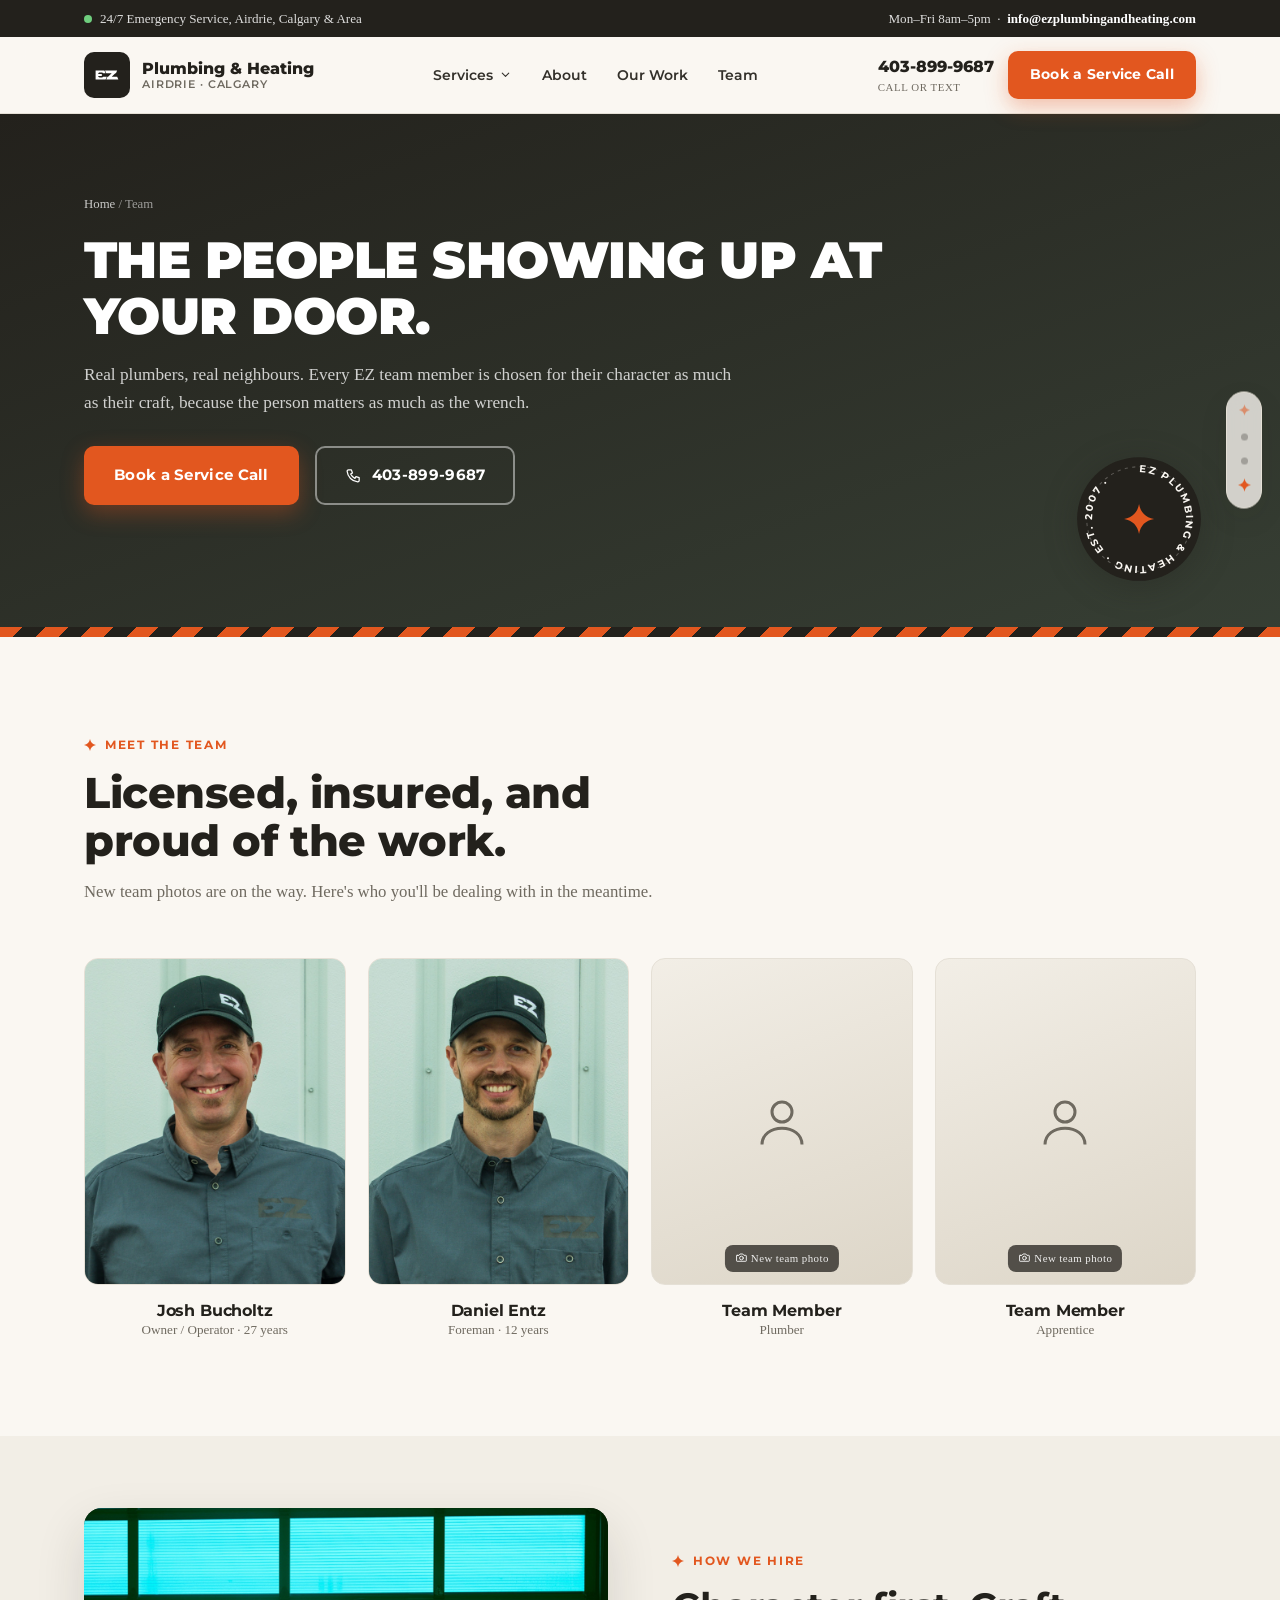
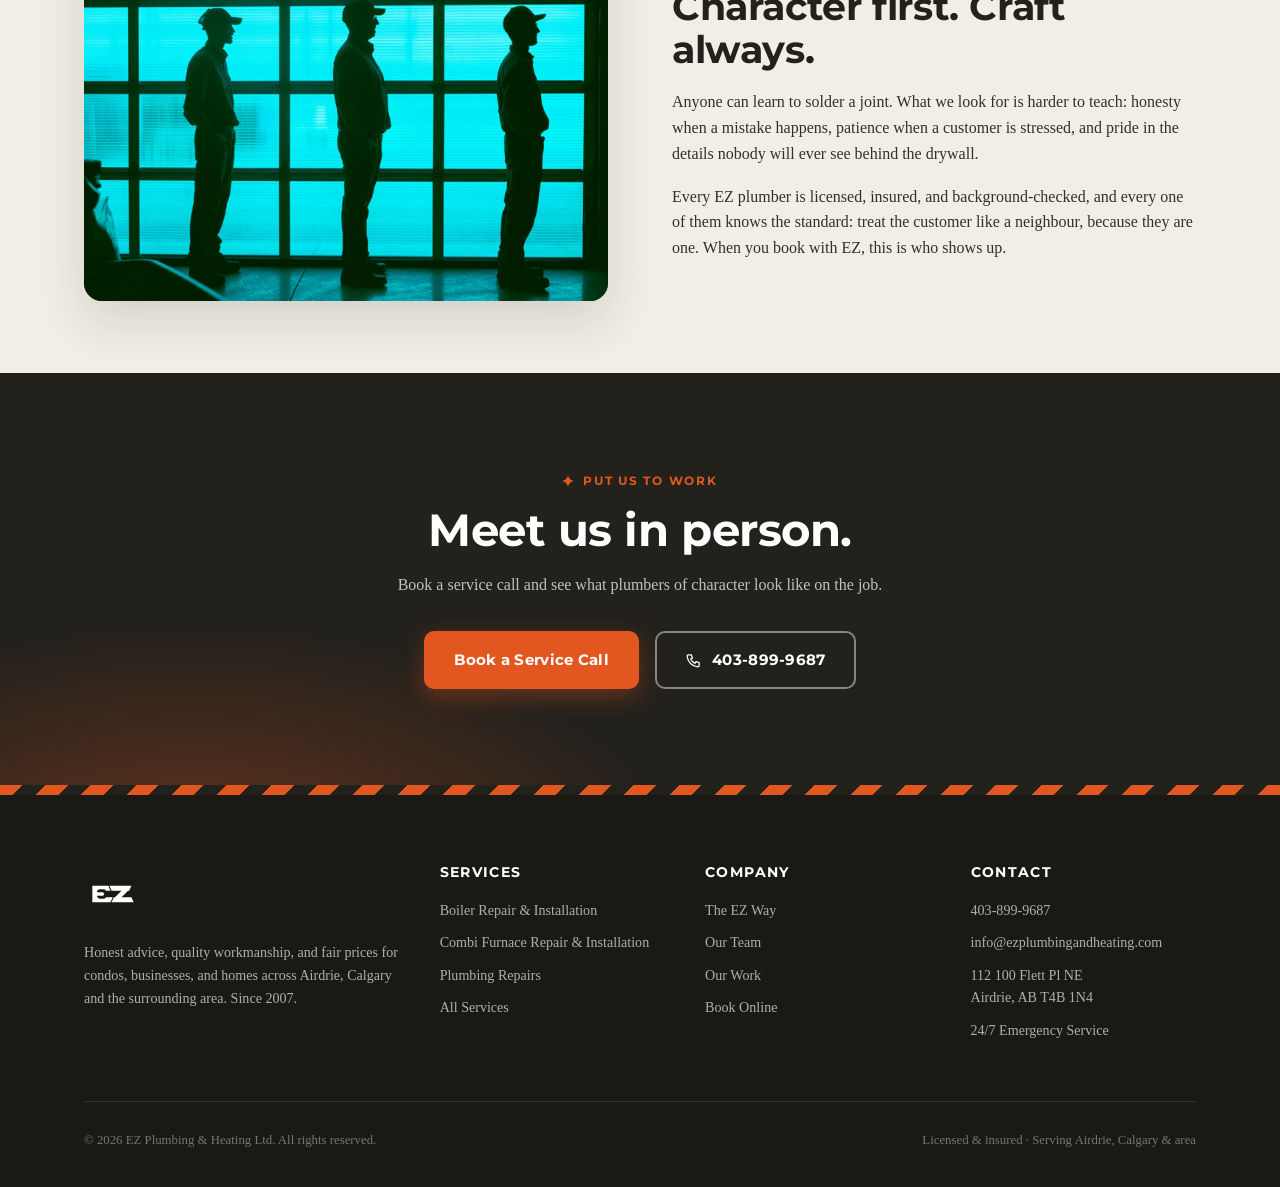
<file: team.html>
<!DOCTYPE html>
<html lang="en">
<head>
<meta charset="UTF-8">
<meta name="viewport" content="width=device-width, initial-scale=1.0">
<title>Our Team | EZ Plumbing &amp; Heating | Airdrie &amp; Calgary</title>
<meta name="description" content="Meet the EZ Plumbing & Heating team. Licensed, insured plumbers serving Airdrie & Calgary since 2007, chosen for character as much as craft.">
<link rel="preconnect" href="https://fonts.googleapis.com">
<link rel="preconnect" href="https://fonts.gstatic.com" crossorigin>
<link href="https://fonts.googleapis.com/css2?family=Montserrat:wght@500;600;700;800;900&display=swap" rel="stylesheet">
<link href="https://api.fontshare.com/v2/css?f[]=trench-slab@300,400,500&display=swap" rel="stylesheet">
<link rel="canonical" href="https://www.ezplumbingandheating.com/team.html">
<meta name="theme-color" content="#23211c">
<meta property="og:type" content="website">
<meta property="og:site_name" content="EZ Plumbing &amp; Heating">
<meta property="og:locale" content="en_CA">
<meta property="og:title" content="Our Team | EZ Plumbing &amp; Heating | Airdrie &amp; Calgary">
<meta property="og:description" content="Meet the EZ Plumbing & Heating team. Licensed, insured plumbers serving Airdrie & Calgary since 2007, chosen for character as much as craft.">
<meta property="og:url" content="https://www.ezplumbingandheating.com/team.html">
<meta property="og:image" content="https://www.ezplumbingandheating.com/assets/photos/josh.jpg">
<meta name="twitter:card" content="summary_large_image">
<meta name="twitter:title" content="Our Team | EZ Plumbing &amp; Heating | Airdrie &amp; Calgary">
<meta name="twitter:description" content="Meet the EZ Plumbing & Heating team. Licensed, insured plumbers serving Airdrie & Calgary since 2007, chosen for character as much as craft.">
<meta name="twitter:image" content="https://www.ezplumbingandheating.com/assets/photos/josh.jpg">
<link rel="icon" type="image/png" href="assets/favicon.png">
<link rel="stylesheet" href="styles.css">
<script type="application/ld+json">
{
 "@context": "https://schema.org",
 "@graph": [
  {
   "@type": "Plumber",
   "@id": "https://www.ezplumbingandheating.com/#business",
   "name": "EZ Plumbing & Heating",
   "url": "https://www.ezplumbingandheating.com/",
   "logo": "https://www.ezplumbingandheating.com/assets/favicon.png",
   "image": "https://www.ezplumbingandheating.com/assets/photos/boilers-passion.jpg",
   "telephone": "+1-403-899-9687",
   "email": "info@ezplumbingandheating.com",
   "foundingDate": "2007",
   "address": {
    "@type": "PostalAddress",
    "streetAddress": "112 100 Flett Pl NE",
    "addressLocality": "Airdrie",
    "addressRegion": "AB",
    "postalCode": "T4B 1N4",
    "addressCountry": "CA"
   },
   "areaServed": [
    {
     "@type": "City",
     "name": "Airdrie"
    },
    {
     "@type": "City",
     "name": "Calgary"
    }
   ],
   "openingHoursSpecification": [
    {
     "@type": "OpeningHoursSpecification",
     "dayOfWeek": [
      "Monday",
      "Tuesday",
      "Wednesday",
      "Thursday",
      "Friday"
     ],
     "opens": "08:00",
     "closes": "17:00"
    }
   ],
   "employee": [
    {
     "@type": "Person",
     "name": "Josh Bucholtz",
     "jobTitle": "Owner / Operator",
     "worksFor": {
      "@id": "https://www.ezplumbingandheating.com/#business"
     },
     "image": "https://www.ezplumbingandheating.com/assets/photos/josh.jpg"
    },
    {
     "@type": "Person",
     "name": "Daniel Entz",
     "jobTitle": "Foreman",
     "worksFor": {
      "@id": "https://www.ezplumbingandheating.com/#business"
     },
     "image": "https://www.ezplumbingandheating.com/assets/photos/daniel.jpg"
    }
   ]
  },
  {
   "@type": "BreadcrumbList",
   "itemListElement": [
    {
     "@type": "ListItem",
     "position": 1,
     "name": "Home",
     "item": "https://www.ezplumbingandheating.com/"
    },
    {
     "@type": "ListItem",
     "position": 2,
     "name": "Team",
     "item": "https://www.ezplumbingandheating.com/team.html"
    }
   ]
  },
  {
   "@type": "AboutPage",
   "url": "https://www.ezplumbingandheating.com/team.html",
   "name": "Our Team | EZ Plumbing & Heating | Airdrie & Calgary",
   "description": "Meet the EZ Plumbing & Heating team. Licensed, insured plumbers serving Airdrie & Calgary since 2007, chosen for character as much as craft.",
   "about": {
    "@id": "https://www.ezplumbingandheating.com/#business"
   }
  }
 ]
}
</script>
</head>
<body>

<div class="topbar">
  <div class="container">
    <div class="left"><span class="pulse-dot"></span>24/7 Emergency Service, Airdrie, Calgary &amp; Area</div>
    <div class="right">Mon–Fri 8am–5pm &nbsp;·&nbsp; <a href="mailto:info@ezplumbingandheating.com">info@ezplumbingandheating.com</a></div>
  </div>
</div>

<nav class="nav">
  <div class="container">
    <a class="nav-logo" href="index.html">
      <span class="mark"><img src="assets/ez-logo-white.svg" alt="EZ Plumbing &amp; Heating logo"></span>
      <div class="word">Plumbing &amp; Heating<span>Airdrie · Calgary</span></div>
    </a>
    <ul class="nav-links">
      <li class="has-dropdown">
        <a href="services.html">Services <svg class="caret" aria-hidden="true"><use href="assets/icons.svg#chevron"/></svg></a>
        <ul class="nav-dropdown">
          <li><a href="boilers.html">Boiler Repair &amp; Installation</a></li>
          <li><a href="combi-furnace.html">Combi Furnace Repair &amp; Installation</a></li>
          <li><a href="plumbing-repairs.html">Plumbing Repairs</a></li>
          <li class="all"><a href="services.html">All Services &rarr;</a></li>
        </ul>
      </li>
      <li><a href="why-ez.html">About</a></li>
      <li><a href="our-work.html">Our Work</a></li>
      <li><a href="team.html">Team</a></li>
    </ul>
    <div class="nav-cta">
      <a class="nav-phone" href="tel:4038999687">403-899-9687<small>Call or text</small></a>
      <a class="btn btn-primary small" href="index.html#book">Book a Service Call</a>
    </div>
  </div>
</nav>

<header class="page-hero">
  <div class="container">
    <div class="crumb"><a href="index.html">Home</a> / Team</div>
    <h1>The people showing up at your door.</h1>
    <p>Real plumbers, real neighbours. Every EZ team member is chosen for their character as much as their craft, because the person matters as much as the wrench.</p>
    <div class="hero-ctas">
      <a class="btn btn-primary" href="index.html#book">Book a Service Call</a>
      <a class="btn btn-ghost" href="tel:4038999687"><svg class="ico" aria-hidden="true"><use href="assets/icons.svg#phone"/></svg> 403-899-9687</a>
    </div>
    <svg class="badge-rot" viewBox="0 0 120 120" xmlns="http://www.w3.org/2000/svg" aria-hidden="true">
      <circle cx="60" cy="60" r="58" fill="#23211c"/>
      <circle cx="60" cy="60" r="49" fill="none" stroke="#faf7f2" stroke-opacity="0.25" stroke-width="1" stroke-dasharray="3 4"/>
      <defs><path id="badge-circ" d="M60 16a44 44 0 1 1-0.01 0"/></defs>
      <text fill="#faf7f2" font-family="Montserrat, sans-serif" font-size="9.5" font-weight="700" letter-spacing="1.6">
        <textPath href="#badge-circ">EZ PLUMBING &amp; HEATING · EST. 2007 ·</textPath>
      </text>
      <path fill="#e2571f" transform="translate(46,46) scale(1.17)" d="M12 0C13.2 6.8 17.2 10.8 24 12 17.2 13.2 13.2 17.2 12 24 10.8 17.2 6.8 13.2 0 12 6.8 10.8 10.8 6.8 12 0Z"/>
    </svg>
  </div>
</header>

<div class="stripe-divider" aria-hidden="true"></div>

<section class="section" id="crew" data-rail="The Crew">
  <div class="container">
    <div class="section-head">
      <span class="eyebrow">Meet The Team</span>
      <h2>Licensed, insured, and proud of the work.</h2>
      <p>New team photos are on the way. Here's who you'll be dealing with in the meantime.</p>
    </div>
    <div class="team-grid">
      <div class="team-card">
        <div class="photo"><img src="assets/photos/josh.jpg" alt="Josh Bucholtz, Owner / Operator" loading="lazy"></div>
        <h3>Josh Bucholtz</h3>
        <p>Owner / Operator · 27 years</p>
      </div>
      <div class="team-card">
        <div class="photo"><img src="assets/photos/daniel.jpg" alt="Daniel Entz, Foreman" loading="lazy"></div>
        <h3>Daniel Entz</h3>
        <p>Foreman · 12 years</p>
      </div>
      <div class="team-card">
        <div class="photo">
          <svg width="60" height="60" viewBox="0 0 24 24" fill="none" stroke="currentColor" stroke-width="1.2"><circle cx="12" cy="8" r="4"/><path d="M4 21c0-4 3.6-6.5 8-6.5s8 2.5 8 6.5"/></svg>
          <span class="ph-label"><svg class="ico" aria-hidden="true"><use href="assets/icons.svg#camera"/></svg> New team photo</span>
        </div>
        <h3>Team Member</h3>
        <p>Plumber</p>
      </div>
      <div class="team-card">
        <div class="photo">
          <svg width="60" height="60" viewBox="0 0 24 24" fill="none" stroke="currentColor" stroke-width="1.2"><circle cx="12" cy="8" r="4"/><path d="M4 21c0-4 3.6-6.5 8-6.5s8 2.5 8 6.5"/></svg>
          <span class="ph-label"><svg class="ico" aria-hidden="true"><use href="assets/icons.svg#camera"/></svg> New team photo</span>
        </div>
        <h3>Team Member</h3>
        <p>Apprentice</p>
      </div>
    </div>
  </div>
</section>

<section class="section tight" id="hiring" data-rail="How We Hire" style="background: var(--cream-2);">
  <div class="container boiler-split">
    <div class="visual">
      <img src="assets/photos/about-header.jpg" alt="The EZ crew at the shop" loading="lazy">
    </div>
    <div>
      <span class="eyebrow">How We Hire</span>
      <h2 style="font-size: clamp(1.8rem, 3vw, 2.4rem); margin-bottom: 18px;">Character first. Craft always.</h2>
      <div class="prose">
        <p>Anyone can learn to solder a joint. What we look for is harder to teach: honesty when a mistake happens, patience when a customer is stressed, and pride in the details nobody will ever see behind the drywall.</p>
        <p>Every EZ plumber is licensed, insured, and background-checked, and every one of them knows the standard: treat the customer like a neighbour, because they are one. When you book with EZ, this is who shows up.</p>
      </div>
    </div>
  </div>
</section>

<section class="section cta-band" id="get-started" data-rail="Get Started">
  <div class="container">
    <span class="eyebrow">Put Us To Work</span>
    <h2>Meet us in person.</h2>
    <p>Book a service call and see what plumbers of character look like on the job.</p>
    <div class="btns">
      <a class="btn btn-primary" href="index.html#book">Book a Service Call</a>
      <a class="btn btn-ghost" href="tel:4038999687"><svg class="ico" aria-hidden="true"><use href="assets/icons.svg#phone"/></svg> 403-899-9687</a>
    </div>
  </div>
</section>

<div class="stripe-divider" aria-hidden="true"></div>
<footer>
  <div class="container">
    <div class="footer-grid">
      <div class="footer-brand">
        <span class="mark"><img src="assets/ez-logo-white.svg" alt="EZ Plumbing &amp; Heating logo"></span>
        <p>Honest advice, quality workmanship, and fair prices for condos, businesses, and homes across Airdrie, Calgary and the surrounding area. Since 2007.</p>
      </div>
      <div>
        <h4>Services</h4>
        <ul>
          <li><a href="boilers.html">Boiler Repair &amp; Installation</a></li>
          <li><a href="combi-furnace.html">Combi Furnace Repair &amp; Installation</a></li>
          <li><a href="plumbing-repairs.html">Plumbing Repairs</a></li>
          <li><a href="services.html">All Services</a></li>
        </ul>
      </div>
      <div>
        <h4>Company</h4>
        <ul>
          <li><a href="why-ez.html">The EZ Way</a></li>
          <li><a href="team.html">Our Team</a></li>
          <li><a href="our-work.html">Our Work</a></li>
          <li><a href="index.html#book">Book Online</a></li>
        </ul>
      </div>
      <div>
        <h4>Contact</h4>
        <ul>
          <li><a href="tel:4038999687">403-899-9687</a></li>
          <li><a href="mailto:info@ezplumbingandheating.com">info@ezplumbingandheating.com</a></li>
          <li>112 100 Flett Pl NE<br>Airdrie, AB T4B 1N4</li>
          <li>24/7 Emergency Service</li>
        </ul>
      </div>
    </div>
    <div class="footer-bottom">
      <span>© 2026 EZ Plumbing &amp; Heating Ltd. All rights reserved.</span>
      <span>Licensed &amp; insured · Serving Airdrie, Calgary &amp; area</span>
    </div>
  </div>
</footer>

<div class="mobile-call"><a href="tel:4038999687"><svg class="ico" aria-hidden="true"><use href="assets/icons.svg#phone"/></svg> Call EZ Now: 403-899-9687</a></div>

<script src="assets/site.js" defer></script>
</body>
</html>
</file>
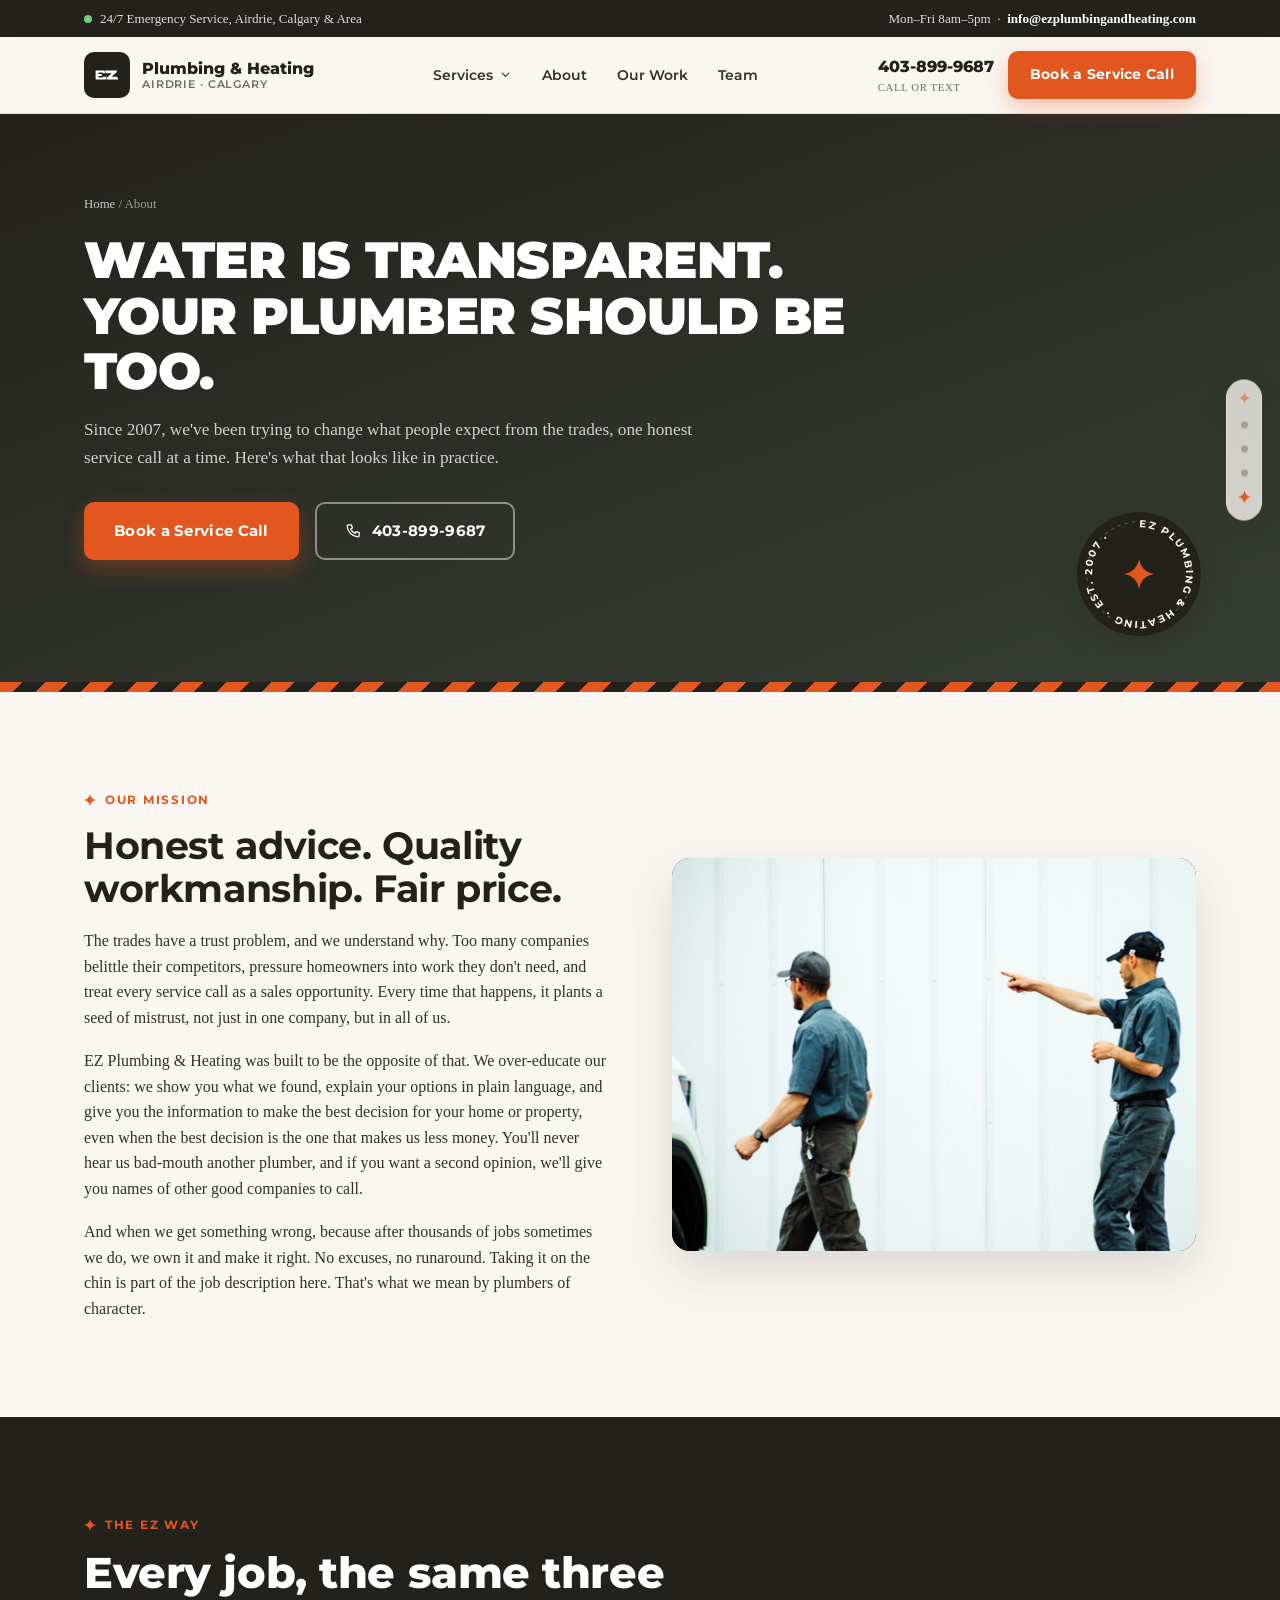
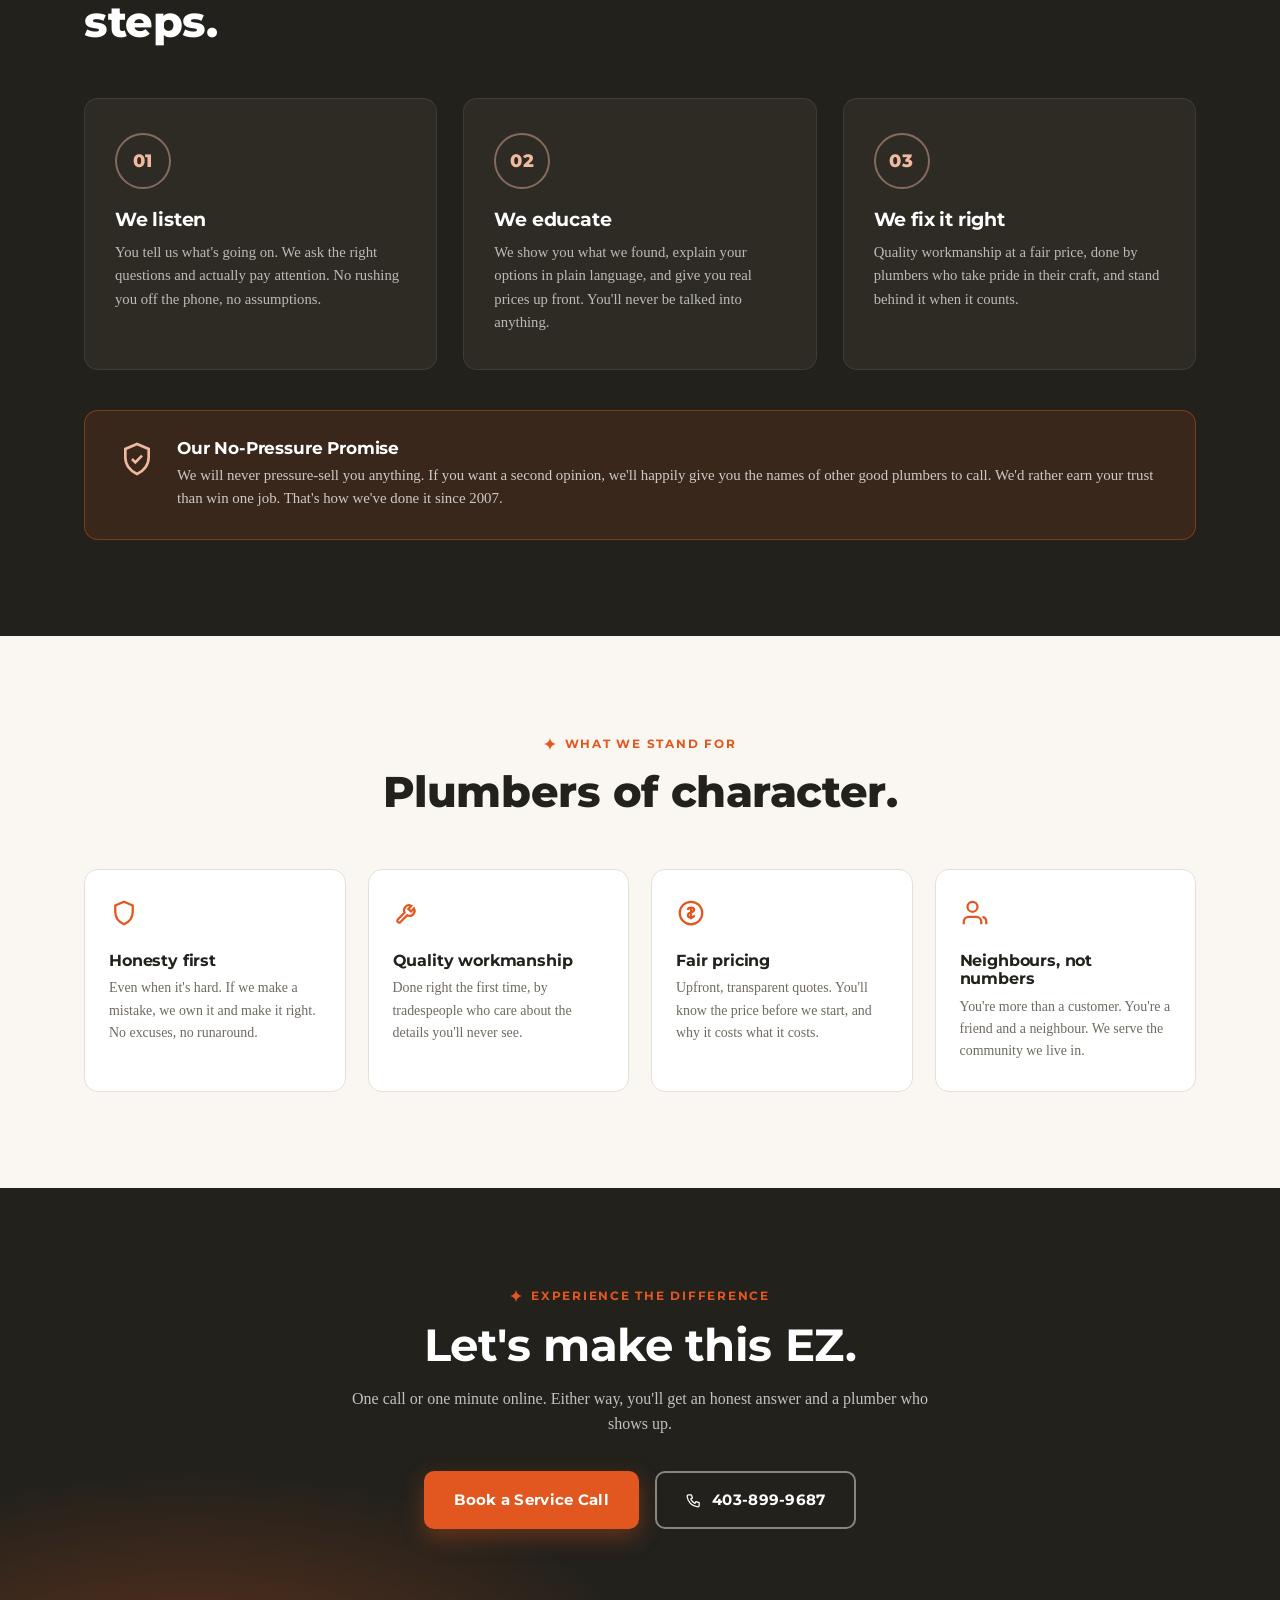
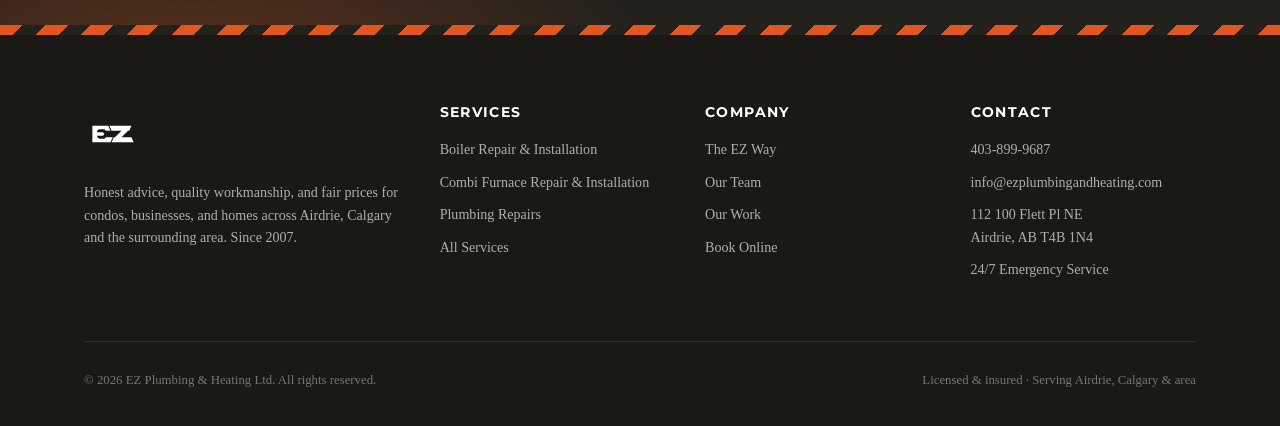
<file: why-ez.html>
<!DOCTYPE html>
<html lang="en">
<head>
<meta charset="UTF-8">
<meta name="viewport" content="width=device-width, initial-scale=1.0">
<title>Why EZ | The EZ Way | EZ Plumbing &amp; Heating | Airdrie &amp; Calgary</title>
<meta name="description" content="Why choose EZ Plumbing & Heating: honest advice, quality workmanship, fair prices, and a no-pressure promise. Serving Airdrie & Calgary since 2007.">
<link rel="preconnect" href="https://fonts.googleapis.com">
<link rel="preconnect" href="https://fonts.gstatic.com" crossorigin>
<link href="https://fonts.googleapis.com/css2?family=Montserrat:wght@500;600;700;800;900&display=swap" rel="stylesheet">
<link href="https://api.fontshare.com/v2/css?f[]=trench-slab@300,400,500&display=swap" rel="stylesheet">
<link rel="canonical" href="https://www.ezplumbingandheating.com/why-ez.html">
<meta name="theme-color" content="#23211c">
<meta property="og:type" content="website">
<meta property="og:site_name" content="EZ Plumbing &amp; Heating">
<meta property="og:locale" content="en_CA">
<meta property="og:title" content="Why EZ | The EZ Way | EZ Plumbing &amp; Heating | Airdrie &amp; Calgary">
<meta property="og:description" content="Why choose EZ Plumbing & Heating: honest advice, quality workmanship, fair prices, and a no-pressure promise. Serving Airdrie & Calgary since 2007.">
<meta property="og:url" content="https://www.ezplumbingandheating.com/why-ez.html">
<meta property="og:image" content="https://www.ezplumbingandheating.com/assets/photos/we-build-trust.jpg">
<meta name="twitter:card" content="summary_large_image">
<meta name="twitter:title" content="Why EZ | The EZ Way | EZ Plumbing &amp; Heating | Airdrie &amp; Calgary">
<meta name="twitter:description" content="Why choose EZ Plumbing & Heating: honest advice, quality workmanship, fair prices, and a no-pressure promise. Serving Airdrie & Calgary since 2007.">
<meta name="twitter:image" content="https://www.ezplumbingandheating.com/assets/photos/we-build-trust.jpg">
<link rel="icon" type="image/png" href="assets/favicon.png">
<link rel="stylesheet" href="styles.css">
<script type="application/ld+json">
{
 "@context": "https://schema.org",
 "@graph": [
  {
   "@type": "Plumber",
   "@id": "https://www.ezplumbingandheating.com/#business",
   "name": "EZ Plumbing & Heating",
   "url": "https://www.ezplumbingandheating.com/",
   "logo": "https://www.ezplumbingandheating.com/assets/favicon.png",
   "image": "https://www.ezplumbingandheating.com/assets/photos/boilers-passion.jpg",
   "telephone": "+1-403-899-9687",
   "email": "info@ezplumbingandheating.com",
   "foundingDate": "2007",
   "address": {
    "@type": "PostalAddress",
    "streetAddress": "112 100 Flett Pl NE",
    "addressLocality": "Airdrie",
    "addressRegion": "AB",
    "postalCode": "T4B 1N4",
    "addressCountry": "CA"
   },
   "areaServed": [
    {
     "@type": "City",
     "name": "Airdrie"
    },
    {
     "@type": "City",
     "name": "Calgary"
    }
   ],
   "openingHoursSpecification": [
    {
     "@type": "OpeningHoursSpecification",
     "dayOfWeek": [
      "Monday",
      "Tuesday",
      "Wednesday",
      "Thursday",
      "Friday"
     ],
     "opens": "08:00",
     "closes": "17:00"
    }
   ]
  },
  {
   "@type": "BreadcrumbList",
   "itemListElement": [
    {
     "@type": "ListItem",
     "position": 1,
     "name": "Home",
     "item": "https://www.ezplumbingandheating.com/"
    },
    {
     "@type": "ListItem",
     "position": 2,
     "name": "Why EZ",
     "item": "https://www.ezplumbingandheating.com/why-ez.html"
    }
   ]
  },
  {
   "@type": "AboutPage",
   "url": "https://www.ezplumbingandheating.com/why-ez.html",
   "name": "Why EZ | The EZ Way | EZ Plumbing & Heating | Airdrie & Calgary",
   "description": "Why choose EZ Plumbing & Heating: honest advice, quality workmanship, fair prices, and a no-pressure promise. Serving Airdrie & Calgary since 2007.",
   "about": {
    "@id": "https://www.ezplumbingandheating.com/#business"
   }
  }
 ]
}
</script>
</head>
<body>

<div class="topbar">
  <div class="container">
    <div class="left"><span class="pulse-dot"></span>24/7 Emergency Service, Airdrie, Calgary &amp; Area</div>
    <div class="right">Mon–Fri 8am–5pm &nbsp;·&nbsp; <a href="mailto:info@ezplumbingandheating.com">info@ezplumbingandheating.com</a></div>
  </div>
</div>

<nav class="nav">
  <div class="container">
    <a class="nav-logo" href="index.html">
      <span class="mark"><img src="assets/ez-logo-white.svg" alt="EZ Plumbing &amp; Heating logo"></span>
      <div class="word">Plumbing &amp; Heating<span>Airdrie · Calgary</span></div>
    </a>
    <ul class="nav-links">
      <li class="has-dropdown">
        <a href="services.html">Services <svg class="caret" aria-hidden="true"><use href="assets/icons.svg#chevron"/></svg></a>
        <ul class="nav-dropdown">
          <li><a href="boilers.html">Boiler Repair &amp; Installation</a></li>
          <li><a href="combi-furnace.html">Combi Furnace Repair &amp; Installation</a></li>
          <li><a href="plumbing-repairs.html">Plumbing Repairs</a></li>
          <li class="all"><a href="services.html">All Services &rarr;</a></li>
        </ul>
      </li>
      <li><a href="why-ez.html">About</a></li>
      <li><a href="our-work.html">Our Work</a></li>
      <li><a href="team.html">Team</a></li>
    </ul>
    <div class="nav-cta">
      <a class="nav-phone" href="tel:4038999687">403-899-9687<small>Call or text</small></a>
      <a class="btn btn-primary small" href="index.html#book">Book a Service Call</a>
    </div>
  </div>
</nav>

<header class="page-hero">
  <div class="container">
    <div class="crumb"><a href="index.html">Home</a> / About</div>
    <h1>Water is transparent. Your plumber should be too.</h1>
    <p>Since 2007, we've been trying to change what people expect from the trades, one honest service call at a time. Here's what that looks like in practice.</p>
    <div class="hero-ctas">
      <a class="btn btn-primary" href="index.html#book">Book a Service Call</a>
      <a class="btn btn-ghost" href="tel:4038999687"><svg class="ico" aria-hidden="true"><use href="assets/icons.svg#phone"/></svg> 403-899-9687</a>
    </div>
    <svg class="badge-rot" viewBox="0 0 120 120" xmlns="http://www.w3.org/2000/svg" aria-hidden="true">
      <circle cx="60" cy="60" r="58" fill="#23211c"/>
      <circle cx="60" cy="60" r="49" fill="none" stroke="#faf7f2" stroke-opacity="0.25" stroke-width="1" stroke-dasharray="3 4"/>
      <defs><path id="badge-circ" d="M60 16a44 44 0 1 1-0.01 0"/></defs>
      <text fill="#faf7f2" font-family="Montserrat, sans-serif" font-size="9.5" font-weight="700" letter-spacing="1.6">
        <textPath href="#badge-circ">EZ PLUMBING &amp; HEATING · EST. 2007 ·</textPath>
      </text>
      <path fill="#e2571f" transform="translate(46,46) scale(1.17)" d="M12 0C13.2 6.8 17.2 10.8 24 12 17.2 13.2 13.2 17.2 12 24 10.8 17.2 6.8 13.2 0 12 6.8 10.8 10.8 6.8 12 0Z"/>
    </svg>
  </div>
</header>

<div class="stripe-divider" aria-hidden="true"></div>

<section class="section" id="mission" data-rail="Mission">
  <div class="container boiler-split">
    <div>
      <span class="eyebrow">Our Mission</span>
      <h2 style="font-size: clamp(1.8rem, 3vw, 2.4rem); margin-bottom: 18px;">Honest advice. Quality workmanship. Fair price.</h2>
      <div class="prose">
        <p>The trades have a trust problem, and we understand why. Too many companies belittle their competitors, pressure homeowners into work they don't need, and treat every service call as a sales opportunity. Every time that happens, it plants a seed of mistrust, not just in one company, but in all of us.</p>
        <p>EZ Plumbing &amp; Heating was built to be the opposite of that. We over-educate our clients: we show you what we found, explain your options in plain language, and give you the information to make the best decision for your home or property, even when the best decision is the one that makes us less money. You'll never hear us bad-mouth another plumber, and if you want a second opinion, we'll give you names of other good companies to call.</p>
        <p>And when we get something wrong, because after thousands of jobs sometimes we do, we own it and make it right. No excuses, no runaround. Taking it on the chin is part of the job description here. That's what we mean by plumbers of character.</p>
      </div>
    </div>
    <div class="visual">
      <img src="assets/photos/we-build-trust.jpg" alt="EZ Plumbing &amp; Heating technicians on site" loading="lazy">
    </div>
  </div>
</section>

<section class="section ezway" id="how" data-rail="The EZ Way">
  <div class="container">
    <div class="section-head">
      <span class="eyebrow">The EZ Way</span>
      <h2>Every job, the same three steps.</h2>
    </div>
    <div class="steps">
      <div class="step">
        <div class="n">01</div>
        <h3>We listen</h3>
        <p>You tell us what's going on. We ask the right questions and actually pay attention. No rushing you off the phone, no assumptions.</p>
      </div>
      <div class="step">
        <div class="n">02</div>
        <h3>We educate</h3>
        <p>We show you what we found, explain your options in plain language, and give you real prices up front. You'll never be talked into anything.</p>
      </div>
      <div class="step">
        <div class="n">03</div>
        <h3>We fix it right</h3>
        <p>Quality workmanship at a fair price, done by plumbers who take pride in their craft, and stand behind it when it counts.</p>
      </div>
    </div>
    <div class="no-pressure">
      <svg class="shield" width="40" height="40" viewBox="0 0 24 24" fill="none" stroke="currentColor" stroke-width="1.6"><path d="M12 3l7 3v5c0 4.5-3 8.2-7 10-4-1.8-7-5.5-7-10V6l7-3z"/><path d="M9 12l2 2 4-4"/></svg>
      <div>
        <h4>Our No-Pressure Promise</h4>
        <p>We will never pressure-sell you anything. If you want a second opinion, we'll happily give you the names of other good plumbers to call. We'd rather earn your trust than win one job. That's how we've done it since 2007.</p>
      </div>
    </div>
  </div>
</section>

<section class="section" id="values" data-rail="Values">
  <div class="container">
    <div class="section-head center">
      <span class="eyebrow">What We Stand For</span>
      <h2>Plumbers of character.</h2>
    </div>
    <div class="values-grid">
      <div class="value">
        <div class="icon"><svg width="30" height="30" viewBox="0 0 24 24" fill="none" stroke="currentColor" stroke-width="1.8"><path d="M12 3l7 3v5c0 4.5-3 8.2-7 10-4-1.8-7-5.5-7-10V6l7-3z"/></svg></div>
        <h3>Honesty first</h3>
        <p>Even when it's hard. If we make a mistake, we own it and make it right. No excuses, no runaround.</p>
      </div>
      <div class="value">
        <div class="icon"><svg width="30" height="30" viewBox="0 0 24 24" fill="none" stroke="currentColor" stroke-width="1.8"><path d="M14.7 6.3a4 4 0 00-5.4 5.4l-5.6 5.6a1.5 1.5 0 002.1 2.1l5.6-5.6a4 4 0 005.4-5.4l-2.4 2.4-2.1-2.1 2.4-2.4z"/></svg></div>
        <h3>Quality workmanship</h3>
        <p>Done right the first time, by tradespeople who care about the details you'll never see.</p>
      </div>
      <div class="value">
        <div class="icon"><svg width="30" height="30" viewBox="0 0 24 24" fill="none" stroke="currentColor" stroke-width="1.8"><circle cx="12" cy="12" r="9"/><path d="M12 7v10M9.5 9.5c0-1 1-1.8 2.5-1.8s2.5.7 2.5 1.7c0 2.6-5 1.6-5 4.3 0 1 1 1.8 2.5 1.8s2.5-.8 2.5-1.8"/></svg></div>
        <h3>Fair pricing</h3>
        <p>Upfront, transparent quotes. You'll know the price before we start, and why it costs what it costs.</p>
      </div>
      <div class="value">
        <div class="icon"><svg width="30" height="30" viewBox="0 0 24 24" fill="none" stroke="currentColor" stroke-width="1.8"><path d="M17 21v-2a4 4 0 00-4-4H7a4 4 0 00-4 4v2"/><circle cx="10" cy="7" r="4"/><path d="M21 21v-2a4 4 0 00-3-3.87"/></svg></div>
        <h3>Neighbours, not numbers</h3>
        <p>You're more than a customer. You're a friend and a neighbour. We serve the community we live in.</p>
      </div>
    </div>
  </div>
</section>

<section class="section cta-band" id="get-started" data-rail="Get Started">
  <div class="container">
    <span class="eyebrow">Experience The Difference</span>
    <h2>Let's make this EZ.</h2>
    <p>One call or one minute online. Either way, you'll get an honest answer and a plumber who shows up.</p>
    <div class="btns">
      <a class="btn btn-primary" href="index.html#book">Book a Service Call</a>
      <a class="btn btn-ghost" href="tel:4038999687"><svg class="ico" aria-hidden="true"><use href="assets/icons.svg#phone"/></svg> 403-899-9687</a>
    </div>
  </div>
</section>

<div class="stripe-divider" aria-hidden="true"></div>
<footer>
  <div class="container">
    <div class="footer-grid">
      <div class="footer-brand">
        <span class="mark"><img src="assets/ez-logo-white.svg" alt="EZ Plumbing &amp; Heating logo"></span>
        <p>Honest advice, quality workmanship, and fair prices for condos, businesses, and homes across Airdrie, Calgary and the surrounding area. Since 2007.</p>
      </div>
      <div>
        <h4>Services</h4>
        <ul>
          <li><a href="boilers.html">Boiler Repair &amp; Installation</a></li>
          <li><a href="combi-furnace.html">Combi Furnace Repair &amp; Installation</a></li>
          <li><a href="plumbing-repairs.html">Plumbing Repairs</a></li>
          <li><a href="services.html">All Services</a></li>
        </ul>
      </div>
      <div>
        <h4>Company</h4>
        <ul>
          <li><a href="why-ez.html">The EZ Way</a></li>
          <li><a href="team.html">Our Team</a></li>
          <li><a href="our-work.html">Our Work</a></li>
          <li><a href="index.html#book">Book Online</a></li>
        </ul>
      </div>
      <div>
        <h4>Contact</h4>
        <ul>
          <li><a href="tel:4038999687">403-899-9687</a></li>
          <li><a href="mailto:info@ezplumbingandheating.com">info@ezplumbingandheating.com</a></li>
          <li>112 100 Flett Pl NE<br>Airdrie, AB T4B 1N4</li>
          <li>24/7 Emergency Service</li>
        </ul>
      </div>
    </div>
    <div class="footer-bottom">
      <span>© 2026 EZ Plumbing &amp; Heating Ltd. All rights reserved.</span>
      <span>Licensed &amp; insured · Serving Airdrie, Calgary &amp; area</span>
    </div>
  </div>
</footer>

<div class="mobile-call"><a href="tel:4038999687"><svg class="ico" aria-hidden="true"><use href="assets/icons.svg#phone"/></svg> Call EZ Now: 403-899-9687</a></div>

<script src="assets/site.js" defer></script>
</body>
</html>
</file>
<file: styles.css>
/* ============================================================
   EZ Plumbing & Heating — Redesign
   Palette: charcoal / warm cream / EZ orange / deep sage
   ============================================================ */

:root {
  --charcoal: #23211c;
  --charcoal-2: #2e2b25;
  --cream: #faf7f2;
  --cream-2: #f2eee6;
  --orange: #e2571f;
  --orange-dark: #c74915;
  --sage: #5f7161;
  --sage-dark: #3e4a3d;
  --sage-light: #e7ece7;
  --ink: #33302a;
  --muted: #6f6a60;
  --line: #e5e0d6;
  --radius: 14px;
  --shadow: 0 10px 30px rgba(35, 33, 28, 0.08);
  --shadow-lg: 0 20px 50px rgba(35, 33, 28, 0.14);
  --font-head: "Montserrat", "Helvetica Neue", Arial, sans-serif;
  --font-body: "Trench Slab", Georgia, "Times New Roman", serif;
  --font-hero: "Montserrat", "Helvetica Neue", Arial, sans-serif;
}

* { margin: 0; padding: 0; box-sizing: border-box; }

html { scroll-behavior: smooth; }

body {
  font-family: var(--font-body);
  font-weight: 300;
  color: var(--ink);
  background: var(--cream);
  line-height: 1.6;
  -webkit-font-smoothing: antialiased;
}

strong, b { font-weight: 500; }

img { max-width: 100%; display: block; }

h1, h2, h3, h4 {
  font-family: var(--font-head);
  color: var(--charcoal);
  line-height: 1.12;
  letter-spacing: -0.01em;
}

.container { max-width: 1160px; margin: 0 auto; padding: 0 24px; }

.eyebrow {
  display: inline-flex;
  align-items: center;
  gap: 9px;
  font-family: var(--font-head);
  font-weight: 700;
  font-size: 0.78rem;
  letter-spacing: 0.14em;
  text-transform: uppercase;
  color: var(--orange);
  margin-bottom: 14px;
}
/* four-point spark — core brand motif */
.eyebrow::before {
  content: "";
  width: 12px; height: 12px; flex-shrink: 0;
  background: url("data:image/svg+xml,%3Csvg xmlns='http://www.w3.org/2000/svg' viewBox='0 0 24 24'%3E%3Cpath fill='%23e2571f' d='M12 0C13.2 6.8 17.2 10.8 24 12 17.2 13.2 13.2 17.2 12 24 10.8 17.2 6.8 13.2 0 12 6.8 10.8 10.8 6.8 12 0Z'/%3E%3C/svg%3E") no-repeat center / contain;
}
.section-head.center .eyebrow { justify-content: center; }

.section { padding: 96px 0; }
.section.tight { padding: 72px 0; }
.section-head { max-width: 640px; margin-bottom: 52px; }
.section-head h2 { font-size: clamp(1.9rem, 3.4vw, 2.7rem); font-weight: 800; margin-bottom: 14px; }
.section-head p { color: var(--muted); font-size: 1.05rem; }
.section-head.center { margin-left: auto; margin-right: auto; text-align: center; }

/* ---------- Buttons ---------- */
.btn {
  display: inline-flex;
  align-items: center;
  gap: 10px;
  font-family: var(--font-head);
  font-weight: 700;
  font-size: 0.95rem;
  letter-spacing: 0.02em;
  padding: 15px 28px;
  border-radius: 10px;
  border: 2px solid transparent;
  cursor: pointer;
  text-decoration: none;
  transition: transform 0.15s ease, box-shadow 0.15s ease, background 0.15s ease;
}
.btn:hover { transform: translateY(-2px); }
.btn-primary { background: var(--orange); color: #fff; box-shadow: 0 8px 22px rgba(226, 87, 31, 0.35); }
.btn-primary:hover { background: var(--orange-dark); }
.btn-ghost { background: transparent; color: #fff; border-color: rgba(255, 255, 255, 0.45); }
.btn-ghost:hover { border-color: #fff; background: rgba(255, 255, 255, 0.08); }
.btn-dark { background: var(--charcoal); color: #fff; }
.btn-dark:hover { background: #000; }
.btn-outline { background: transparent; color: var(--charcoal); border-color: var(--charcoal); }
.btn-outline:hover { background: var(--charcoal); color: #fff; }
.btn.small { padding: 11px 20px; font-size: 0.85rem; }

/* ---------- Top bar ---------- */
.topbar {
  background: var(--charcoal);
  color: rgba(255, 255, 255, 0.85);
  font-size: 0.82rem;
  padding: 8px 0;
}
.topbar .container { display: flex; justify-content: space-between; align-items: center; gap: 16px; }
.topbar a { color: #fff; text-decoration: none; font-weight: 600; }
.topbar .pulse-dot {
  display: inline-block; width: 8px; height: 8px; border-radius: 50%;
  background: #6fce7e; margin-right: 8px;
  animation: pulse 2s infinite;
}
@keyframes pulse {
  0%, 100% { box-shadow: 0 0 0 0 rgba(111, 206, 126, 0.5); }
  50% { box-shadow: 0 0 0 6px rgba(111, 206, 126, 0); }
}

/* ---------- Nav ---------- */
.nav {
  --nav-h: 76px;
  position: sticky; top: 0; z-index: 100;
  background: rgba(250, 247, 242, 0.92);
  backdrop-filter: blur(12px);
  border-bottom: 1px solid var(--line);
  transition: box-shadow 0.25s ease;
}
.nav .container { display: flex; align-items: center; justify-content: space-between; height: var(--nav-h); transition: height 0.25s ease; }
/* compact nav after scroll */
.nav.scrolled { --nav-h: 58px; box-shadow: 0 8px 28px rgba(35, 33, 28, 0.1); }
.nav.scrolled .nav-logo .mark { width: 36px; height: 36px; padding: 5px; border-radius: 8px; }
.nav.scrolled .nav-logo .word { font-size: 0.92rem; }
.nav.scrolled .nav-logo .word span { font-size: 0.6rem; }
.nav.scrolled .btn.small { padding: 9px 16px; font-size: 0.8rem; }
.nav-logo { display: flex; align-items: center; gap: 12px; text-decoration: none; }
.nav-logo .mark {
  width: 46px; height: 46px; border-radius: 10px;
  background: var(--charcoal);
  display: grid; place-items: center; padding: 7px;
  transition: width 0.25s ease, height 0.25s ease, padding 0.25s ease;
}
.nav-logo .mark img { width: 100%; height: auto; display: block; }
.nav-logo .word { transition: font-size 0.25s ease; }
.nav-logo .word { font-family: var(--font-head); font-weight: 800; color: var(--charcoal); font-size: 1.02rem; line-height: 1.15; }
.nav-logo .word span { display: block; font-size: 0.68rem; font-weight: 600; color: var(--muted); letter-spacing: 0.08em; text-transform: uppercase; }
.nav-links { display: flex; align-items: center; gap: 30px; list-style: none; }
.nav-links a { font-family: var(--font-head); text-decoration: none; color: var(--ink); font-weight: 600; font-size: 0.88rem; }
.nav-links a:hover { color: var(--orange); }

/* services dropdown */
.nav-links .has-dropdown { position: relative; height: var(--nav-h); display: flex; align-items: center; transition: height 0.25s ease; }
.nav-links .has-dropdown > a { display: inline-flex; align-items: center; gap: 6px; }
.nav-links .caret { width: 13px; height: 13px; transition: transform 0.15s ease; }
.has-dropdown:hover .caret, .has-dropdown:focus-within .caret { transform: rotate(180deg); }
.nav-dropdown {
  position: absolute; top: 100%; left: -14px; z-index: 300;
  display: none; list-style: none; min-width: 300px;
  background: #fff; border: 1px solid var(--line); border-radius: 12px;
  box-shadow: var(--shadow-lg); padding: 8px;
}
.has-dropdown:hover .nav-dropdown, .has-dropdown:focus-within .nav-dropdown { display: block; }
.nav-dropdown a { display: block; padding: 11px 14px; border-radius: 8px; font-size: 0.87rem; }
.nav-dropdown a:hover { background: var(--cream); color: var(--orange); }
.nav-dropdown .all { border-top: 1px solid var(--line); margin-top: 6px; padding-top: 6px; }

/* icon system (assets/icons.svg sprite) */
.ico { width: 20px; height: 20px; flex-shrink: 0; display: inline-block; vertical-align: -4px; }
.service-card .icon .ico { width: 26px; height: 26px; }
.btn .ico { width: 17px; height: 17px; vertical-align: -3px; }
.hero-card .quick-options .ico, .choice .ico { width: 19px; height: 19px; color: var(--orange); }
.call-row .ico { width: 17px; height: 17px; }
.ph-label .ico { width: 13px; height: 13px; vertical-align: -2px; }
.window-note .ico { width: 14px; height: 14px; vertical-align: -2px; }
.chk .ico { width: 15px; height: 15px; vertical-align: -2px; }
.choice span small { display: block; }
.nav-cta { display: flex; align-items: center; gap: 14px; }
.nav-phone { text-decoration: none; color: var(--charcoal); font-family: var(--font-head); font-weight: 800; font-size: 1rem; }
.nav-phone small { display: block; font-family: var(--font-body); font-weight: 500; font-size: 0.68rem; color: var(--muted); letter-spacing: 0.05em; text-transform: uppercase; }

/* ---------- Hero ---------- */
.hero {
  position: relative;
  background:
    radial-gradient(800px 400px at 15% 120%, rgba(226, 87, 31, 0.45), transparent 60%),
    radial-gradient(1200px 600px at 85% -10%, rgba(95, 113, 97, 0.4), transparent 60%),
    linear-gradient(160deg, rgba(30, 28, 23, 0.93) 0%, rgba(38, 36, 30, 0.88) 55%, rgba(50, 60, 50, 0.85) 130%),
    url("assets/photos/about-header.jpg") center 35% / cover no-repeat,
    var(--charcoal);
  color: #fff;
  overflow: hidden;
}
/* construction-grid: dashed guides + orange crosshair ticks */
.hero::after {
  content: "";
  position: absolute; inset: 0;
  background-image: url("data:image/svg+xml,%3Csvg width='180' height='180' xmlns='http://www.w3.org/2000/svg'%3E%3Cpath d='M0 90h180M90 0v180' stroke='%23ffffff' stroke-opacity='0.05' stroke-width='1' stroke-dasharray='5 7'/%3E%3Cpath d='M84 90h12M90 84v12' stroke='%23e2571f' stroke-opacity='0.4' stroke-width='1.5'/%3E%3C/svg%3E");
  pointer-events: none;
}
.hero-inner {
  position: relative; z-index: 1;
  display: grid; grid-template-columns: 1.15fr 0.85fr; gap: 64px;
  align-items: center;
  padding: 96px 0 176px;
}
/* home hero badge: bottom-right, matching interior pages */
.hero > .badge-rot {
  top: auto; left: auto; bottom: 24px; right: 6%;
  width: 128px; height: 128px; z-index: 2;
}
.hero h1 {
  font-family: var(--font-hero);
  color: #fff;
  font-size: clamp(2.3rem, 5vw, 3.8rem);
  font-weight: 900;
  letter-spacing: -0.01em;
  text-transform: uppercase;
  line-height: 1.06;
  margin: 18px 0 22px;
}
.hero h1 em { font-style: normal; color: #f0b9a0; }
.hero p.lede { font-size: 1.13rem; color: rgba(255, 255, 255, 0.82); max-width: 34em; margin-bottom: 34px; }
.hero-badge {
  display: inline-flex; align-items: center; gap: 8px;
  background: rgba(255, 255, 255, 0.08);
  border: 1px dashed rgba(255, 255, 255, 0.35);
  border-radius: 999px;
  padding: 7px 16px;
  font-family: var(--font-head);
  font-size: 0.72rem; font-weight: 600;
  letter-spacing: 0.12em; text-transform: uppercase;
}
.hero-ctas { display: flex; gap: 16px; flex-wrap: wrap; margin-bottom: 42px; }
.hero-trust { display: flex; gap: 34px; flex-wrap: wrap; }
.hero-trust .item { border-left: 2px solid rgba(255, 255, 255, 0.22); padding-left: 14px; }
.hero-trust .num { font-family: var(--font-head); font-weight: 900; font-size: 1.5rem; color: #fff; line-height: 1.1; }
.hero-trust .lbl { font-size: 0.76rem; color: rgba(255, 255, 255, 0.62); letter-spacing: 0.06em; text-transform: uppercase; }

/* hero card */
.hero-card {
  background: #fff; color: var(--ink);
  border-radius: 18px; padding: 30px;
  box-shadow: var(--shadow-lg);
}
.hero-card h3 { font-size: 1.15rem; margin-bottom: 4px; }
.hero-card > p { font-size: 0.88rem; color: var(--muted); margin-bottom: 18px; }
.hero-card .quick-options { display: grid; grid-template-columns: 1fr 1fr; gap: 10px; margin-bottom: 18px; }
.hero-card .quick-options button {
  font-family: var(--font-head); font-weight: 600; font-size: 0.82rem;
  padding: 13px 10px; border-radius: 10px;
  border: 1.5px solid var(--line); background: var(--cream);
  cursor: pointer; color: var(--ink);
  transition: border-color 0.15s, background 0.15s;
  display: flex; align-items: center; gap: 8px; justify-content: flex-start;
}
.hero-card .quick-options button:hover { border-color: var(--orange); background: #fdf1ea; }
.hero-card .or { text-align: center; font-size: 0.75rem; color: var(--muted); text-transform: uppercase; letter-spacing: 0.1em; margin: 6px 0 12px; }
.hero-card .call-row { display: flex; align-items: center; justify-content: center; gap: 10px; background: var(--sage-light); border-radius: 10px; padding: 13px; }
.hero-card .call-row a { font-family: var(--font-head); font-weight: 800; color: var(--sage-dark); text-decoration: none; font-size: 1.05rem; }

/* ---------- Emergency strip ---------- */
.emergency {
  background: var(--orange);
  color: #fff;
}
.emergency .container {
  display: flex; align-items: center; justify-content: center; gap: 14px;
  padding: 14px 24px; flex-wrap: wrap; text-align: center;
}
.emergency strong { font-family: var(--font-head); letter-spacing: 0.02em; }
.emergency a { color: #fff; font-weight: 800; text-decoration: underline; text-underline-offset: 3px; }

/* ---------- Services ---------- */
.services-grid { display: grid; grid-template-columns: repeat(3, 1fr); gap: 22px; }
.service-card {
  background: #fff; border: 1px solid var(--line); border-radius: var(--radius);
  padding: 30px 28px;
  display: flex; flex-direction: column;
  text-decoration: none; color: var(--ink);
  transition: transform 0.18s ease, box-shadow 0.18s ease, border-color 0.18s ease;
}
.service-card:hover { transform: translateY(-4px); box-shadow: var(--shadow); border-color: transparent; }
.service-card .icon {
  width: 52px; height: 52px; border-radius: 12px;
  background: var(--sage-light); color: var(--sage-dark);
  display: grid; place-items: center; margin-bottom: 20px;
}
.service-card.featured { background: var(--charcoal); border-color: var(--charcoal); color: rgba(255,255,255,0.8); }
.service-card.featured h3 { color: #fff; }
.service-card.featured .icon { background: rgba(226, 87, 31, 0.18); color: #f0b9a0; }
.service-card.featured .link { color: #f0b9a0; }
.service-card h3 { font-size: 1.12rem; margin-bottom: 8px; }
.service-card p { font-size: 0.9rem; color: inherit; opacity: 0.85; flex: 1; margin-bottom: 18px; }
.service-card .link { font-family: var(--font-head); font-weight: 700; font-size: 0.85rem; color: var(--orange); }
.service-card .tag {
  align-self: flex-start; font-size: 0.68rem; font-weight: 700; letter-spacing: 0.08em;
  text-transform: uppercase; background: var(--orange); color: #fff;
  border-radius: 999px; padding: 3px 10px; margin-bottom: 14px;
}

/* ---------- EZ Way steps ---------- */
.ezway { background: var(--charcoal); color: #fff; }
.ezway .section-head h2, .ezway .section-head p { color: #fff; }
.ezway .section-head p { opacity: 0.7; }
.steps { display: grid; grid-template-columns: repeat(3, 1fr); gap: 26px; }
.step {
  background: var(--charcoal-2);
  border: 1px solid rgba(255, 255, 255, 0.08);
  border-radius: var(--radius); padding: 34px 30px;
  position: relative;
}
/* racing-roundel step numbers */
.step .n {
  width: 56px; height: 56px; border-radius: 50%;
  border: 2px solid rgba(240, 185, 160, 0.45);
  display: grid; place-items: center;
  font-family: var(--font-head); font-weight: 800; font-size: 1.15rem;
  letter-spacing: 0.04em;
  color: #f0b9a0; line-height: 1; margin-bottom: 20px;
}
.step h3 { color: #fff; font-size: 1.2rem; margin-bottom: 10px; }
.step p { font-size: 0.92rem; color: rgba(255, 255, 255, 0.68); }
.no-pressure {
  margin-top: 40px;
  background: rgba(226, 87, 31, 0.12);
  border: 1px solid rgba(226, 87, 31, 0.4);
  border-radius: var(--radius);
  padding: 28px 32px;
  display: flex; gap: 20px; align-items: flex-start;
}
.no-pressure .shield { flex-shrink: 0; color: #f0b9a0; }
.no-pressure h4 { color: #fff; font-size: 1.05rem; margin-bottom: 6px; }
.no-pressure p { font-size: 0.93rem; color: rgba(255, 255, 255, 0.75); }

/* ---------- Values ---------- */
.values-grid { display: grid; grid-template-columns: repeat(4, 1fr); gap: 22px; }
.value {
  background: #fff; border: 1px solid var(--line); border-radius: var(--radius);
  padding: 28px 24px;
}
.value .icon { color: var(--orange); margin-bottom: 16px; }
.value h3 { font-size: 1.02rem; margin-bottom: 8px; }
.value p { font-size: 0.87rem; color: var(--muted); }

/* ---------- Boiler feature ---------- */
.boiler-feature { background: var(--sage-light); }
.boiler-split { display: grid; grid-template-columns: 1fr 1fr; gap: 64px; align-items: center; }
.boiler-split .visual {
  border-radius: 18px; overflow: hidden; box-shadow: var(--shadow-lg);
  aspect-ratio: 4/3;
  background: linear-gradient(150deg, var(--sage-dark), var(--charcoal));
  display: grid; place-items: center; color: rgba(255,255,255,0.85);
  position: relative;
}
.boiler-split .visual .ph-label {
  position: absolute; bottom: 16px; left: 16px;
  background: rgba(0,0,0,0.45); border-radius: 8px;
  font-size: 0.72rem; padding: 6px 12px; color: rgba(255,255,255,0.85);
  letter-spacing: 0.04em;
}
.check-list { list-style: none; margin: 22px 0 30px; }
.check-list li { display: flex; gap: 12px; align-items: flex-start; margin-bottom: 12px; font-size: 0.97rem; }
.check-list .chk { color: var(--sage-dark); flex-shrink: 0; margin-top: 3px; }

/* ---------- Projects ---------- */
.projects-grid { display: grid; grid-template-columns: repeat(3, 1fr); gap: 22px; }
.project-card { border-radius: var(--radius); overflow: hidden; background: #fff; border: 1px solid var(--line); }
.project-card .thumb {
  aspect-ratio: 16/10; position: relative;
  display: grid; place-items: center;
  color: rgba(255,255,255,0.9);
}
.project-card .thumb.t1 { background: linear-gradient(140deg, #4a5a4c, #23211c); }
.project-card .thumb.t2 { background: linear-gradient(140deg, #7d6a55, #23211c); }
.project-card .thumb.t3 { background: linear-gradient(140deg, #55636e, #23211c); }
.project-card .thumb .ph-label {
  position: absolute; bottom: 12px; left: 12px;
  background: rgba(0,0,0,0.45); border-radius: 8px;
  font-size: 0.7rem; padding: 5px 10px; letter-spacing: 0.04em;
}
.project-card .body { padding: 22px 24px; }
.project-card .body .cat { font-size: 0.7rem; font-weight: 700; letter-spacing: 0.1em; text-transform: uppercase; color: var(--orange); }
.thumb .sample-tag {
  position: absolute; top: 12px; left: 12px; z-index: 2;
  background: rgba(250, 247, 242, 0.92);
  color: var(--muted);
  border: 1.5px dashed var(--muted);
  border-radius: 8px;
  font-family: var(--font-head); font-weight: 700;
  font-size: 0.62rem; letter-spacing: 0.09em; text-transform: uppercase;
  padding: 5px 10px;
}
.project-card .body h3 { font-size: 1.05rem; margin: 6px 0 8px; }
.project-card .body p { font-size: 0.87rem; color: var(--muted); }

/* ---------- Team ---------- */
.team-grid { display: grid; grid-template-columns: repeat(4, 1fr); gap: 22px; }
.team-card { text-align: center; }
.team-card .photo {
  aspect-ratio: 4/5; border-radius: var(--radius);
  background: linear-gradient(160deg, var(--cream-2), #ddd6c8);
  display: grid; place-items: center; color: var(--muted);
  margin-bottom: 16px; border: 1px solid var(--line);
  position: relative; overflow: hidden;
}
.team-card .photo .ph-label {
  position: absolute; bottom: 12px; left: 50%; transform: translateX(-50%);
  white-space: nowrap;
  background: rgba(35,33,28,0.75); color: rgba(255,255,255,0.9);
  border-radius: 8px; font-size: 0.68rem; padding: 5px 10px; letter-spacing: 0.04em;
}
.team-card h3 { font-size: 1.02rem; }
.team-card p { font-size: 0.82rem; color: var(--muted); }

/* ---------- Testimonials ---------- */
.testimonials { background: var(--charcoal); color: #fff; }
.testimonials .section-head h2 { color: #fff; }
.testimonials .section-head p { color: rgba(255,255,255,0.65); }
.quote-grid { display: grid; grid-template-columns: repeat(3, 1fr); gap: 22px; }
.quote {
  background: var(--charcoal-2); border: 1px solid rgba(255,255,255,0.08);
  border-radius: var(--radius); padding: 30px;
  display: flex; flex-direction: column;
}
.quote .stars { display: flex; gap: 4px; color: #f4b23e; margin-bottom: 16px; }
.quote .stars .ico { width: 15px; height: 15px; }
.quote p { font-size: 0.93rem; color: rgba(255,255,255,0.8); flex: 1; margin-bottom: 20px; }
.quote .who { font-family: var(--font-head); font-weight: 700; font-size: 0.88rem; }
.quote .who span { display: block; font-family: var(--font-body); font-weight: 500; font-size: 0.76rem; color: rgba(255,255,255,0.5); }

/* ---------- Booking ---------- */
.booking { background: var(--cream); }
.booking-shell {
  display: grid; grid-template-columns: 0.9fr 1.1fr; gap: 0;
  background: #fff; border-radius: 20px; overflow: hidden;
  box-shadow: var(--shadow-lg); border: 1px solid var(--line);
}
.booking-side {
  background:
    url("data:image/svg+xml,%3Csvg xmlns='http://www.w3.org/2000/svg' width='32' height='16'%3E%3Cpath fill='%23ffffff' fill-opacity='0.06' d='M0 16L16 0v16zM16 16L32 0v16z'/%3E%3C/svg%3E") bottom left / 32px 16px repeat-x,
    linear-gradient(165deg, var(--sage-dark), var(--charcoal));
  color: #fff; padding: 48px 42px;
  display: flex; flex-direction: column;
}
.booking-side h2 { color: #fff; font-size: 1.8rem; margin-bottom: 14px; }
.booking-side > p { color: rgba(255,255,255,0.75); font-size: 0.95rem; margin-bottom: 30px; }
.booking-side .expect { list-style: none; margin-bottom: auto; }
.booking-side .expect li { display: flex; gap: 12px; font-size: 0.9rem; margin-bottom: 14px; color: rgba(255,255,255,0.85); }
.booking-side .expect .chk { color: #f0b9a0; flex-shrink: 0; margin-top: 2px; }
.booking-side .window-note {
  background: rgba(255,255,255,0.08); border: 1px solid rgba(255,255,255,0.15);
  border-radius: 10px; padding: 16px 18px; font-size: 0.83rem; color: rgba(255,255,255,0.8);
  margin-top: 30px;
}
.booking-form { padding: 48px 42px; }
.form-progress { display: flex; gap: 8px; margin-bottom: 30px; }
.form-progress .bar { height: 4px; flex: 1; border-radius: 4px; background: var(--line); transition: background 0.3s; }
.form-progress .bar.active { background: var(--orange); }
.form-step { display: none; }
.form-step.active { display: block; animation: fadeUp 0.35s ease; }
@keyframes fadeUp { from { opacity: 0; transform: translateY(8px); } to { opacity: 1; transform: none; } }
.form-step h3 { font-size: 1.25rem; margin-bottom: 6px; }
.form-step .hint { font-size: 0.85rem; color: var(--muted); margin-bottom: 22px; }
.choice-grid { display: grid; grid-template-columns: 1fr 1fr; gap: 12px; margin-bottom: 26px; }
.choice {
  border: 1.5px solid var(--line); border-radius: 12px; background: var(--cream);
  padding: 16px; cursor: pointer; text-align: left;
  font-family: var(--font-head); font-size: 0.87rem; font-weight: 600; color: var(--ink);
  transition: border-color 0.15s, background 0.15s;
  display: flex; align-items: center; gap: 10px;
}
.choice:hover { border-color: var(--sage); }
.choice.selected { border-color: var(--orange); background: #fdf1ea; }
.choice small { display: block; font-family: var(--font-body); font-weight: 300; font-size: 0.78rem; color: var(--muted); }
.field { margin-bottom: 18px; }
.field label { display: block; font-family: var(--font-head); font-weight: 600; font-size: 0.82rem; margin-bottom: 7px; }
.field input, .field select, .field textarea {
  width: 100%; padding: 13px 15px; border-radius: 10px;
  border: 1.5px solid var(--line); background: var(--cream);
  font-family: var(--font-body); font-size: 0.93rem; color: var(--ink);
}
.field input:focus, .field select:focus, .field textarea:focus {
  outline: none; border-color: var(--orange);
}
.field-row { display: grid; grid-template-columns: 1fr 1fr; gap: 14px; }
.form-nav { display: flex; justify-content: space-between; gap: 12px; margin-top: 8px; }
.form-success { text-align: center; padding: 40px 20px; display: none; }
.form-success.active { display: block; animation: fadeUp 0.35s ease; }
.form-success .big-check {
  width: 72px; height: 72px; border-radius: 50%; background: var(--sage-light);
  color: var(--sage-dark); display: grid; place-items: center; margin: 0 auto 22px;
}
.form-success h3 { font-size: 1.4rem; margin-bottom: 10px; }
.form-success p { color: var(--muted); font-size: 0.95rem; max-width: 30em; margin: 0 auto; }

/* ---------- FAQ ---------- */
.faq-list { max-width: 760px; margin: 0 auto; }
.faq-item { border-bottom: 1px solid var(--line); }
.faq-item summary {
  cursor: pointer; list-style: none;
  display: flex; justify-content: space-between; align-items: center; gap: 20px;
  padding: 24px 4px;
  font-family: var(--font-head); font-weight: 700; font-size: 1.02rem; color: var(--charcoal);
}
.faq-item summary::-webkit-details-marker { display: none; }
.faq-item summary .plus { color: var(--orange); font-size: 1.4rem; font-weight: 400; transition: transform 0.2s; flex-shrink: 0; }
.faq-item[open] summary .plus { transform: rotate(45deg); }
.faq-item .answer { padding: 0 4px 26px; color: var(--muted); font-size: 0.95rem; max-width: 60em; }

/* ---------- CTA band ---------- */
.cta-band {
  background:
    radial-gradient(800px 400px at 15% 120%, rgba(226, 87, 31, 0.35), transparent 60%),
    var(--charcoal);
  color: #fff; text-align: center;
}
.cta-band h2 { color: #fff; font-size: clamp(1.9rem, 3.6vw, 2.8rem); margin-bottom: 16px; }
.cta-band p { color: rgba(255,255,255,0.72); max-width: 36em; margin: 0 auto 34px; }
.cta-band .btns { display: flex; gap: 16px; justify-content: center; flex-wrap: wrap; }

/* ---------- Footer ---------- */
footer { background: #1b1916; color: rgba(255,255,255,0.65); padding: 70px 0 36px; font-size: 0.88rem; }
.footer-grid { display: grid; grid-template-columns: 1.4fr 1fr 1fr 1fr; gap: 40px; margin-bottom: 50px; }
footer h4 { color: #fff; font-size: 0.85rem; letter-spacing: 0.1em; text-transform: uppercase; margin-bottom: 18px; }
footer ul { list-style: none; }
footer li { margin-bottom: 10px; }
footer a { color: rgba(255,255,255,0.65); text-decoration: none; }
footer a:hover { color: #fff; }
.footer-brand .mark { width: 58px; display: block; margin-bottom: 18px; }
.footer-brand .mark img { width: 100%; display: block; }
.footer-brand p { max-width: 26em; }
.footer-bottom {
  border-top: 1px solid rgba(255,255,255,0.1); padding-top: 28px;
  display: flex; justify-content: space-between; gap: 16px; flex-wrap: wrap; font-size: 0.8rem;
  color: rgba(255,255,255,0.4);
}

/* ---------- Long-form service pages ---------- */
.prose { max-width: 66ch; }
.prose p { margin-bottom: 1.1em; }
.prose p:last-child { margin-bottom: 0; }
.prose.on-dark { color: rgba(255, 255, 255, 0.78); }

.summary-box {
  background: #fff;
  border: 1px solid var(--line);
  border-left: 5px solid var(--orange);
  border-radius: var(--radius);
  padding: 32px 36px;
  max-width: 860px;
  box-shadow: var(--shadow);
}
.summary-box h3 { font-size: 1.15rem; margin-bottom: 10px; }
.summary-box p { color: var(--muted); }

/* ---------- Photos ---------- */
.visual img,
.project-card .thumb img,
.team-card .photo img {
  position: absolute; inset: 0;
  width: 100%; height: 100%;
  object-fit: cover;
}

/* ---------- Brand assets ---------- */
/* hazard-stripe divider */
.stripe-divider {
  height: 10px;
  background: repeating-linear-gradient(-45deg, var(--orange) 0 16px, var(--charcoal) 16px 32px);
}

/* rotating heritage badge */
.badge-rot {
  position: absolute; top: -34px; left: -34px;
  width: 104px; height: 104px; z-index: 5;
  animation: badge-spin 28s linear infinite;
  filter: drop-shadow(0 6px 16px rgba(35, 33, 28, 0.35));
}
@keyframes badge-spin { to { transform: rotate(360deg); } }
.hero-card { position: relative; }
.page-hero { position: relative; overflow: hidden; }
.page-hero .badge-rot { top: auto; left: auto; bottom: 44px; right: 6%; width: 128px; height: 128px; }
@media (max-width: 960px) {
  .badge-rot, .page-hero .badge-rot { display: none; }
}

/* ---------- Side rail (section nav) ---------- */
.side-rail {
  position: fixed; right: 18px; top: 50%;
  transform: translateY(-50%);
  z-index: 90;
  display: flex; flex-direction: column; align-items: center; gap: 2px;
  background: rgba(250, 247, 242, 0.8);
  backdrop-filter: blur(10px);
  border: 1px solid var(--line);
  border-radius: 999px;
  padding: 12px 6px;
  box-shadow: var(--shadow);
}
.side-rail::before {
  content: "";
  width: 11px; height: 11px; margin-bottom: 8px;
  background: url("data:image/svg+xml,%3Csvg xmlns='http://www.w3.org/2000/svg' viewBox='0 0 24 24'%3E%3Cpath fill='%23e2571f' d='M12 0C13.2 6.8 17.2 10.8 24 12 17.2 13.2 13.2 17.2 12 24 10.8 17.2 6.8 13.2 0 12 6.8 10.8 10.8 6.8 12 0Z'/%3E%3C/svg%3E") no-repeat center / contain;
  opacity: 0.55;
}
.side-rail a {
  position: relative;
  display: grid; place-items: center;
  width: 22px; height: 22px;
  text-decoration: none;
}
.side-rail .dot {
  width: 7px; height: 7px; border-radius: 50%;
  background: rgba(35, 33, 28, 0.28);
  transition: background 0.18s ease, transform 0.18s ease, border-radius 0.18s ease;
}
.side-rail a:hover .dot { background: var(--charcoal); transform: scale(1.25); }
.side-rail a.active .dot {
  width: 13px; height: 13px; border-radius: 0; transform: none;
  background: url("data:image/svg+xml,%3Csvg xmlns='http://www.w3.org/2000/svg' viewBox='0 0 24 24'%3E%3Cpath fill='%23e2571f' d='M12 0C13.2 6.8 17.2 10.8 24 12 17.2 13.2 13.2 17.2 12 24 10.8 17.2 6.8 13.2 0 12 6.8 10.8 10.8 6.8 12 0Z'/%3E%3C/svg%3E") no-repeat center / contain;
}
.side-rail .lbl {
  position: absolute; right: calc(100% + 16px); top: 50%;
  transform: translateY(-50%) translateX(6px);
  background: var(--charcoal); color: #fff;
  font-family: var(--font-head); font-weight: 700;
  font-size: 0.66rem; letter-spacing: 0.09em; text-transform: uppercase;
  padding: 7px 13px; border-radius: 8px;
  white-space: nowrap;
  opacity: 0; pointer-events: none;
  transition: opacity 0.16s ease, transform 0.16s ease;
}
.side-rail a:hover .lbl, .side-rail a:focus-visible .lbl {
  opacity: 1; transform: translateY(-50%) translateX(0);
}
@media (max-width: 1279px) {
  .side-rail { display: none; }
}
@media (prefers-reduced-motion: reduce) {
  .side-rail .dot, .side-rail .lbl, .nav .container, .nav-logo .mark { transition: none; }
}

/* ---------- Sticky mobile call ---------- */
.mobile-call {
  display: none;
  position: fixed; bottom: 16px; left: 16px; right: 16px; z-index: 200;
}
.mobile-call a {
  display: flex; align-items: center; justify-content: center; gap: 10px;
  background: var(--orange); color: #fff; text-decoration: none;
  font-family: var(--font-head); font-weight: 800; font-size: 1rem;
  padding: 16px; border-radius: 14px; box-shadow: 0 12px 30px rgba(226,87,31,0.45);
}

/* ---------- Service page (boilers) ---------- */
.page-hero {
  background: linear-gradient(160deg, var(--charcoal) 0%, var(--sage-dark) 140%);
  color: #fff; padding: 80px 0;
}
.page-hero .crumb { font-size: 0.8rem; color: rgba(255,255,255,0.55); margin-bottom: 18px; }
.page-hero .crumb a { color: rgba(255,255,255,0.75); text-decoration: none; }
.page-hero h1 {
  font-family: var(--font-hero);
  color: #fff;
  font-size: clamp(2rem, 4.2vw, 3.2rem);
  font-weight: 900;
  letter-spacing: -0.01em;
  text-transform: uppercase;
  line-height: 1.08;
  max-width: 16em;
  margin-bottom: 18px;
}
.page-hero p { color: rgba(255,255,255,0.78); max-width: 38em; font-size: 1.08rem; margin-bottom: 30px; }
.symptom-grid { display: grid; grid-template-columns: repeat(3, 1fr); gap: 22px; }
.symptom {
  background: #fff; border: 1px solid var(--line); border-left: 4px solid var(--orange);
  border-radius: 12px; padding: 24px;
}
.symptom h3 { font-size: 1rem; margin-bottom: 6px; }
.symptom p { font-size: 0.87rem; color: var(--muted); }
.brand-row {
  display: flex; gap: 18px; flex-wrap: wrap; align-items: center;
}
.brand-chip {
  background: #fff; border: 1px solid var(--line); border-radius: 10px;
  padding: 14px 22px; font-family: var(--font-head); font-weight: 700; color: var(--charcoal);
  font-size: 0.9rem;
}
.brand-chip span { display: block; font-family: var(--font-body); font-weight: 500; font-size: 0.72rem; color: var(--muted); }

/* ---------- Responsive ---------- */
@media (max-width: 960px) {
  .hero-inner { grid-template-columns: 1fr; gap: 48px; padding: 64px 0 80px; }
  .services-grid, .steps, .quote-grid, .projects-grid, .symptom-grid { grid-template-columns: 1fr 1fr; }
  .values-grid, .team-grid { grid-template-columns: 1fr 1fr; }
  .boiler-split { grid-template-columns: 1fr; gap: 40px; }
  .booking-shell { grid-template-columns: 1fr; }
  .footer-grid { grid-template-columns: 1fr 1fr; }
  .nav-links { display: none; }
}
@media (max-width: 640px) {
  .section { padding: 64px 0; }
  .services-grid, .steps, .quote-grid, .projects-grid, .symptom-grid,
  .values-grid, .team-grid { grid-template-columns: 1fr; }
  .topbar .container { justify-content: center; text-align: center; }
  .topbar .right { display: none; }
  .nav-phone { display: none; }
  .field-row { grid-template-columns: 1fr; }
  .choice-grid { grid-template-columns: 1fr; }
  .booking-side, .booking-form { padding: 34px 26px; }
  .mobile-call { display: block; }
  body { padding-bottom: 80px; }
}
</file>
